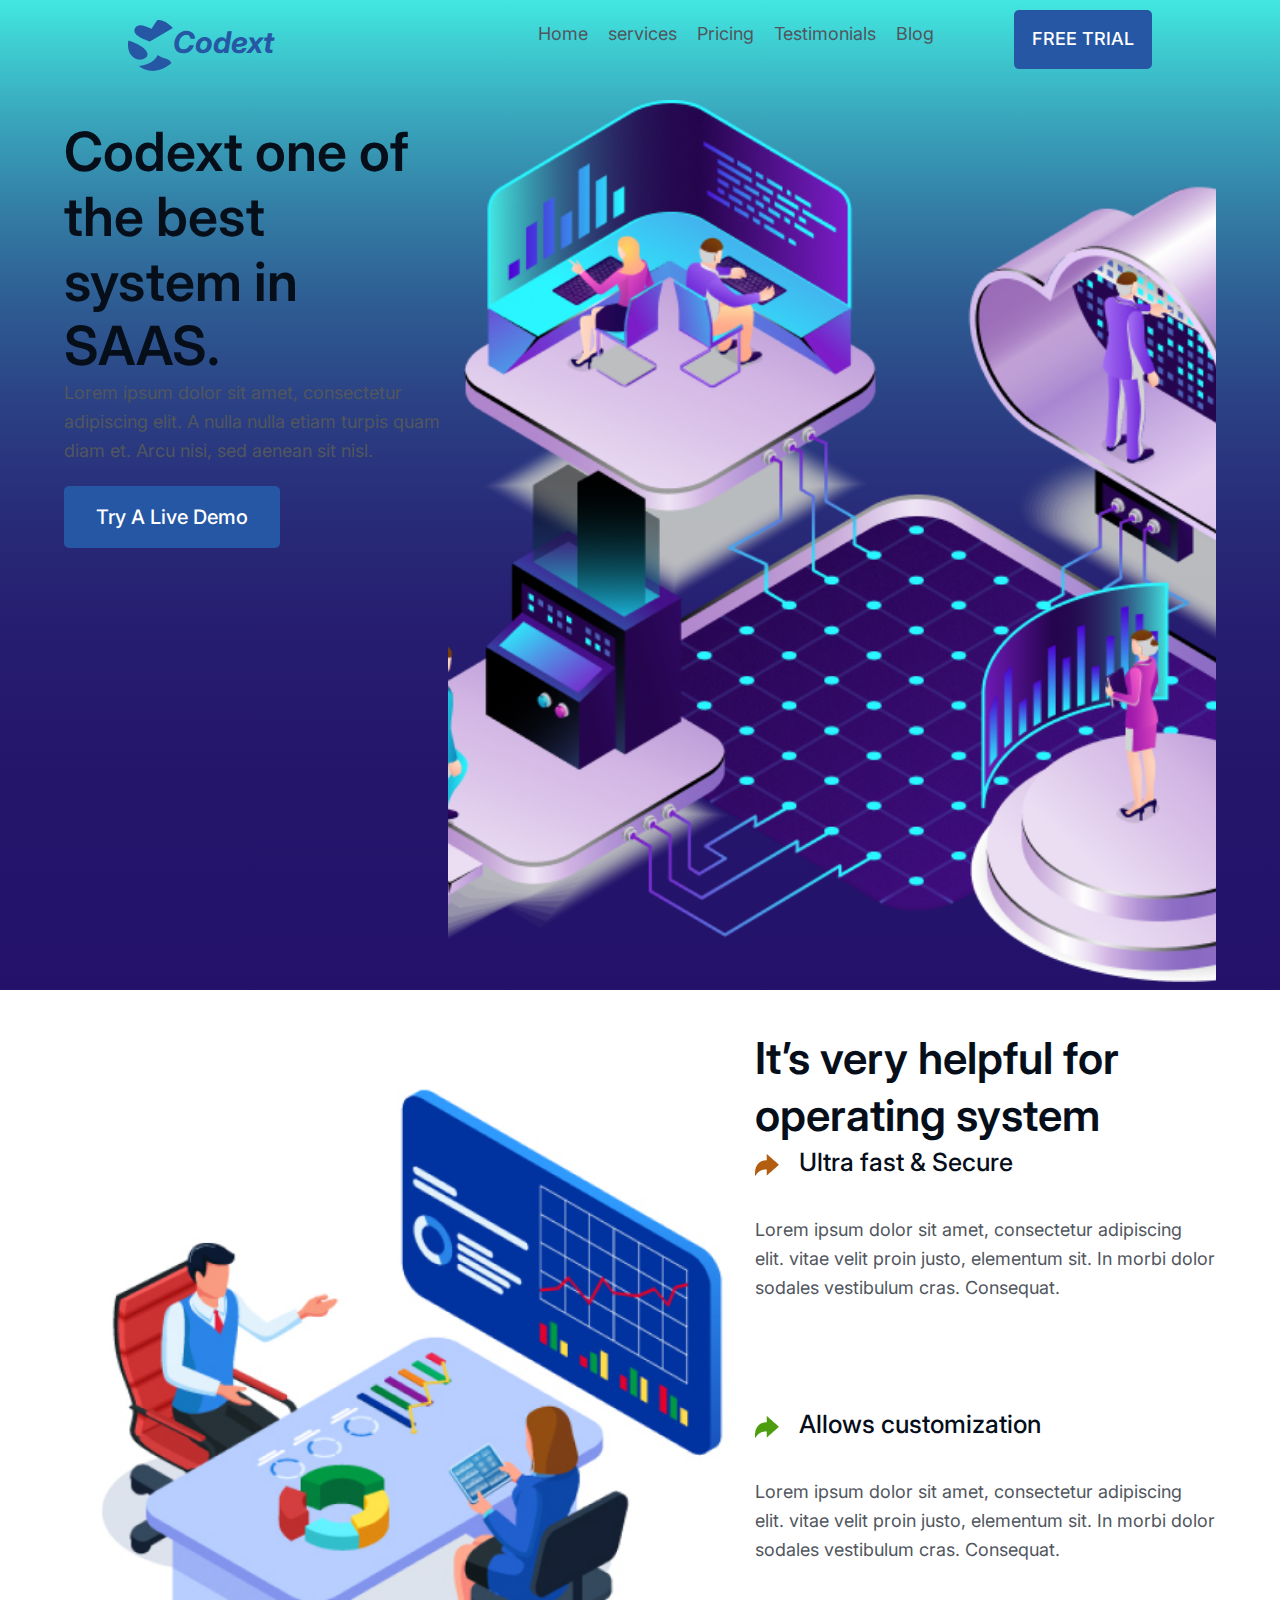
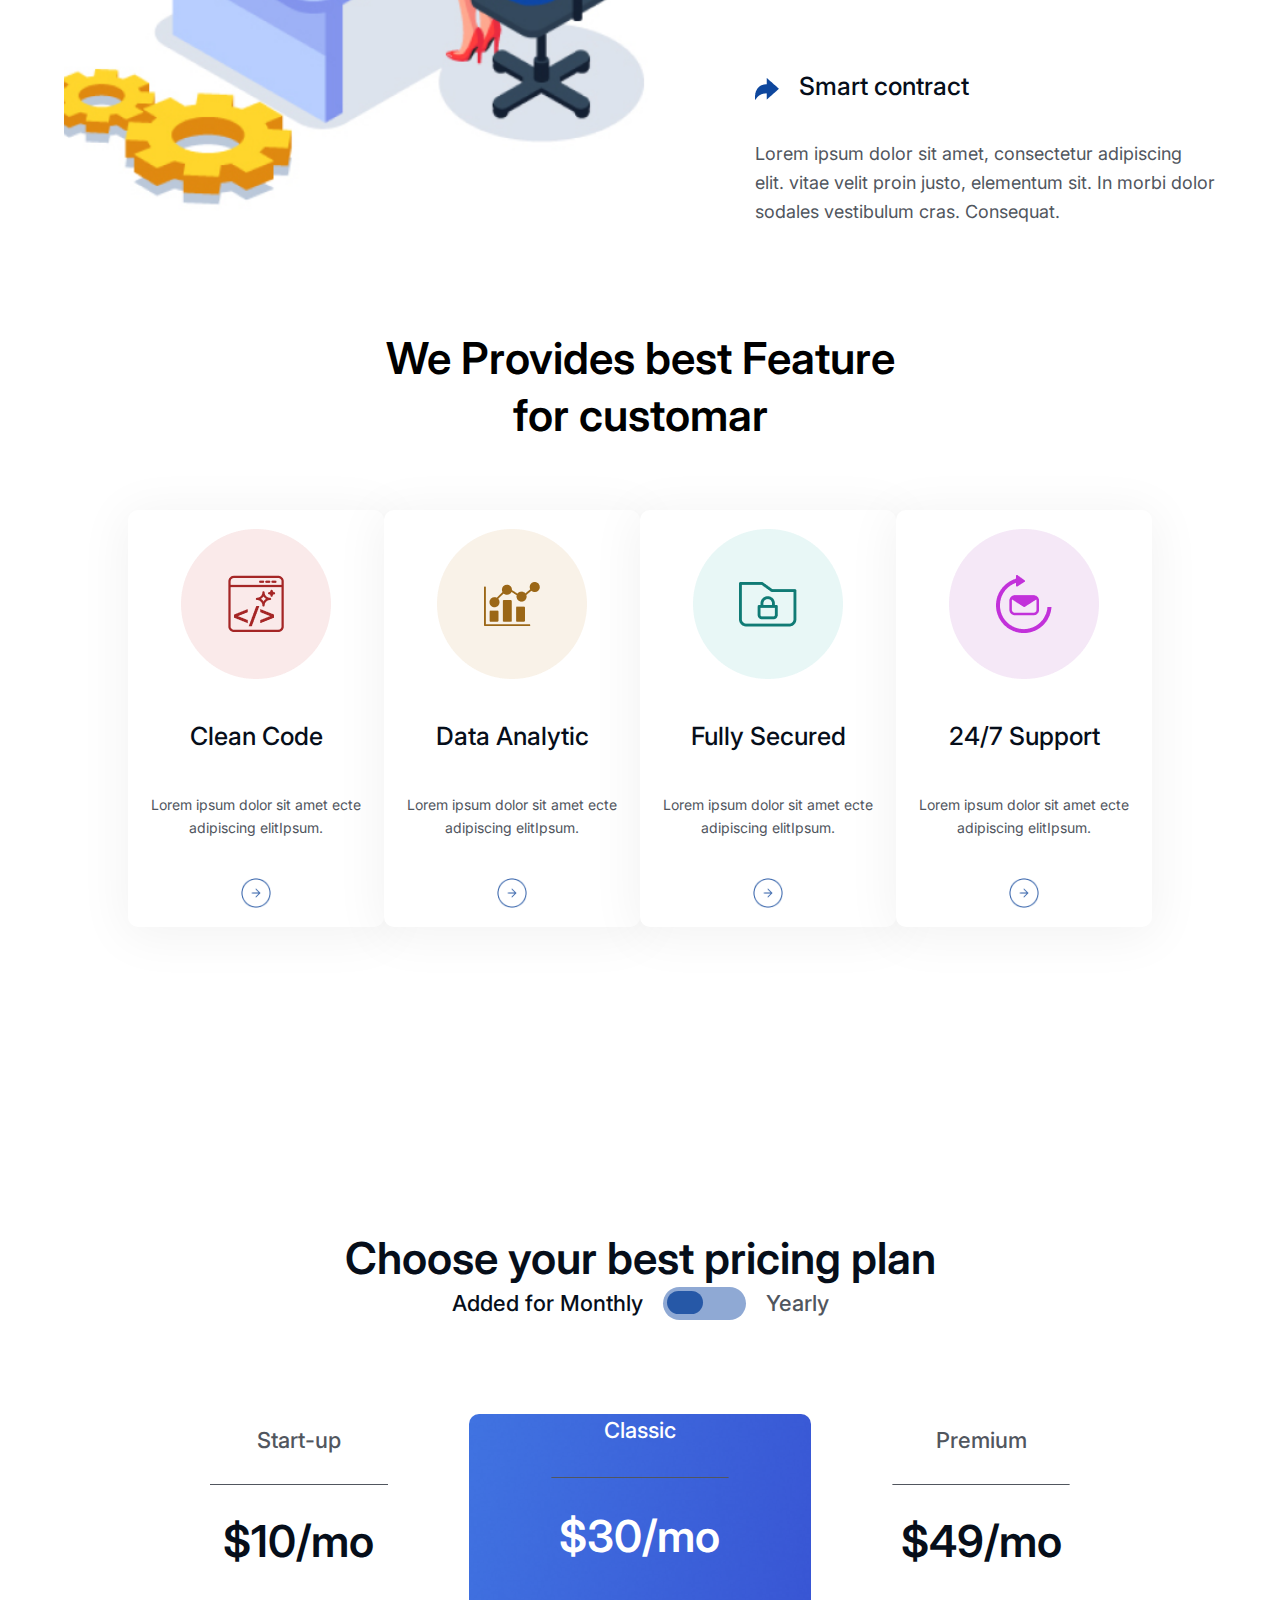
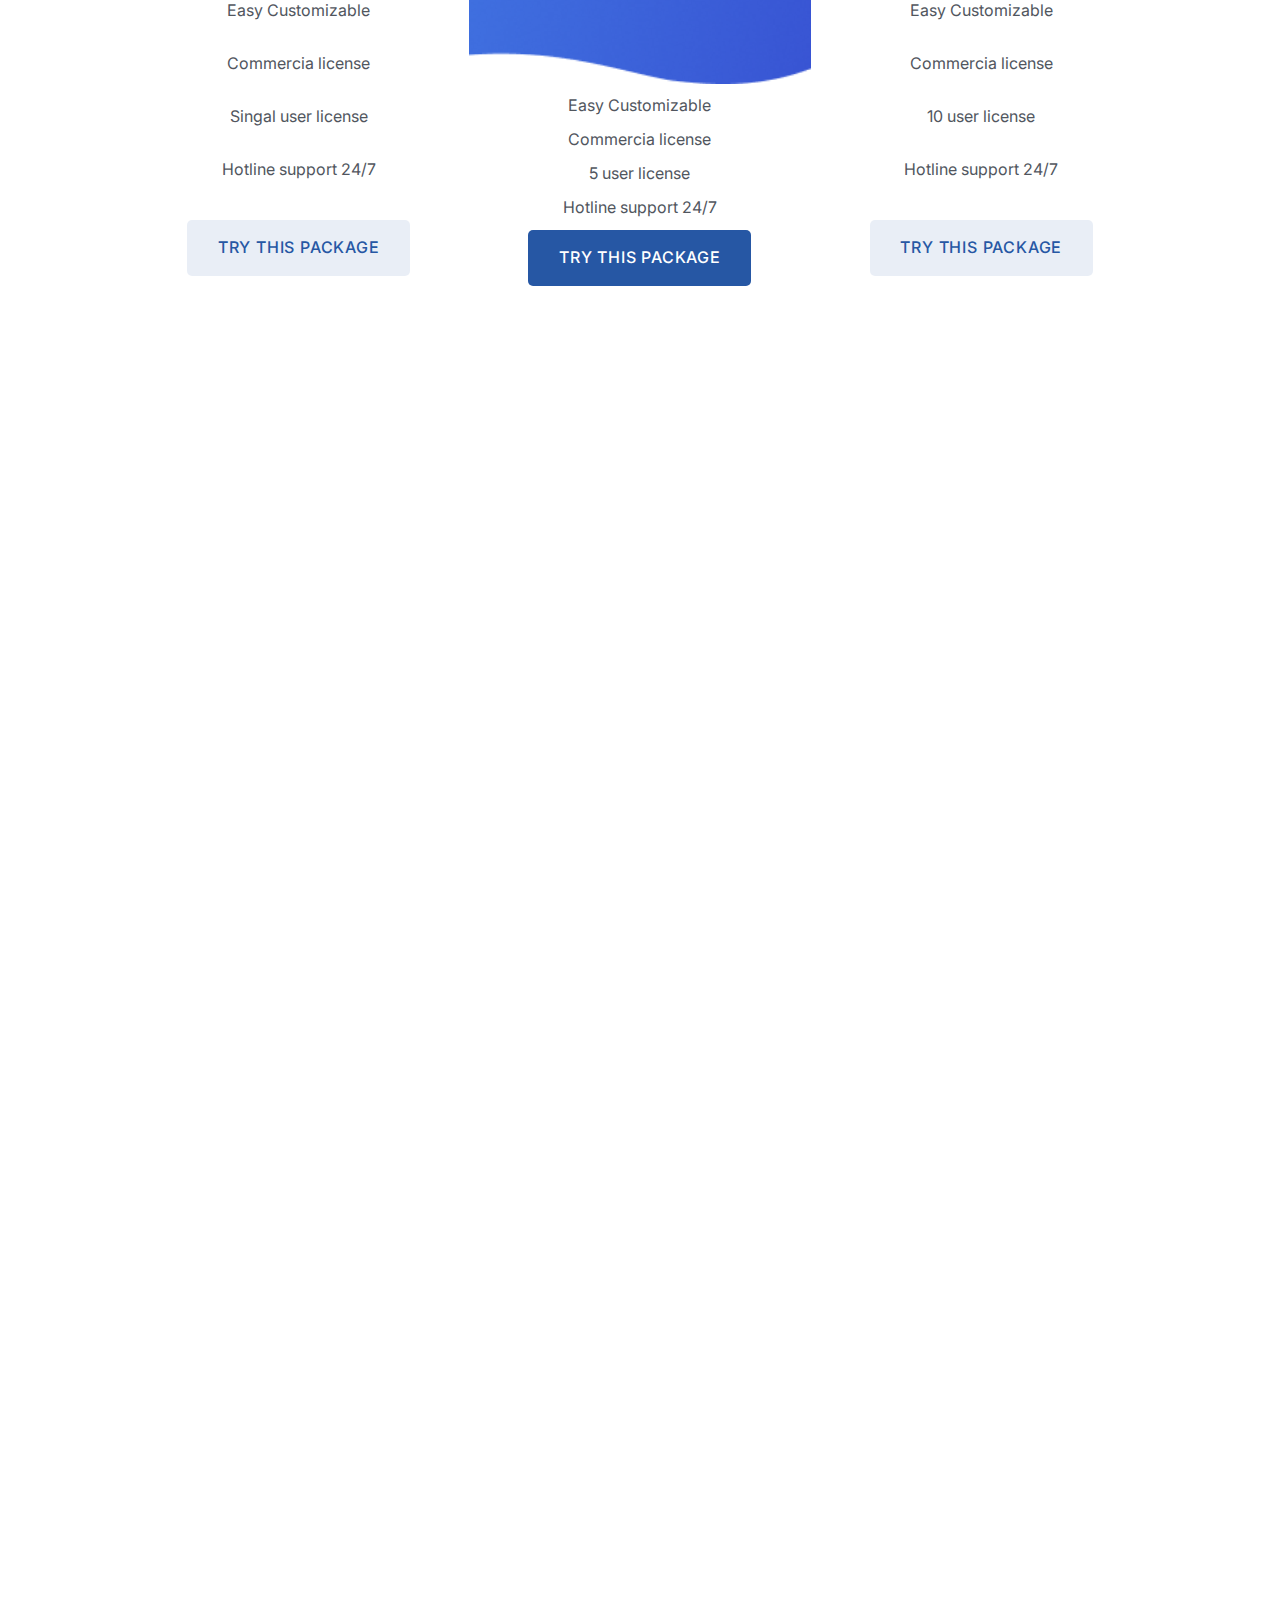
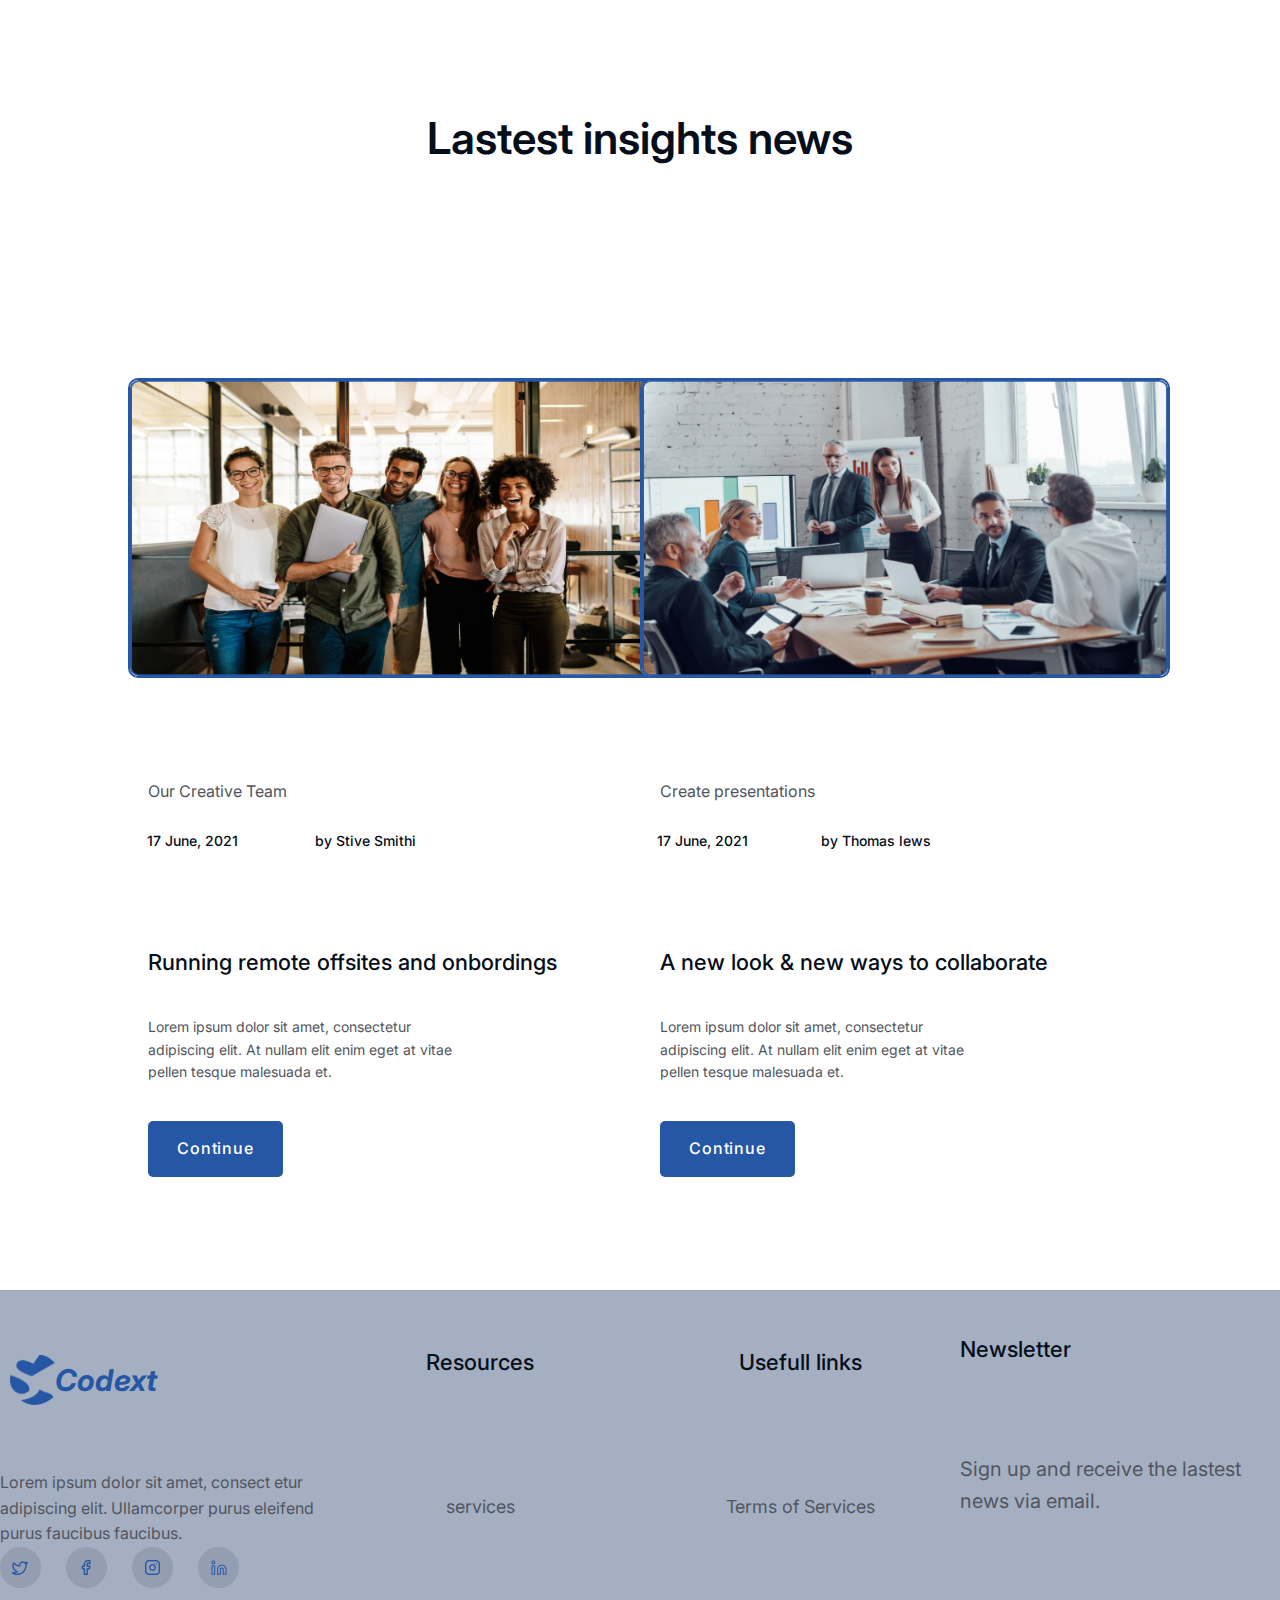
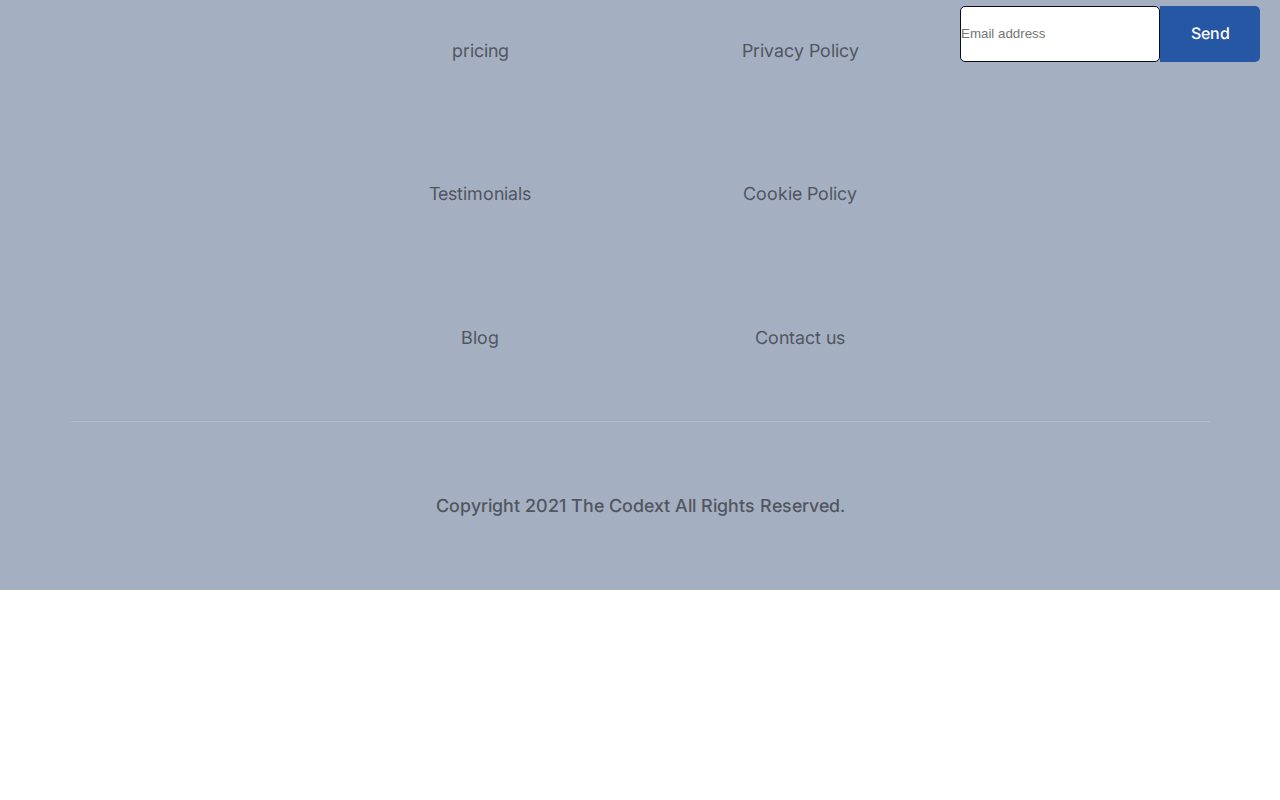
<file: codext/html/index.html>
<!DOCTYPE html>
<html lang="en">
  <head>
    <meta charset="UTF-8" />
    <meta name="descripton" content="Codext" />
    <meta name="keywords" content="SAAS,operating system" />
    <meta name="author" content="Hasanov Arif" />
    <meta name="viewport" content="width=device-width, initial-scale=1.0" />
    <link rel="stylesheet" href="../css/style.css" />
    <link rel="preconnect" href="https://fonts.googleapis.com" />
    <link rel="preconnect" href="https://fonts.gstatic.com" crossorigin />
    <link
      href="https://fonts.googleapis.com/css2?family=DM+Sans:opsz@9..40&family=Graduate&family=Inter&family=Montserrat&family=Plus+Jakarta+Sans:ital@0;1&family=Poppins&family=Roboto&family=Rufina&display=swap"
      rel="stylesheet"
    />
    <title>Codext</title>
  </head>
  <body>
    <section class="container">
      <header class="header">
        <nav class="navbar">
          <div class="left-nav">
            <img src="../Group 367.png" alt="" />
            <h2>Codext</h2>
          </div>
          <div class="right-nav">
            <ul class="list">
              <li><a href="Home">Home</a></li>
              <li><a href="services">services</a></li>
              <li><a href="Pricing">Pricing</a></li>
              <li><a href="Testimonials">Testimonials</a></li>
              <li><a href="Blog">Blog</a></li>
            </ul>
            <a class="free-trial" href="FREE TRIAL">FREE TRIAL</a>
          </div>
        </nav>
        <div class="bottom-header">
          <div class="left-header">
            <h1>Codext one of the best system in SAAS.</h1>
            <p>
              Lorem ipsum dolor sit amet, consectetur adipiscing elit. A nulla
              nulla etiam turpis quam diam et. Arcu nisi, sed aenean sit nisl.
            </p>
            <a href="Try A Live Demo">Try A Live Demo</a>
          </div>
          <div class="right-header"></div>
        </div>
      </header>
      <section class="operating-system">
        <div class="left-system"></div>
        <div class="right-system">
          <h2 class="helpful">It’s very helpful for operating system</h2>
          <div class="fast">
            <div class="top-fast">
              <img src="../Vector.png" alt="" />
              <h2>Ultra fast & Secure</h2>
            </div>
            <p>
              Lorem ipsum dolor sit amet, consectetur adipiscing elit. vitae
              velit proin justo, elementum sit. In morbi dolor sodales
              vestibulum cras. Consequat.
            </p>
          </div>
          <div class="allows">
            <div class="customization">
              <img src="../green vector.png" alt="" />
              <h2>Allows customization</h2>
            </div>
            <p>
              Lorem ipsum dolor sit amet, consectetur adipiscing elit. vitae
              velit proin justo, elementum sit. In morbi dolor sodales
              vestibulum cras. Consequat.
            </p>
          </div>
          <div class="smart">
            <div class="contract">
              <img src="../blue vector.png" alt="" />
              <h2>Smart contract</h2>
            </div>
            <p>
              Lorem ipsum dolor sit amet, consectetur adipiscing elit. vitae
              velit proin justo, elementum sit. In morbi dolor sodales
              vestibulum cras. Consequat.
            </p>
          </div>
        </div>
      </section>
      <section class="best-feature">
        <div class="top-feature">
          <h2>We Provides best Feature for customar</h2>
        </div>
        <div class="bottom-feature">
          <div>
            <img src="../Group 411.png" alt="" />
            <h2>Clean Code</h2>
            <p>Lorem ipsum dolor sit amet ecte adipiscing elitIpsum.</p>
            <img class="logo" src="../Group 9.png" alt="" />
          </div>
          <div>
            <img src="../Group 412.png" alt="" />
            <h2>Data Analytic</h2>
            <p>Lorem ipsum dolor sit amet ecte adipiscing elitIpsum.</p>
            <img class="logo" src="../Group 9.png" alt="" />
          </div>
          <div>
            <img src="../Group 413.png" alt="" />
            <h2>Fully Secured</h2>
            <p>Lorem ipsum dolor sit amet ecte adipiscing elitIpsum.</p>
            <img class="logo" src="../Group 9.png" alt="" />
          </div>
          <div>
            <img src="../Group 414.png" alt="" />
            <h2>24/7 Support</h2>
            <p>Lorem ipsum dolor sit amet ecte adipiscing elitIpsum.</p>
            <img class="logo" src="../Group 9.png" alt="" />
          </div>
        </div>
      </section>
      <section class="pricing-plan">
        <div class="top-plan">
          <h2>Choose your best pricing plan</h2>
          <div class="info">
            <p class="monthly">Added for Monthly</p>
            <div class="choose">
              <p class="whitch-one"></p>
            </div>
            <p class="yearly">Yearly</p>
          </div>
        </div>
        <div class="bottom-plan">
          <div class="start-up">
            <p class="start">Start-up</p>
            <img src="../Line 2.png" alt="" />
            <h2>$10/mo</h2>
            <p class="options">Easy Customizable</p>
            <p class="options">Commercia license</p>
            <p class="options">Singal user license</p>
            <p class="options">Hotline support 24/7</p>
            <a href="TRY THIS PACKAGE">TRY THIS PACKAGE</a>
          </div>
          <div class="classic">
            <div class="image">
              <p>Classic</p>
              <img src="../Line 2.png" alt="" />
              <h2>$30/mo</h2>
            </div>
            <p class="options">Easy Customizable</p>
            <p class="options">Commercia license</p>
            <p class="options">5 user license</p>
            <p class="options">Hotline support 24/7</p>
            <a href="TRY THIS PACKAGE">TRY THIS PACKAGE</a>
          </div>
          <div class="premium">
            <p>Premium</p>
            <img src="../Line 2.png" alt="" />
            <h2>$49/mo</h2>

            <p class="options">Easy Customizable</p>
            <p class="options">Commercia license</p>
            <p class="options">10 user license</p>
            <p class="options">Hotline support 24/7</p>
            <a href="TRY THIS PACKAGE">TRY THIS PACKAGE</a>
          </div>
        </div>
      </section>
      <section class="user-review"></section>
      <section class="news">
        <div class="top-news">
          <h2>Lastest insights news</h2>
        </div>
        <div class="bottom-news">
          <div class="creative-team">
            <div class="image"><img src="../Rectangle 33.png" alt="" /></div>
            <p class="team">Our Creative Team</p>
            <div class="information">
              <p>17 June, 2021</p>
              <p>by Stive Smithi</p>
            </div>
            <h2>Running remote offsites and onbordings</h2>
            <div class="explanation">
              <p>
                Lorem ipsum dolor sit amet, consectetur adipiscing elit. At
                nullam elit enim eget at vitae pellen tesque malesuada et.
              </p>
            </div>
            <a href="Continue">Continue</a>
          </div>
          <div class="new-look">
            <div class="image"><img src="../Rectangle 34.png" alt="" /></div>
            <p class="presentation">Create presentations</p>
            <div class="information">
              <p>17 June, 2021</p>
              <p>by Thomas lews</p>
            </div>
            <h2>A new look & new ways to collaborate</h2>
            <div class="explanation">
              <p>
                Lorem ipsum dolor sit amet, consectetur adipiscing elit. At
                nullam elit enim eget at vitae pellen tesque malesuada et.
              </p>
            </div>
            <a href="Continue">Continue</a>
          </div>
        </div>
      </section>
      <footer class="footer">
        <div class="top-footer">
          <div class="left-footer">
            <div class="image">
              <img src="../Group 367.png" alt="" />
              <h2>Codext</h2>
            </div>
            <p class="information">
              Lorem ipsum dolor sit amet, consect etur adipiscing elit.
              Ullamcorper purus eleifend purus faucibus faucibus.
            </p>
            <img src="../Group 361.png" alt="" />
          </div>
          <div class="resources">
            <h2>Resources</h2>
            <p class="options">services</p>
            <p class="options">pricing</p>
            <p class="options">Testimonials</p>
            <p class="options">Blog</p>
          </div>
          <div class="usefull-links">
            <h2>Usefull links</h2>
            <p class="options">Terms of Services</p>
            <p class="options">Privacy Policy</p>
            <p class="options">Cookie Policy</p>
            <p class="options">Contact us</p>
          </div>
          <div class="newsletters">
            <h2>Newsletter</h2>
            <p>Sign up and receive the lastest news via email.</p>
            <div class="email">
              <input placeholder="Email address" type="email" />
              <a href="Send">Send</a>
            </div>
          </div>
        </div>
        <hr />
        <div class="bottom-footer">
          <p>Copyright 2021 The Codext All Rights Reserved.</p>
        </div>
      </footer>
    </section>
  </body>
</html>
</file>
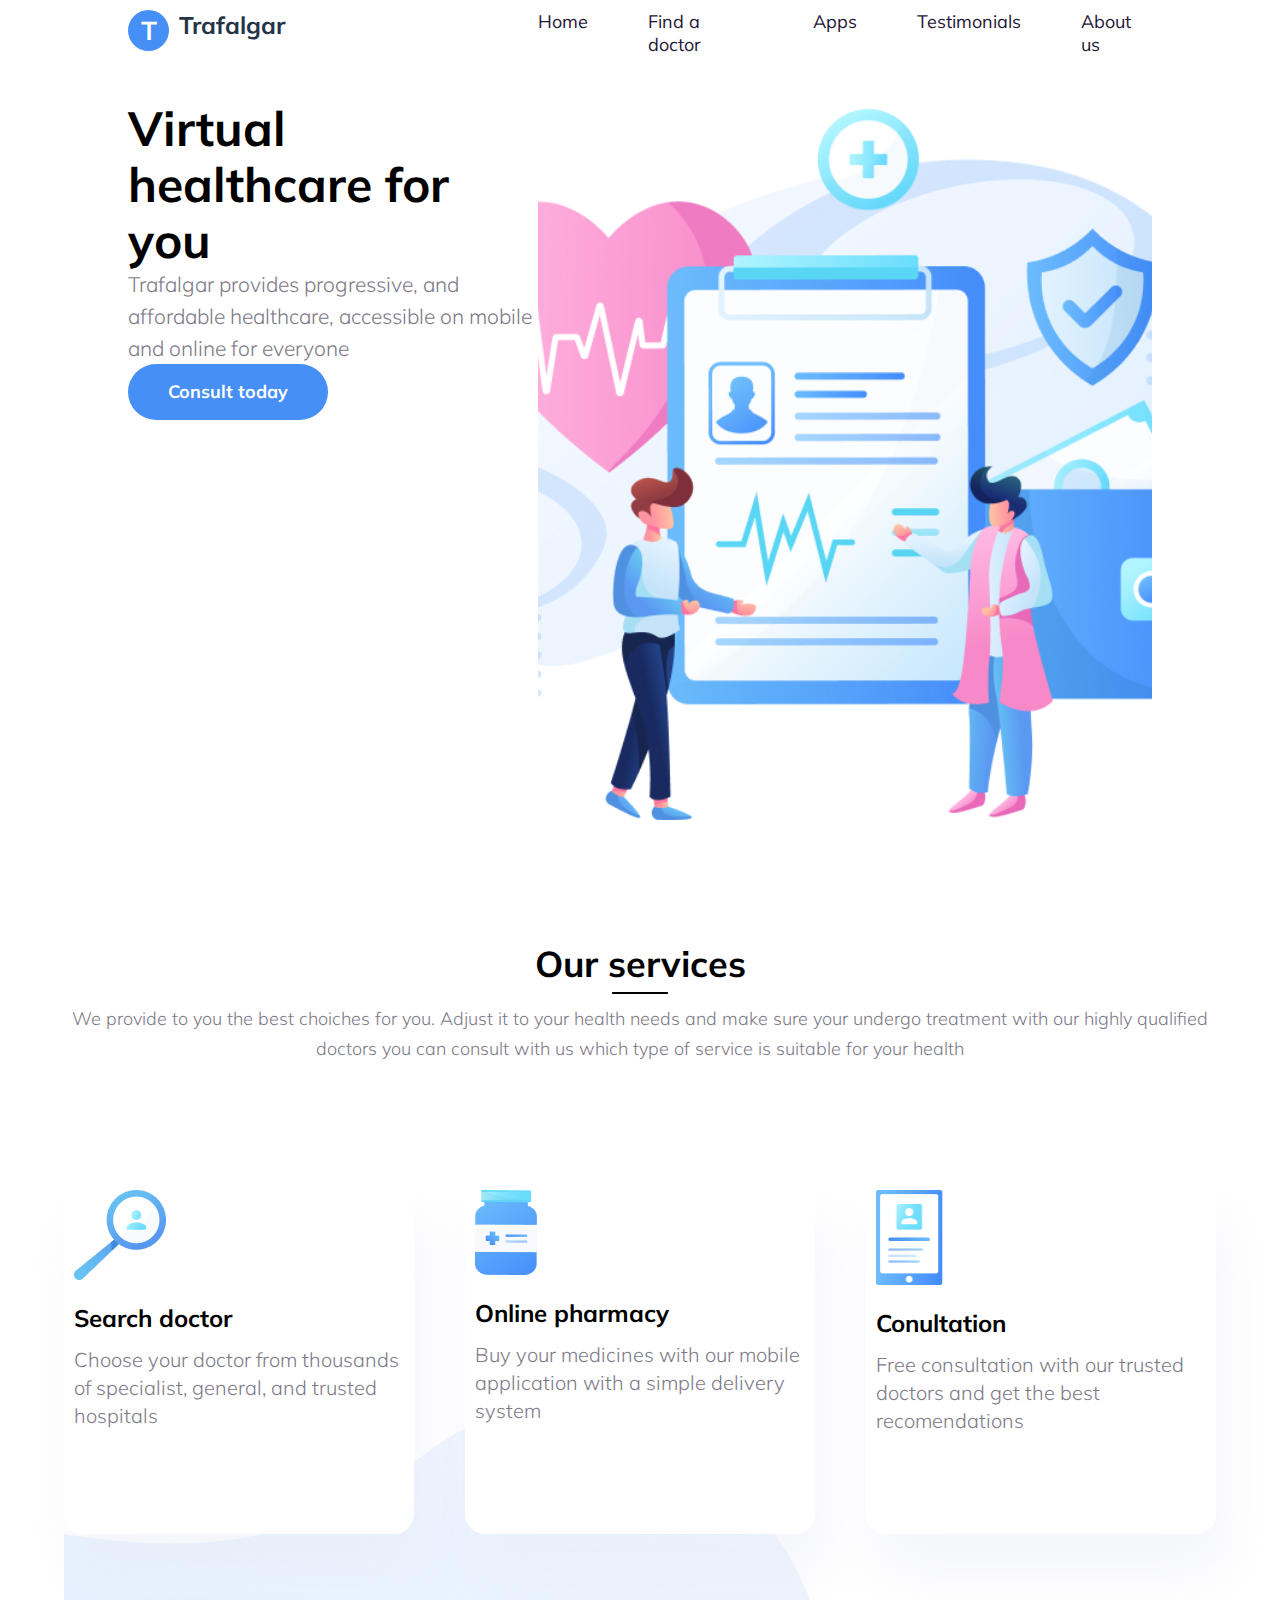
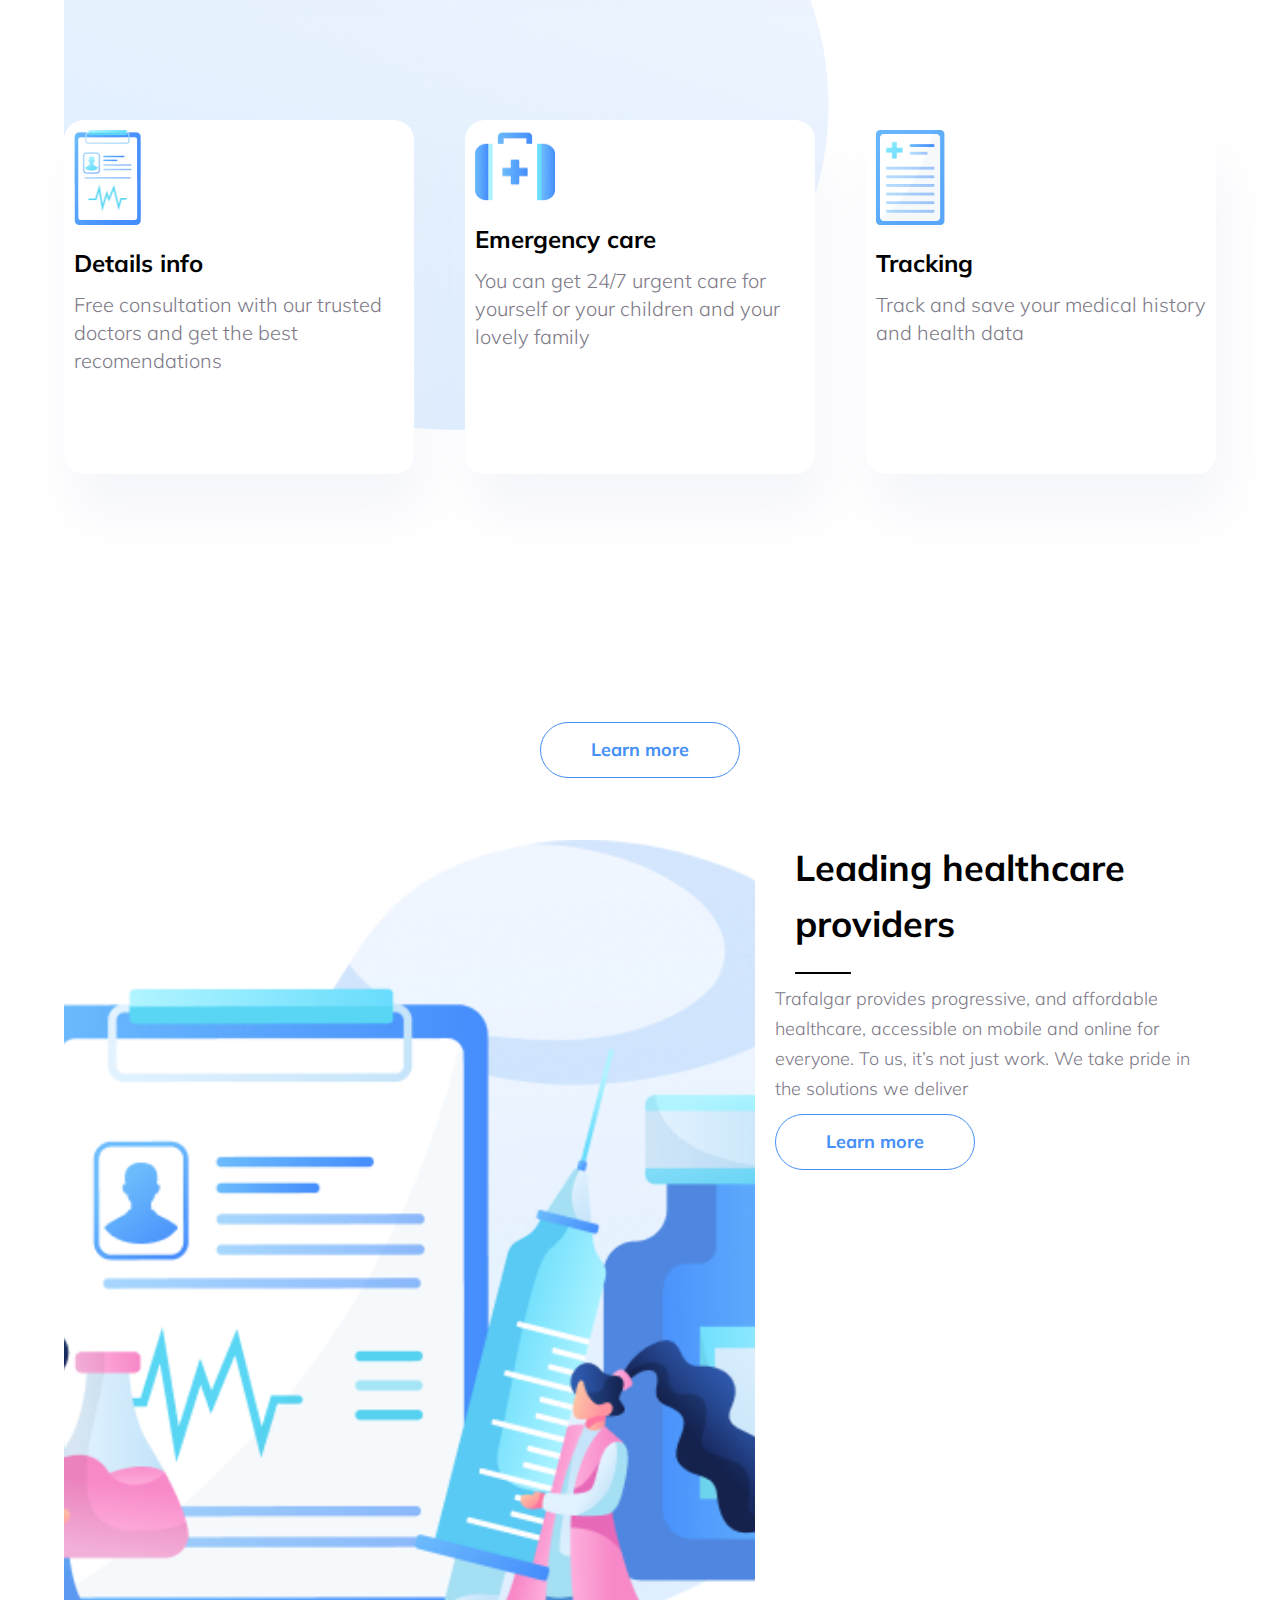
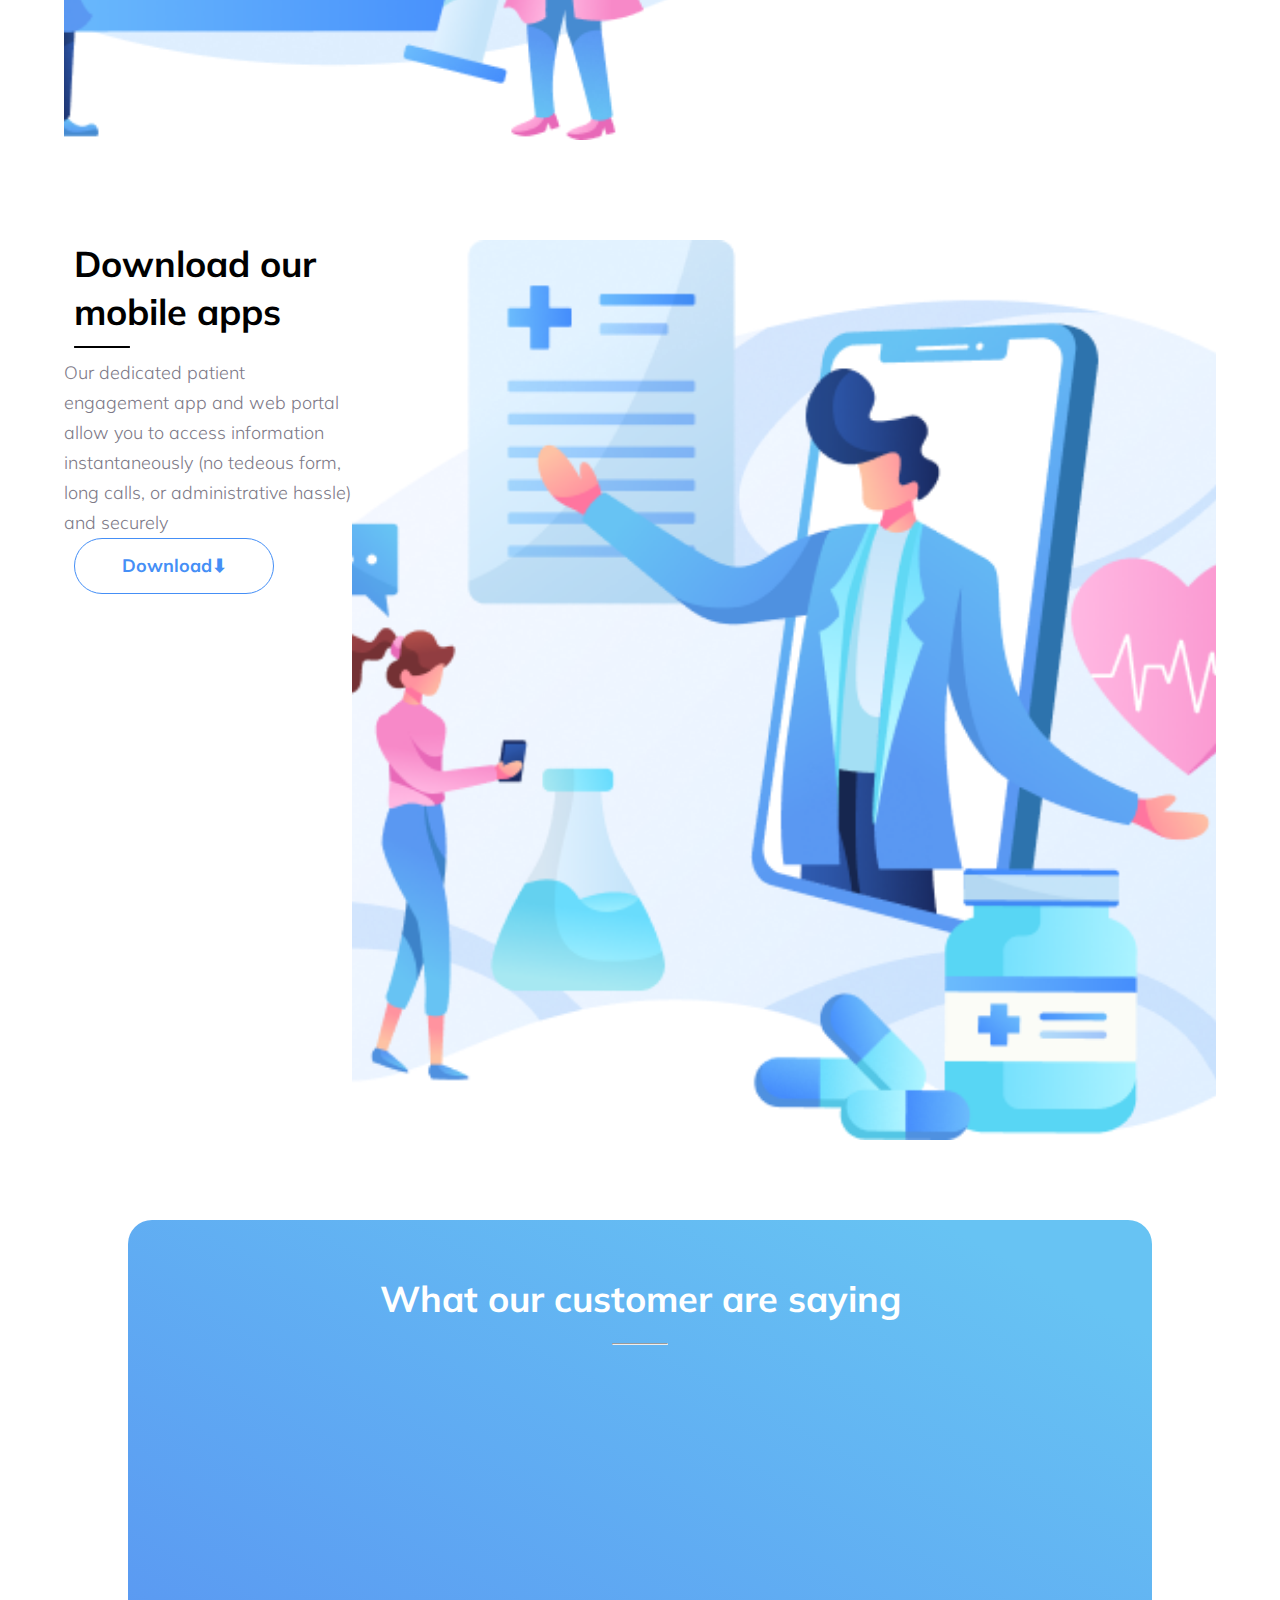
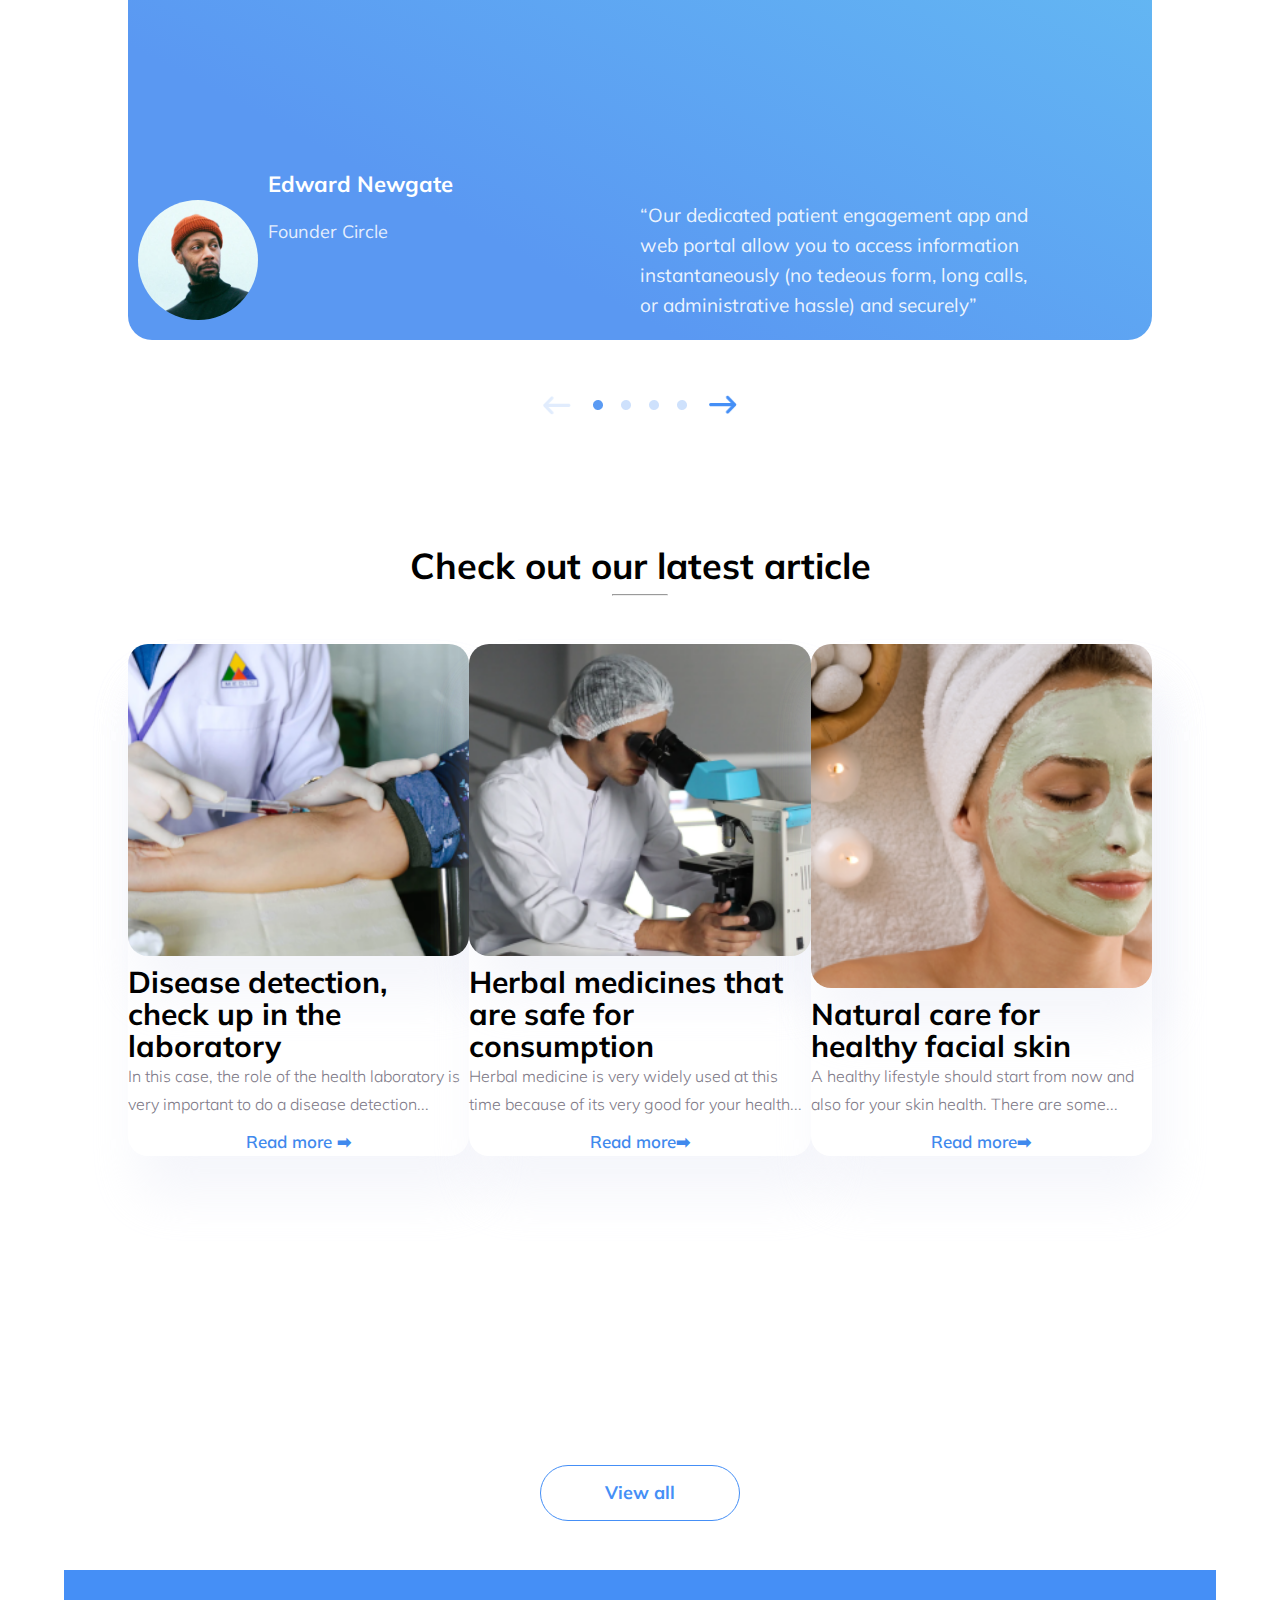
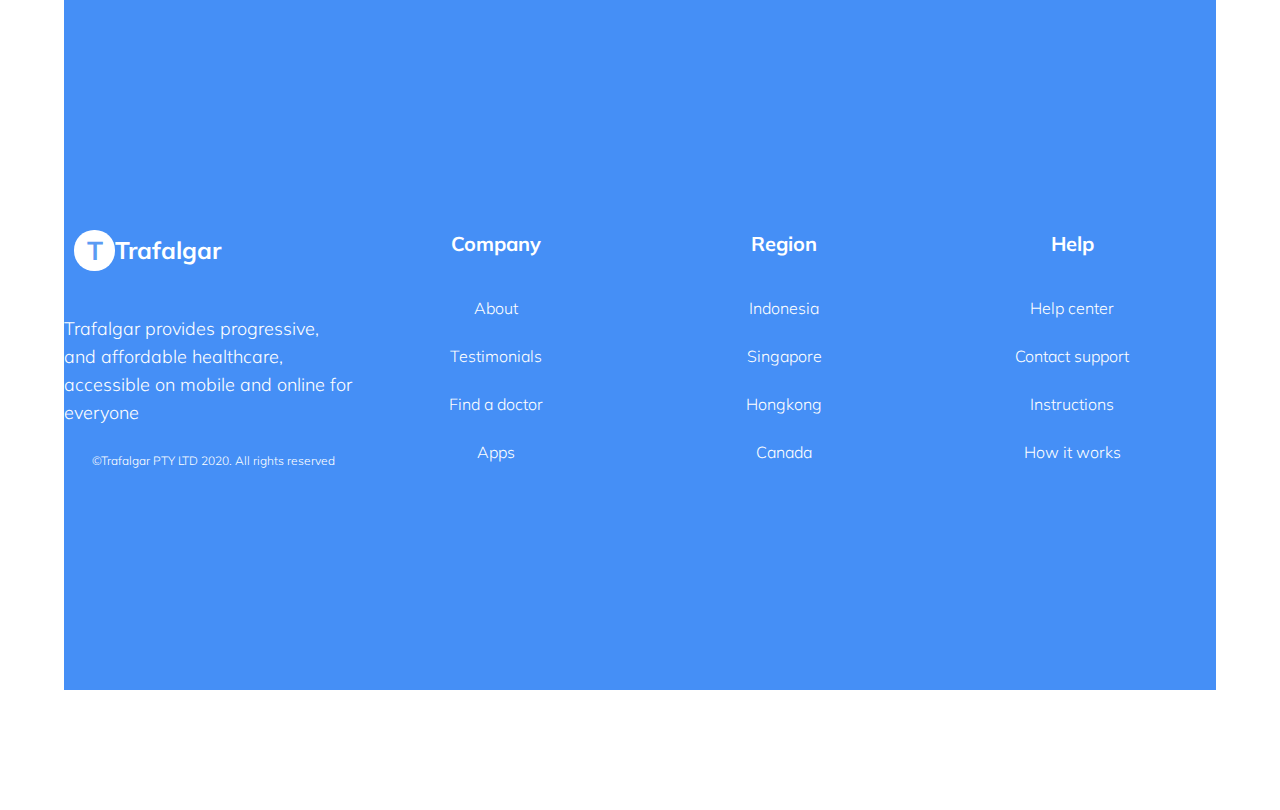
<file: healthcare/html/index.html>
<!DOCTYPE html>
<html lang="en">
  <head>
    <meta charset="UTF-8" />
    <meta name="description" content="Healthcare" />
    <meta name="keywords" content="virtual healthcare,online pharmacy" />
    <meta name="author" content="Hasanov Arif" />
    <meta name="viewport" content="width=device-width, initial-scale=1.0" />
    <title>Healthcare</title>
    <link rel="stylesheet" href="../css/style.css" />
    <link
      rel="stylesheet"
      href="https://fonts.googleapis.com/css?family=Muli"
    />
  </head>
  <body>
    <section class="container">
      <nav class="navbar">
        <div class="left-nav">
          <p class="logo">T</p>
          <p class="trafalgar">Trafalgar</p>
        </div>
        <div class="right-nav">
          <ul class="list">
            <li><a href="Home">Home</a></li>
            <li><a href="Find a doctor">Find a doctor</a></li>
            <li><a href="Apps">Apps</a></li>
            <li><a href="Testimonials">Testimonials</a></li>
            <li><a href="About us">About us</a></li>
          </ul>
        </div>
      </nav>
      <header class="header">
        <div class="left-header">
          <h1>Virtual healthcare for you</h1>
          <p>
            Trafalgar provides progressive, and affordable healthcare,
            accessible on mobile and online for everyone
          </p>
          <a href="Consult today">Consult today</a>
        </div>
        <div class="right-header"></div>
      </header>
      <main class="main">
        <div class="top-main">
          <h2>Our services</h2>
          <img src="../Rectangle 2.png" alt="" />
          <p>
            We provide to you the best choiches for you. Adjust it to your
            health needs and make sure your undergo treatment with our highly
            qualified doctors you can consult with us which type of service is
            suitable for your health
          </p>
        </div>
        <div class="center-main">
          <div class="search-doctor">
            <img src="../Frame (1).png" alt="" />
            <h2>Search doctor</h2>
            <p>
              Choose your doctor from thousands of specialist, general, and
              trusted hospitals
            </p>
          </div>
          <div class="online-pharmacy">
            <img src="../online pharmacy.png" alt="" />
            <h2>Online pharmacy</h2>
            <p>
              Buy your medicines with our mobile application with a simple
              delivery system
            </p>
          </div>
          <div class="consultation">
            <img src="../consultation.png" alt="" />
            <h2>Conultation</h2>
            <p>
              Free consultation with our trusted doctors and get the best
              recomendations
            </p>
          </div>
          <div class="details-info">
            <img src="../details.png" alt="" />
            <h2>Details info</h2>
            <p>
              Free consultation with our trusted doctors and get the best
              recomendations
            </p>
          </div>
          <div class="emergency-care">
            <img src="../emergency.png" alt="" />
            <h2>Emergency care</h2>
            <p>
              You can get 24/7 urgent care for yourself or your children and
              your lovely family
            </p>
          </div>
          <div class="tracking">
            <img src="../tracking.png" alt="" />
            <h2>Tracking</h2>
            <p>Track and save your medical history and health data</p>
          </div>
        </div>
      </main>
      <section class="learning"><a href="Learn more">Learn more</a></section>
      <section class="providers">
        <div class="left-providers"></div>
        <div class="right-providers">
          <h2>Leading healthcare providers</h2>
          <img src="../Rectangle 2.png" alt="" />
          <p>
            Trafalgar provides progressive, and affordable healthcare,
            accessible on mobile and online for everyone. To us, it’s not just
            work. We take pride in the solutions we deliver
          </p>
          <a href="Learn more">Learn more</a>
        </div>
      </section>
      <section class="mobile-app">
        <div class="left-mobile">
          <h2>Download our mobile apps</h2>
          <img src="../Rectangle 2.png" alt="" />
          <p>
            Our dedicated patient engagement app and web portal allow you to
            access information instantaneously (no tedeous form, long calls, or
            administrative hassle) and securely
          </p>
          <a href="Download⬇">Download⬇</a>
        </div>
        <div class="right-mobile"></div>
      </section>
      <section class="customer-opinion">
        <div class="top-customer">
          <h2>What our customer are saying</h2>
          <hr />
        </div>
        <div class="bottom-customer">
          <div class="left-side">
            <img src="../image 1.png" alt="" />
            <div class="customer-info">
              <h2>Edward Newgate</h2>
              <p>Founder Circle</p>
            </div>
          </div>
          <div class="right-side">
            <p>
              “Our dedicated patient engagement app and web portal allow you to
              access information instantaneously (no tedeous form, long calls,
              or administrative hassle) and securely”
            </p>
          </div>
        </div>
      </section>
      <section class="direction">
        <img class="left-direction" src="../left direction.png" alt="" />
        <img src="../slider.png" alt="" />
        <img src="../right-direction.png" alt="" />
      </section>
      <section class="latest-article">
        <div class="top-article">
          <h2>Check out our latest article</h2>
          <hr />
        </div>
        <div class="bottom-article">
          <div class="disease">
            <div class="image"></div>
            <h2>Disease detection, check up in the laboratory</h2>
            <p>
              In this case, the role of the health laboratory is very important
              to do a disease detection...
            </p>
            <a href="Read more ➡">Read more ➡</a>
          </div>
          <div class="herbal">
            <div class="image"></div>
            <h2>Herbal medicines that are safe for consumption</h2>
            <p>
              Herbal medicine is very widely used at this time because of its
              very good for your health...
            </p>
            <a href="Read more➡">Read more➡</a>
          </div>
          <div class="natural-care">
            <div class="image"></div>
            <h2>Natural care for healthy facial skin</h2>
            <p>
              A healthy lifestyle should start from now and also for your skin
              health. There are some...
            </p>
            <a href="Read more➡">Read more➡</a>
          </div>
        </div>
        <div class="last-article">
          <a href="View all">View all</a>
        </div>
      </section>
      <footer class="footer">
        <div class="left-footer">
          <div class="head">
            <p class="logo">T</p>
            <h2>Trafalgar</h2>
          </div>
          <p class="progressive">
            Trafalgar provides progressive, and affordable healthcare,
            accessible on mobile and online for everyone
          </p>
          <p class="finish">©Trafalgar PTY LTD 2020. All rights reserved</p>
        </div>
        <div class="company">
          <h2>Company</h2>
          <p>About</p>
          <p>Testimonials</p>
          <p>Find a doctor</p>
          <p>Apps</p>
        </div>
        <div class="region">
          <h2>Region</h2>
          <p>Indonesia</p>
          <p>Singapore</p>
          <p>Hongkong</p>
          <p>Canada</p>
        </div>
        <div class="help">
          <h2>Help</h2>
          <p>Help center</p>
          <p>Contact support</p>
          <p>Instructions</p>
          <p>How it works</p>
        </div>
      </footer>
    </section>
  </body>
</html>
</file>
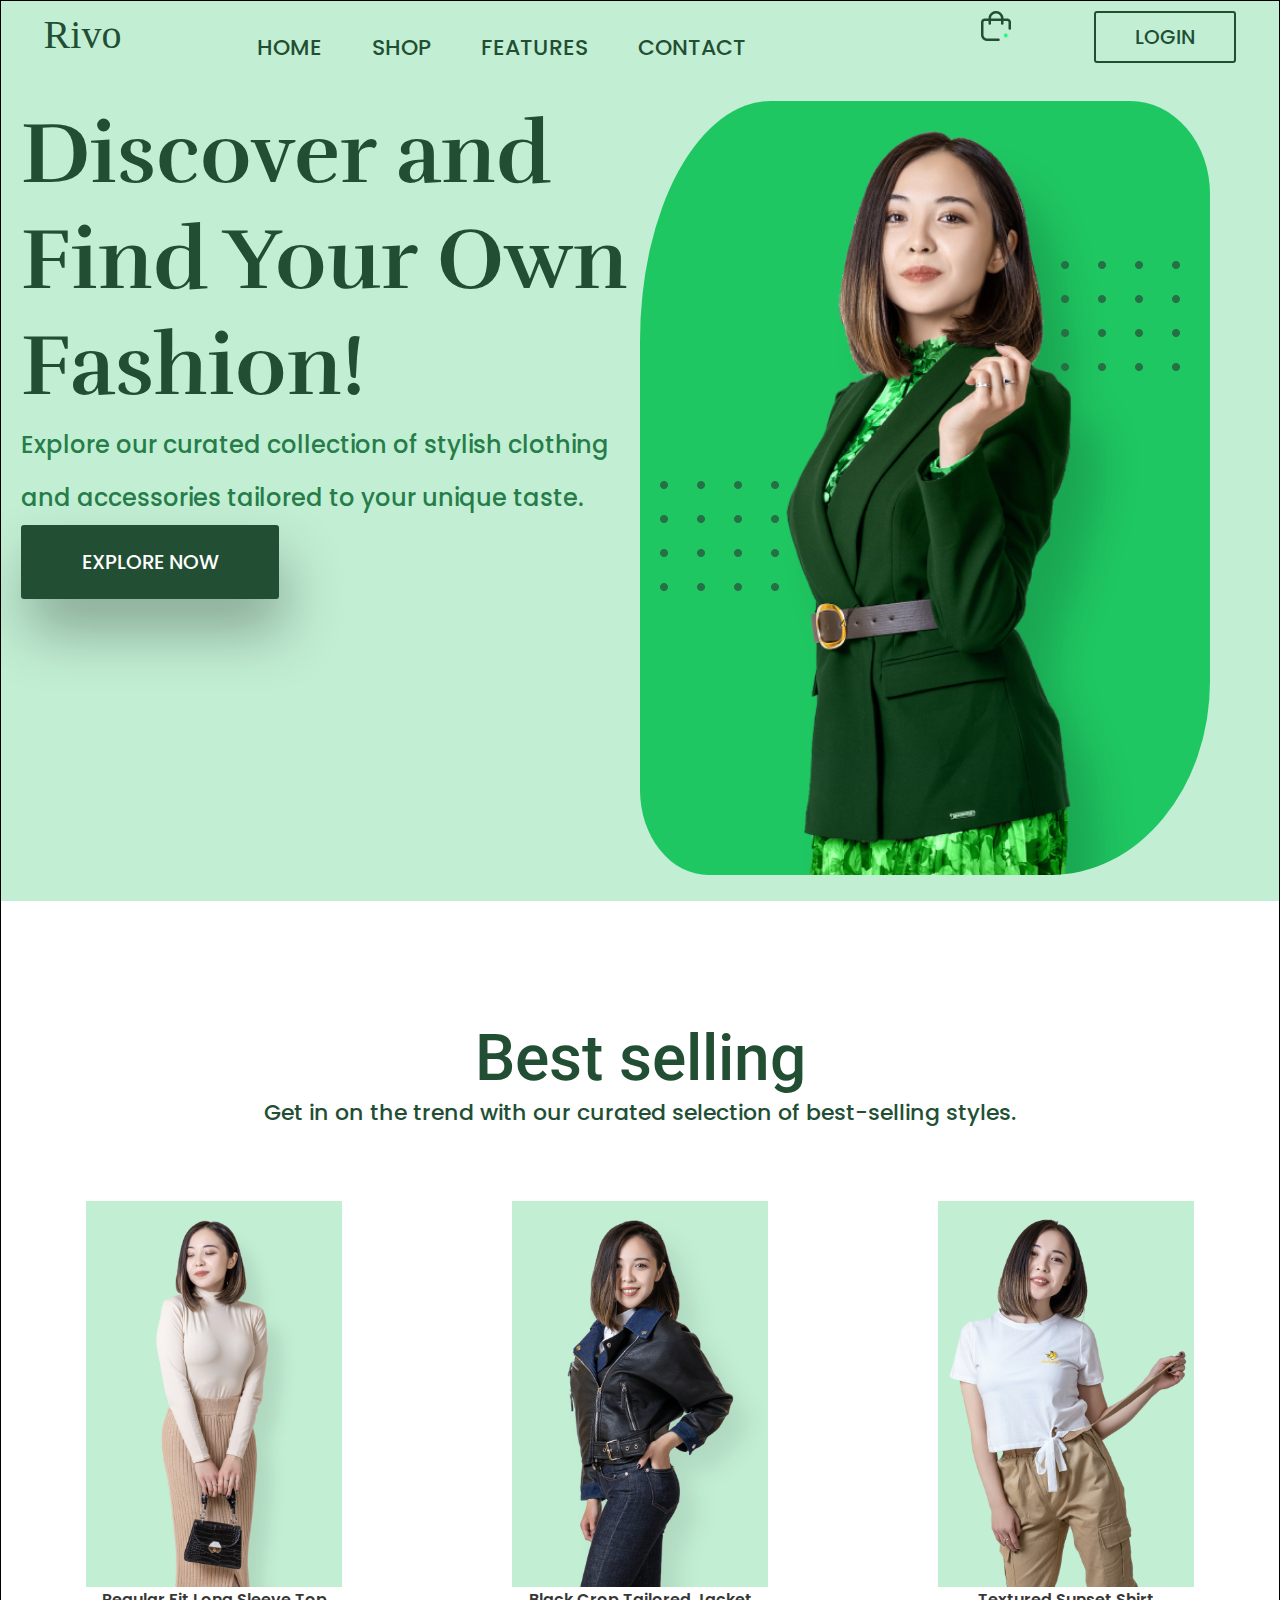
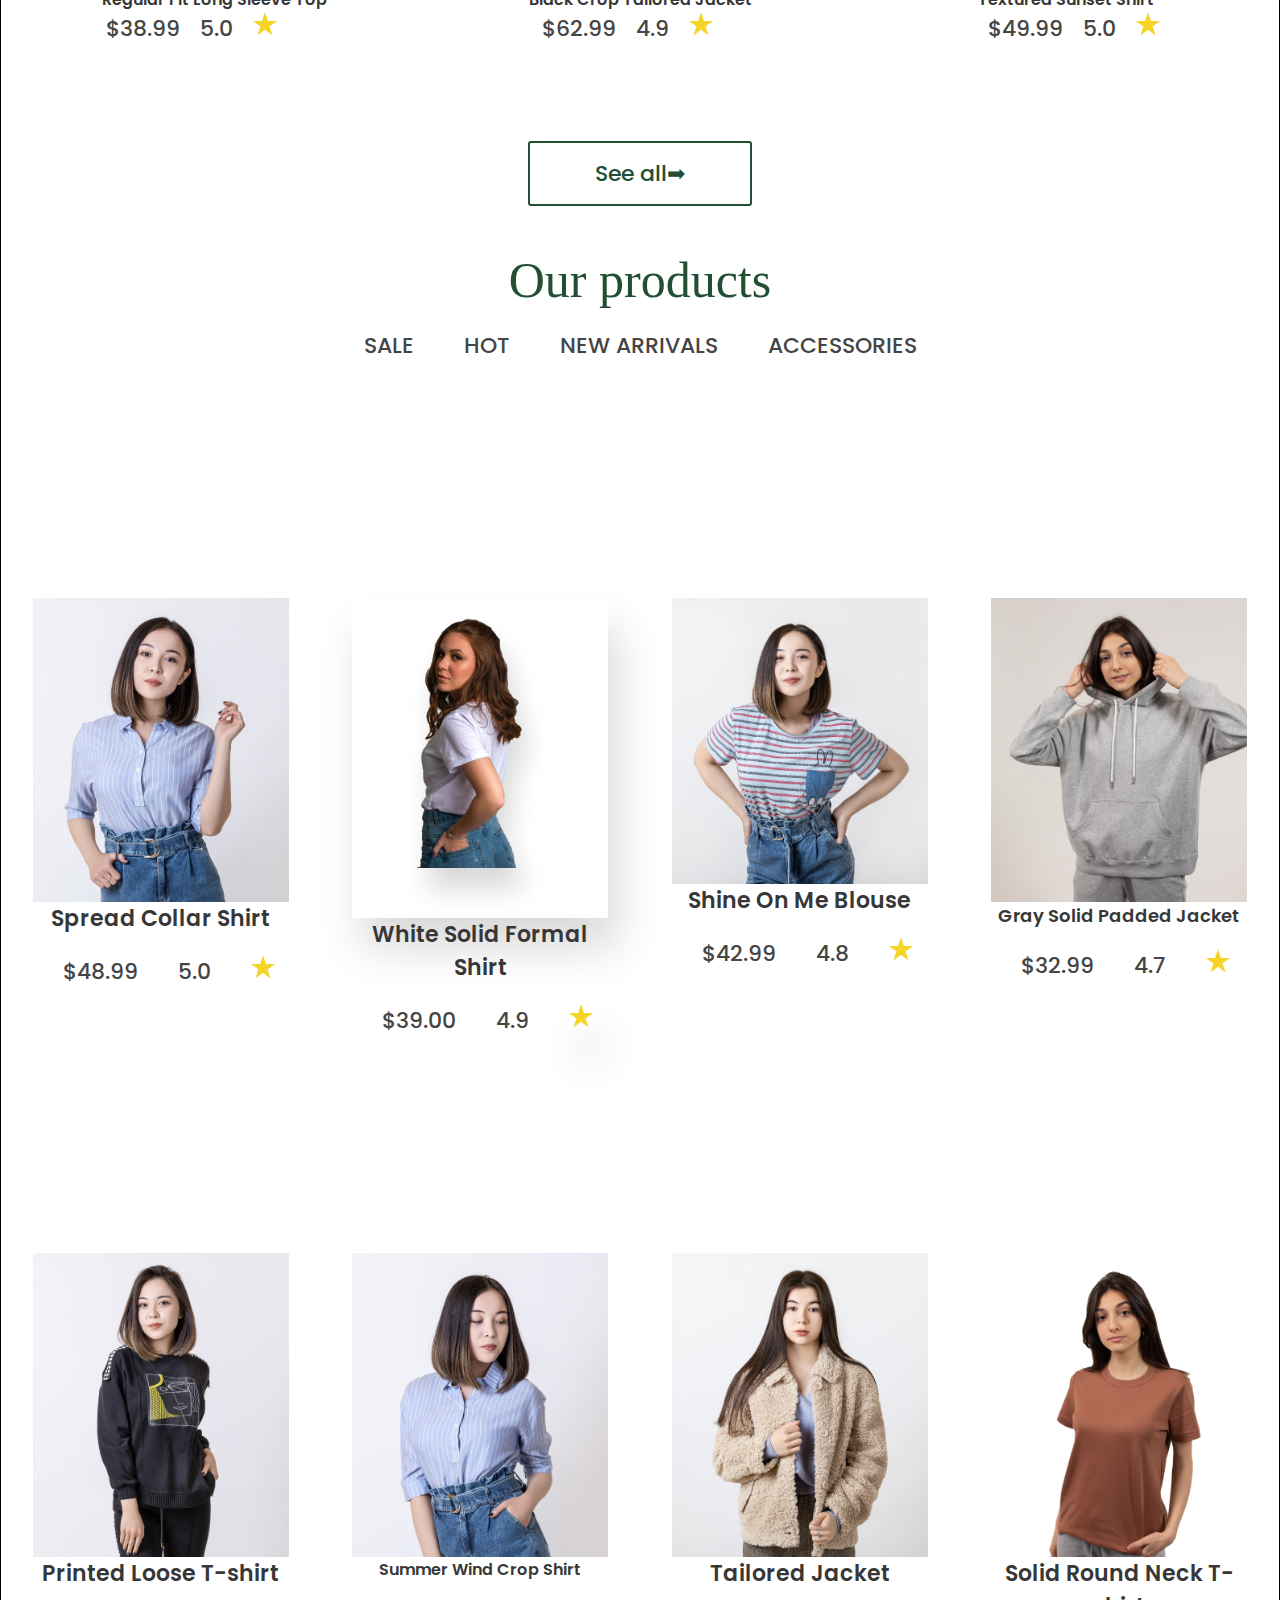
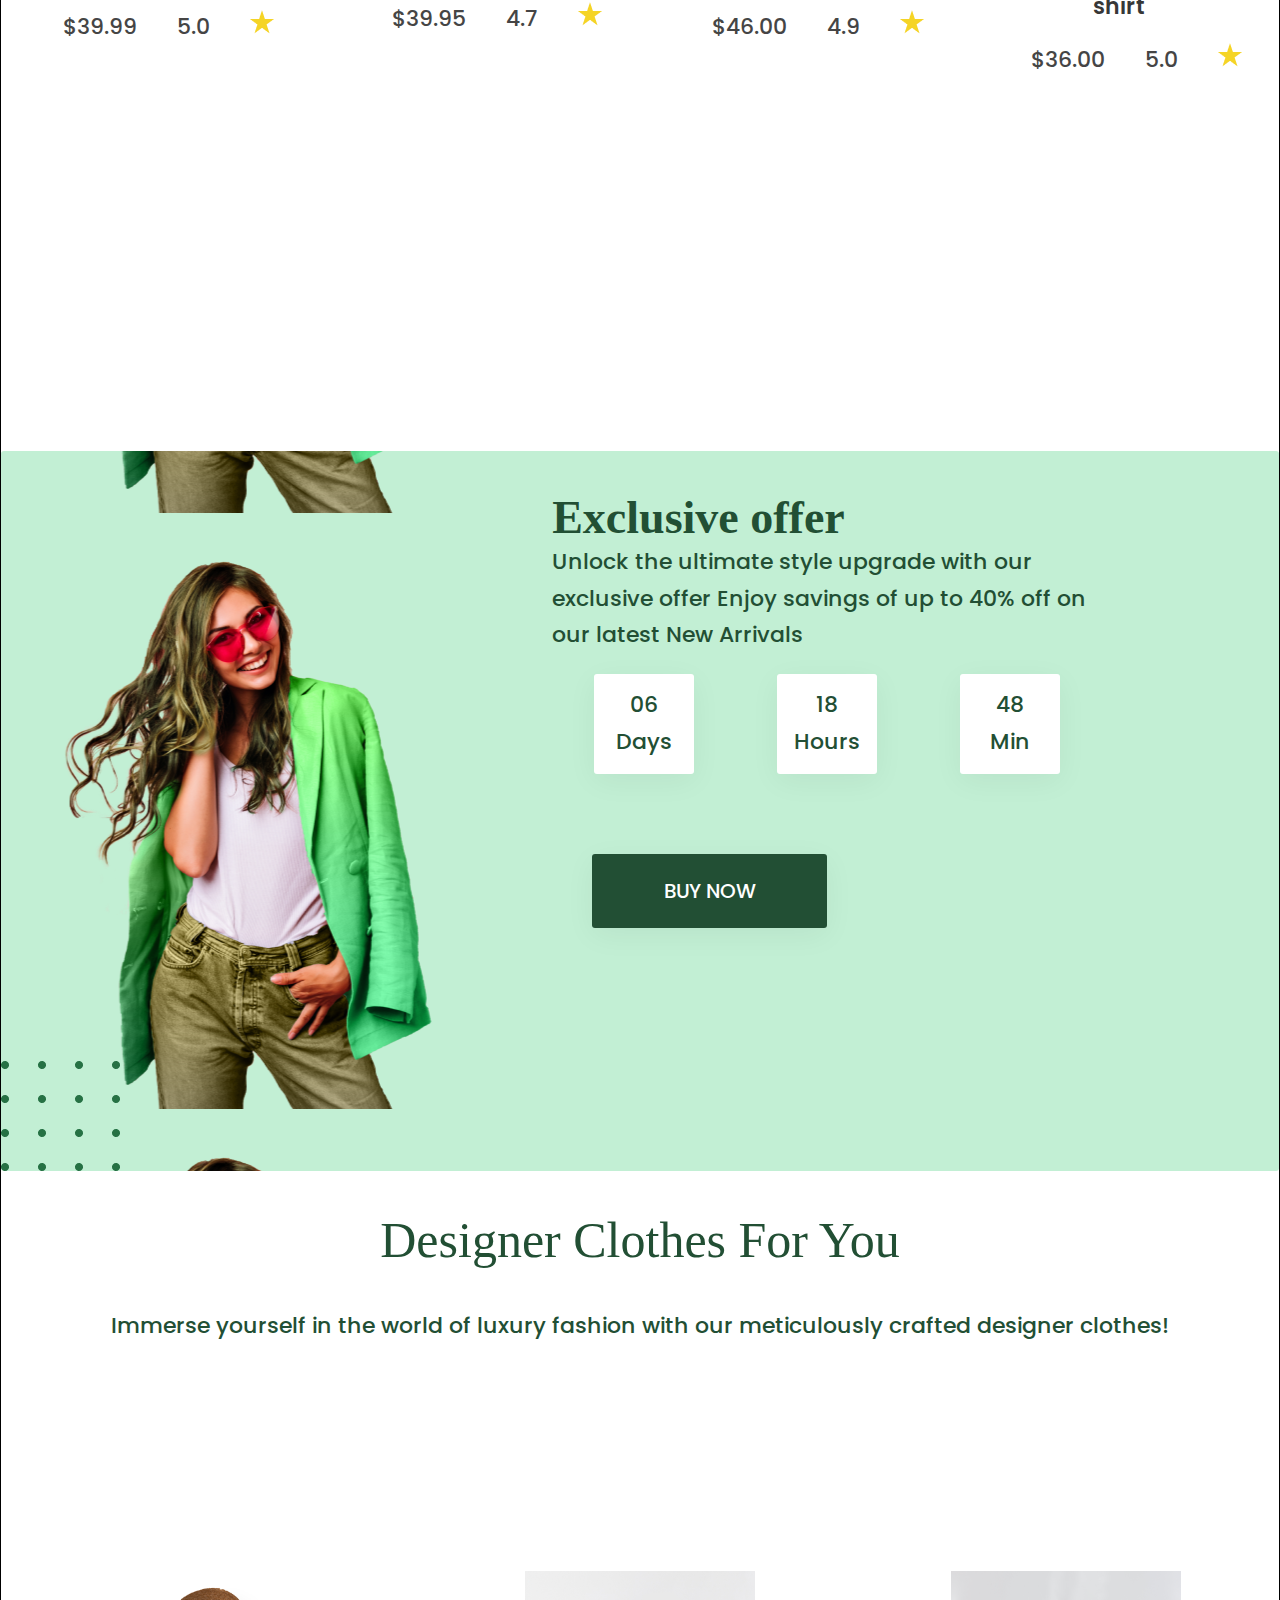
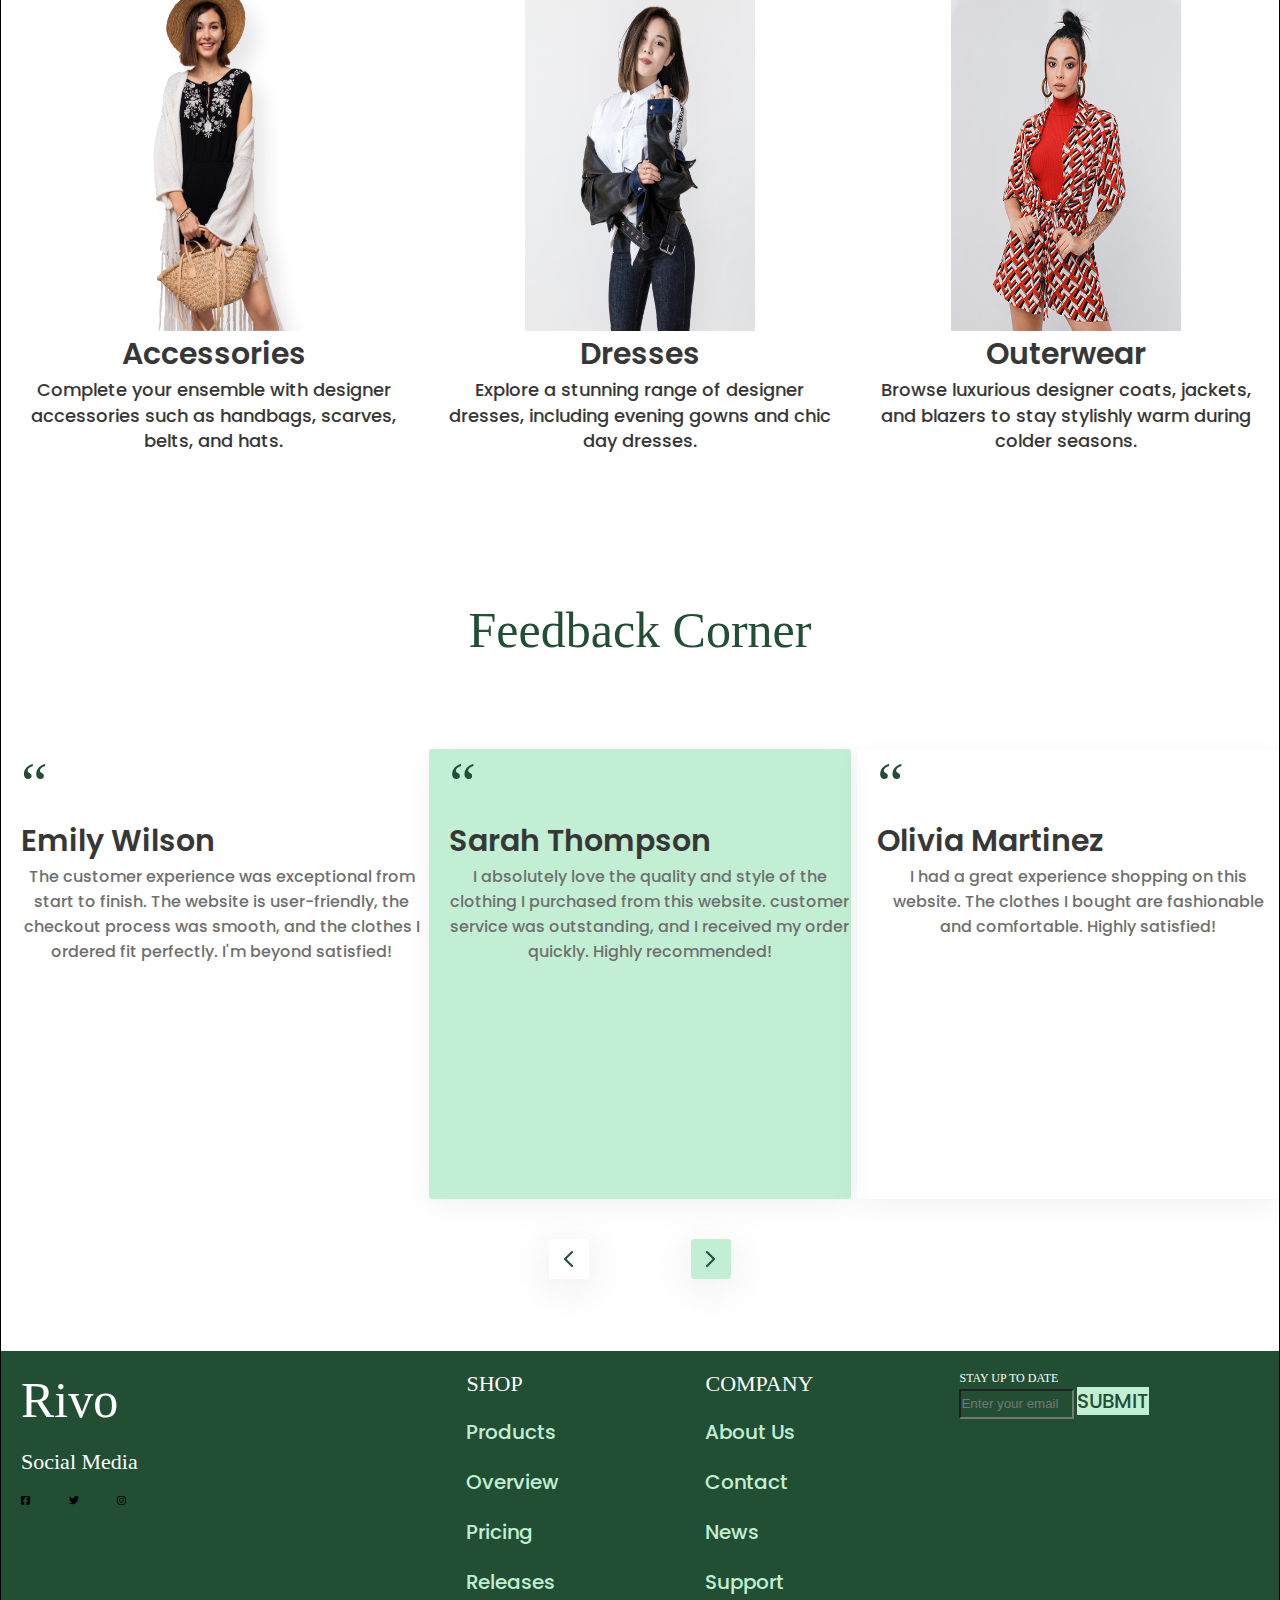
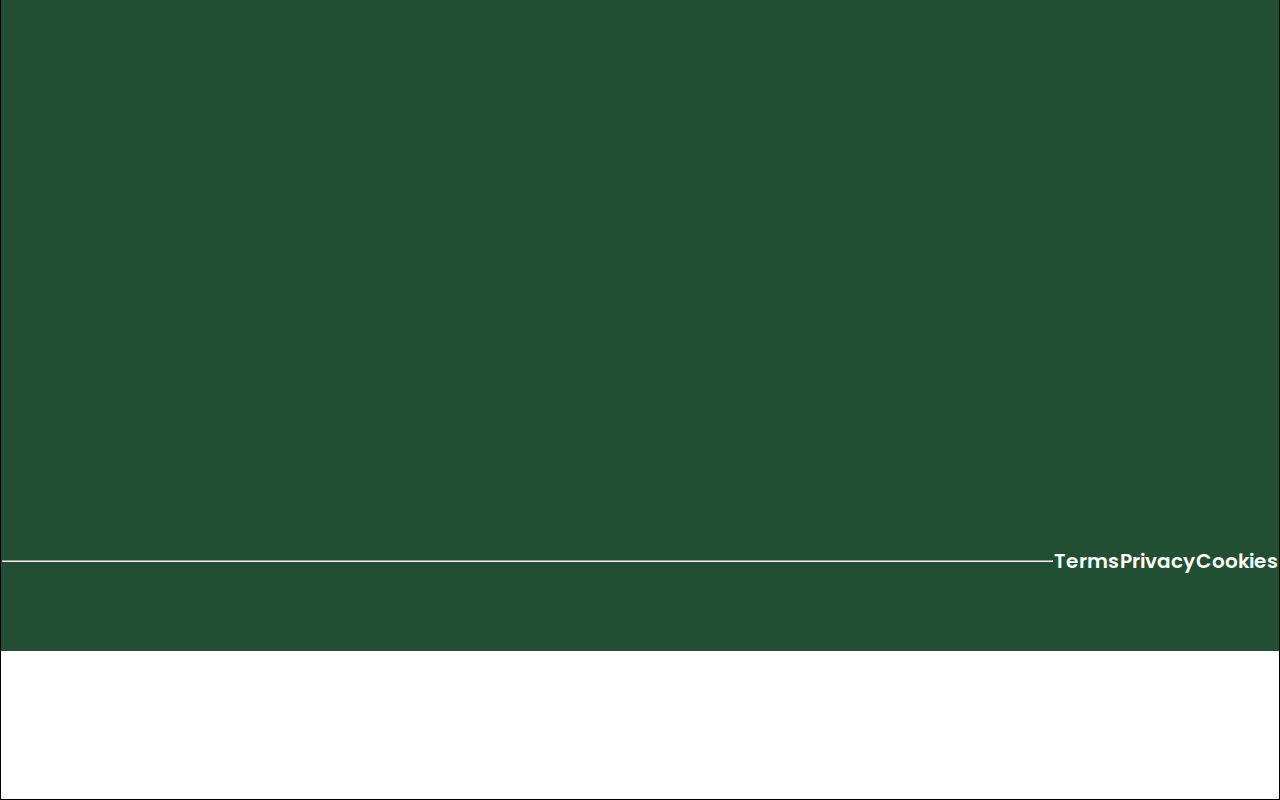
<file: shopping/html/index.html>
<!DOCTYPE html>
<html lang="en">
  <head>
    <meta charset="UTF-8" />
    <meta name="description" content="Fashion website" />
    <meta class="keywords" content="best selling,our products" />
    <meta name="author" content="Hasanov Arif" />
    <link rel="stylesheet" href="../css/style.css" />
    <meta name="viewport" content="width=device-width, initial-scale=1.0" />
    <link rel="preconnect" href="https://fonts.googleapis.com" />
    <link rel="preconnect" href="https://fonts.gstatic.com" crossorigin />
    <link
      href="https://fonts.googleapis.com/css2?family=Inter&family=Montserrat&family=Plus+Jakarta+Sans:ital@0;1&family=Poppins&family=Roboto&family=Rufina&display=swap"
      rel="stylesheet"
    />
    <link rel="stylesheet" href="https://cdnjs.cloudflare.com/ajax/libs/font-awesome/6.4.2/css/all.min.css">

    <title>Fashion website</title>
  </head>
  <body>
    <section class="container">
      <header class="header">
        <nav class="navbar">
          <div class="left-nav">
            <p>Rivo</p>
          </div>
          <div class="center-nav">
            <ul class="list">
              <li><a href="HOME">HOME</a></li>
              <li><a href="SHOP">SHOP</a></li>
              <li><a href="FEATURES">FEATURES</a></li>
              <li><a href="CONTACT">CONTACT</a></li>
            </ul>
          </div>
          <div class="right-nav">
            <img class="shoppack" src="../fi-rr-shopping-bag-add.png" alt="" />
            <img class="ellipse" src="../Ellipse 1.png" alt="" />
            <a href="LOGIN">LOGIN</a>
          </div>
        </nav>
        <div class="head">
          <div class="left-head">
            <h1>Discover and Find Your Own Fashion!</h1>
            <p>
              Explore our curated collection of stylish clothing and accessories
              tailored to your unique taste.
            </p>
            <a href="EXPLORE NOW">EXPLORE NOW</a>
          </div>
          <div class="right-head">
            <img src="../Group 37.png" alt="" />
            <img src="../Group 37.png" alt="" />
          </div>
        </div>
      </header>
      <main class="main">
        <div class="top-main">
          <h2>Best selling</h2>
          <p>
            Get in on the trend with our curated selection of best-selling
            styles.
          </p>
        </div>
        <div class="center-main">
          <div class="sleeve-top">
            <div class="image"></div>
            <h2>Regular Fit Long Sleeve Top</h2>

            <div>
              <p class="price">$38.99</p>

              <p class="value">5.0</p>
              <img class="star" src="../fi-ss-star.png" alt="" />
            </div>
          </div>
          <div class="tailored-jacket">
            <div class="image"></div>
            <h2>Black Crop Tailored Jacket</h2>
            <div>
              <p class="price">$62.99</p>
              <p class="value">4.9</p>
              <img class="star" src="../fi-ss-star.png" alt="" />
            </div>
          </div>
          <div class="sunset-shirt">
            <div class="image"></div>
            <h2>Textured Sunset Shirt</h2>
            <div>
              <p class="price">$49.99</p>
              <p class="value">5.0</p>
              <img class="star" src="../fi-ss-star.png" alt="" />
            </div>
          </div>
        </div>
        <div class="bottom-main">
          <a href="See all➡">See all➡</a>
        </div>
      </main>
      <section class="our-products">
        <div class="introduction">
          <h2>Our products</h2>
          <ul>
            <li><a href="SALE">SALE</a></li>
            <li><a href="HOT">HOT</a></li>
            <li><a href="NEW ARRIVALS">NEW ARRIVALS</a></li>
            <li><a href="Accessories">Accessories</a></li>
          </ul>
        </div>
        <div class="for-sale">
          <div class="collar-shirt">
            <img src="../pexels-dima-valkov-6402848 1.png" alt="" />
            <h2>Spread Collar Shirt</h2>
            <div>
              <p class="price">$48.99</p>
              <p class="value">5.0</p>
              <img class="star" src="../fi-ss-star.png" alt="" />
            </div>
          </div>
          <div class="formal-short">
            <img src="../pexels-heitor-verdi-7665789 2.png" alt="" />
            <h2>White Solid Formal Shirt</h2>
            <div>
              <p class="price">$39.00</p>
              <p class="value">4.9</p>
              <img class="star" src="../fi-ss-star.png" alt="" />
            </div>
          </div>

          <div class="blouse">
            <img src="../pexels-dima-valkov-6511777 1.png" alt="" />
            <h2>Shine On Me Blouse</h2>
            <div>
              <p class="price">$42.99</p>
              <p class="value">4.8</p>
              <img class="star" src="../fi-ss-star.png" alt="" />
            </div>
          </div>
          <div class="padded-jacket">
            <img src="../pexels-monstera-6311613 (1) 1.png" alt="" />
            <h2>Gray Solid Padded Jacket</h2>
            <div>
              <p class="price">$32.99</p>
              <p class="value">4.7</p>
              <img class="star" src="../fi-ss-star.png" alt="" />
            </div>
          </div>
        </div>
        <div class="clothes">
          <div class="t-shirt">
            <img src="../pexels-dima-valkov-6211614 1.png" alt="" />
            <h2>Printed Loose T-shirt</h2>
            <div>
              <p class="price">$39.99</p>
              <p class="value">5.0</p>
              <img class="star" src="../fi-ss-star.png" alt="" />
            </div>
          </div>
          <div class="crop-shirt">
            <img src="../pexels-dima-valkov-6402846 1.png" alt="" />
            <h2>Summer Wind Crop Shirt</h2>
            <div>
              <p class="price">$39.95</p>
              <p class="value">4.7</p>
              <img class="star" src="../fi-ss-star.png" alt="" />
            </div>
          </div>
          <div class="coat">
            <img src="../pexels-dima-valkov-6211601 1.png" alt="" />
            <h2>Tailored Jacket</h2>
            <div>
              <p class="price">$46.00</p>
              <p class="value">4.9</p>
              <img class="star" src="../fi-ss-star.png" alt="" />
            </div>
          </div>
          <div class="solid-round">
            <img src="../pexels-monstera-6311612 3.png" alt="" />
            <h2>Solid Round Neck T-shirt</h2>
            <div>
              <p class="price">$36.00</p>
              <p class="value">5.0</p>
              <img class="star" src="../fi-ss-star.png" alt="" />
            </div>
          </div>
        </div>
      </section>
      <section class="offer">
        <div class="picture">
          <img src="../Group 37.png" alt="" />
        </div>
        <div class="exclusive-offer">
          <h2>Exclusive offer</h2>
          <p>
            Unlock the ultimate style upgrade with our exclusive offer Enjoy
            savings of up to 40% off on our latest New Arrivals
          </p>
          <div class="date">
            <div>
              <p class="number">06</p>
              <p class="time">Days</p>
            </div>
            <div class="hours">
              <p class="number">18</p>
              <p class="time">Hours</p>
            </div>
            <div class="minutes">
              <p class="number">48</p>
              <p class="time">Min</p>
            </div>
          </div>
          <a href="BUY NOW">BUY NOW</a>
        </div>
      </section>
      <section class="designer">
        <div class="for-you">
          <h2>Designer Clothes For You</h2>
          <p>
            Immerse yourself in the world of luxury fashion with our
            meticulously crafted designer clothes!
          </p>
        </div>
        <div class="card">
          <div>
            <div class="image">
              <img src="../elegant-woman-straw-hat-isolated 2.png" alt="" />
            </div>
            <h2>Accessories</h2>
            <p>
              Complete your ensemble with designer accessories such as handbags,
              scarves, belts, and hats.
            </p>
          </div>
          <div>
            <div class="image">
              <img src="../pexels-dima-valkov-6211617 1.png" alt="" />
            </div>
            <h2>Dresses</h2>
            <p>
              Explore a stunning range of designer dresses, including evening
              gowns and chic day dresses.
            </p>
          </div>
          <div>
            <div class="image">
              <img src="../vknivfu sdkvbjieurg kjvn 1.png" alt="" />
            </div>
            <h2>Outerwear</h2>
            <p>
              Browse luxurious designer coats, jackets, and blazers to stay
              stylishly warm during colder seasons.
            </p>
          </div>
        </div>
      </section>
      <section class="feedback">
        <div class="head">
          <h2>Feedback Corner</h2>
        </div>
        <div class="card">
          <div class="emily-wilson">
            <p class="apastroph">“</p>
            <h2>Emily Wilson</h2>
            <p class="customer-experience">
              The customer experience was exceptional from start to finish. The
              website is user-friendly, the checkout process was smooth, and the
              clothes I ordered fit perfectly. I'm beyond satisfied!
            </p>
          </div>
          <div class="sarah-thompson">
            <p class="apastroph">“</p>
            <h2>Sarah Thompson</h2>
            <p class="customer-experience">
              I absolutely love the quality and style of the clothing I
              purchased from this website. customer service was outstanding, and
              I received my order quickly. Highly recommended!
            </p>
          </div>
          <div class="olivia-martinez">
            <p class="apastroph">“</p>
            <h2>Olivia Martinez</h2>
            <p class="customer-experience">
              I had a great experience shopping on this website. The clothes I
              bought are fashionable and comfortable. Highly satisfied!
            </p>
          </div>
        </div>
        <div class="arrow">
            <img src="../Group 8.png" alt="">
            <img src="../Group 9.png" alt="">
        </div>
      </section>
      <footer class="footer">
        <div class="info">
            <div class="rivo">
                <p class="head">Rivo</p>
                <p class="social-media">Social Media</p>
                <div class="icon">
                    <i class="fa-brands fa-square-facebook"></i>
                    <i class="fa-brands fa-twitter"></i>
                    <i class="fa-brands fa-instagram"></i>
                </div>
            </div>
            <div class="shop">
                <h2>SHOP</h2>
                <P>Products</P>
                <P>Overview</P>
                <P>Pricing</P>
                <P>Releases</P>
            </div>
            <div class="company">
                <h2>COMPANY</h2>
                <p>About Us</p>
                <p>Contact</p>
                <p>News</p>
                <p>Support</p>
            </div>
            <div class="stay-date">
                <h2>STAY UP TO DATE</h2>
                <div class="mail"><input placeholder="Enter your email" type="email">
                <a href="SUBMIT">SUBMIT</a></div>
            </div>
            
        </div>
        <div class="end">
            <hr>
            <a href="Terms">Terms</a>
            <a href="Privacy">Privacy</a>
            <a href="Cookies">Cookies</a>
        </div>
       
      </footer>
    </section>
  </body>
</html>
</file>
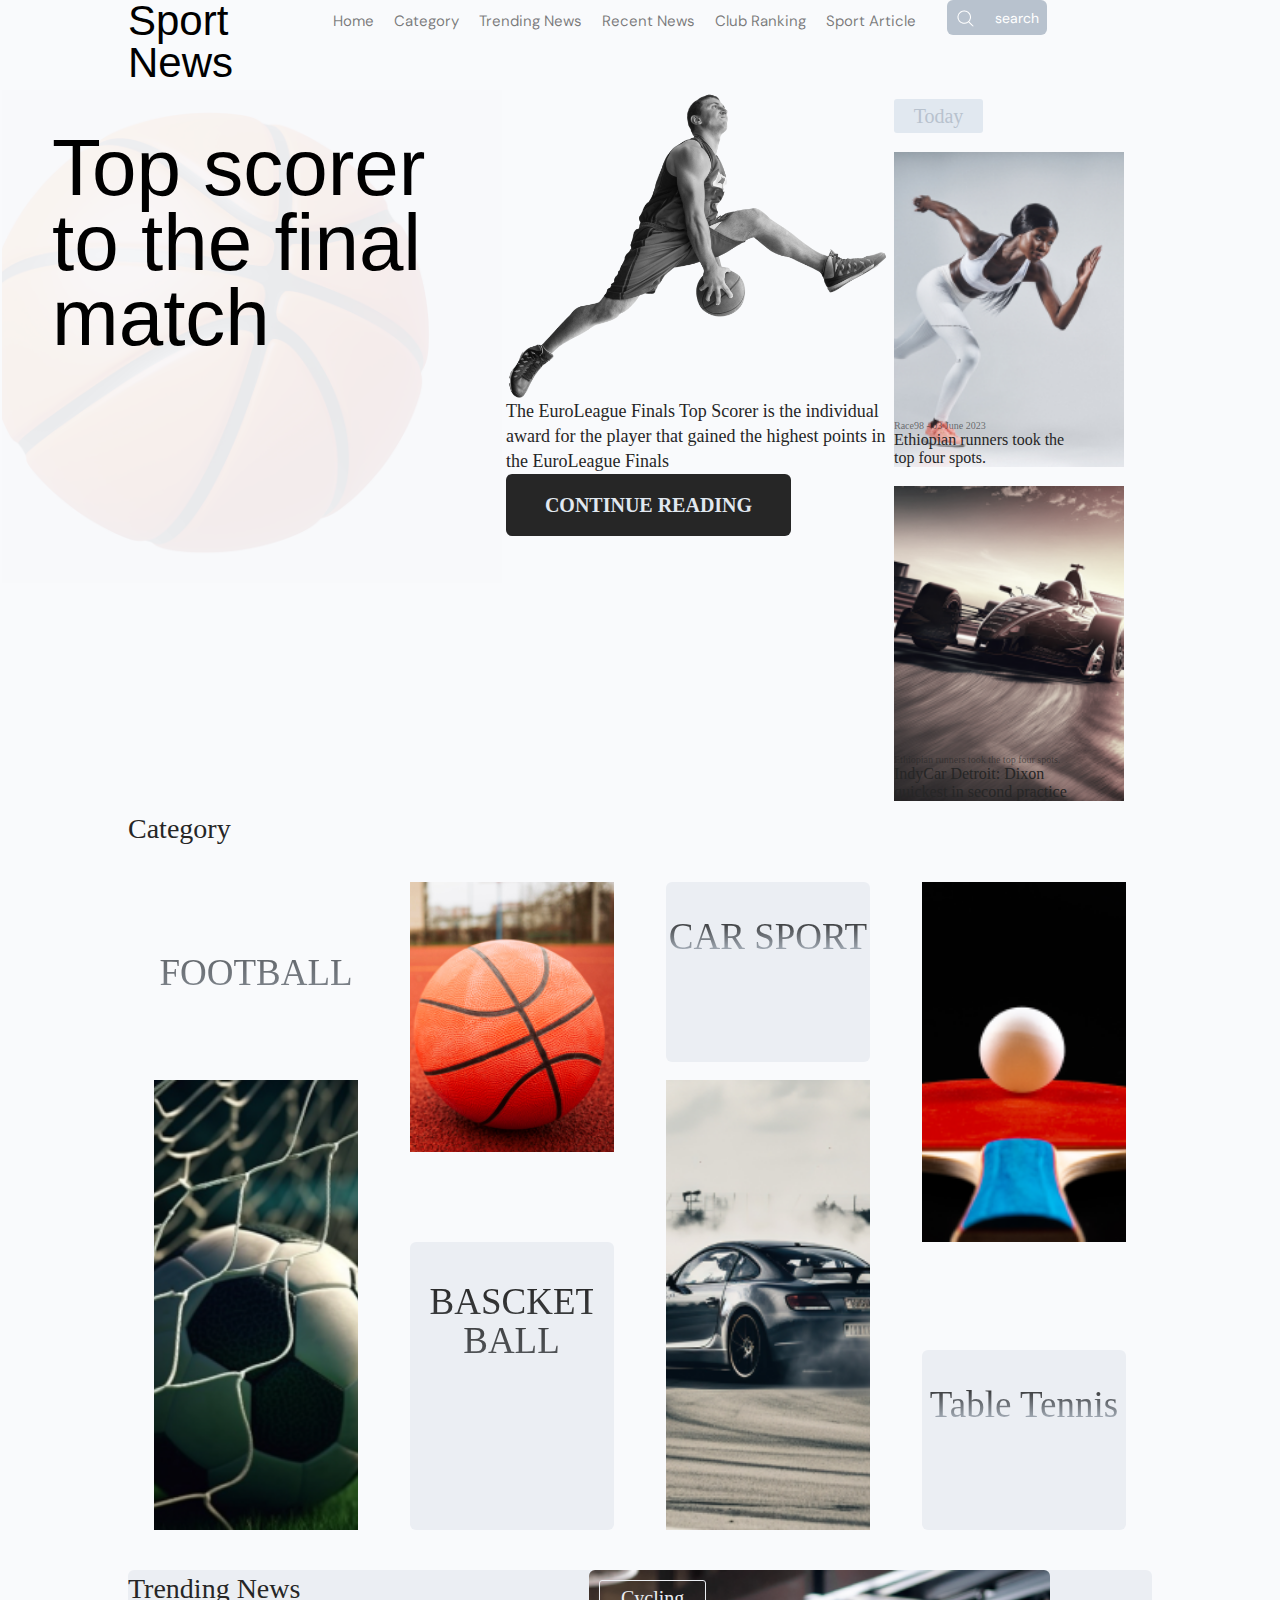
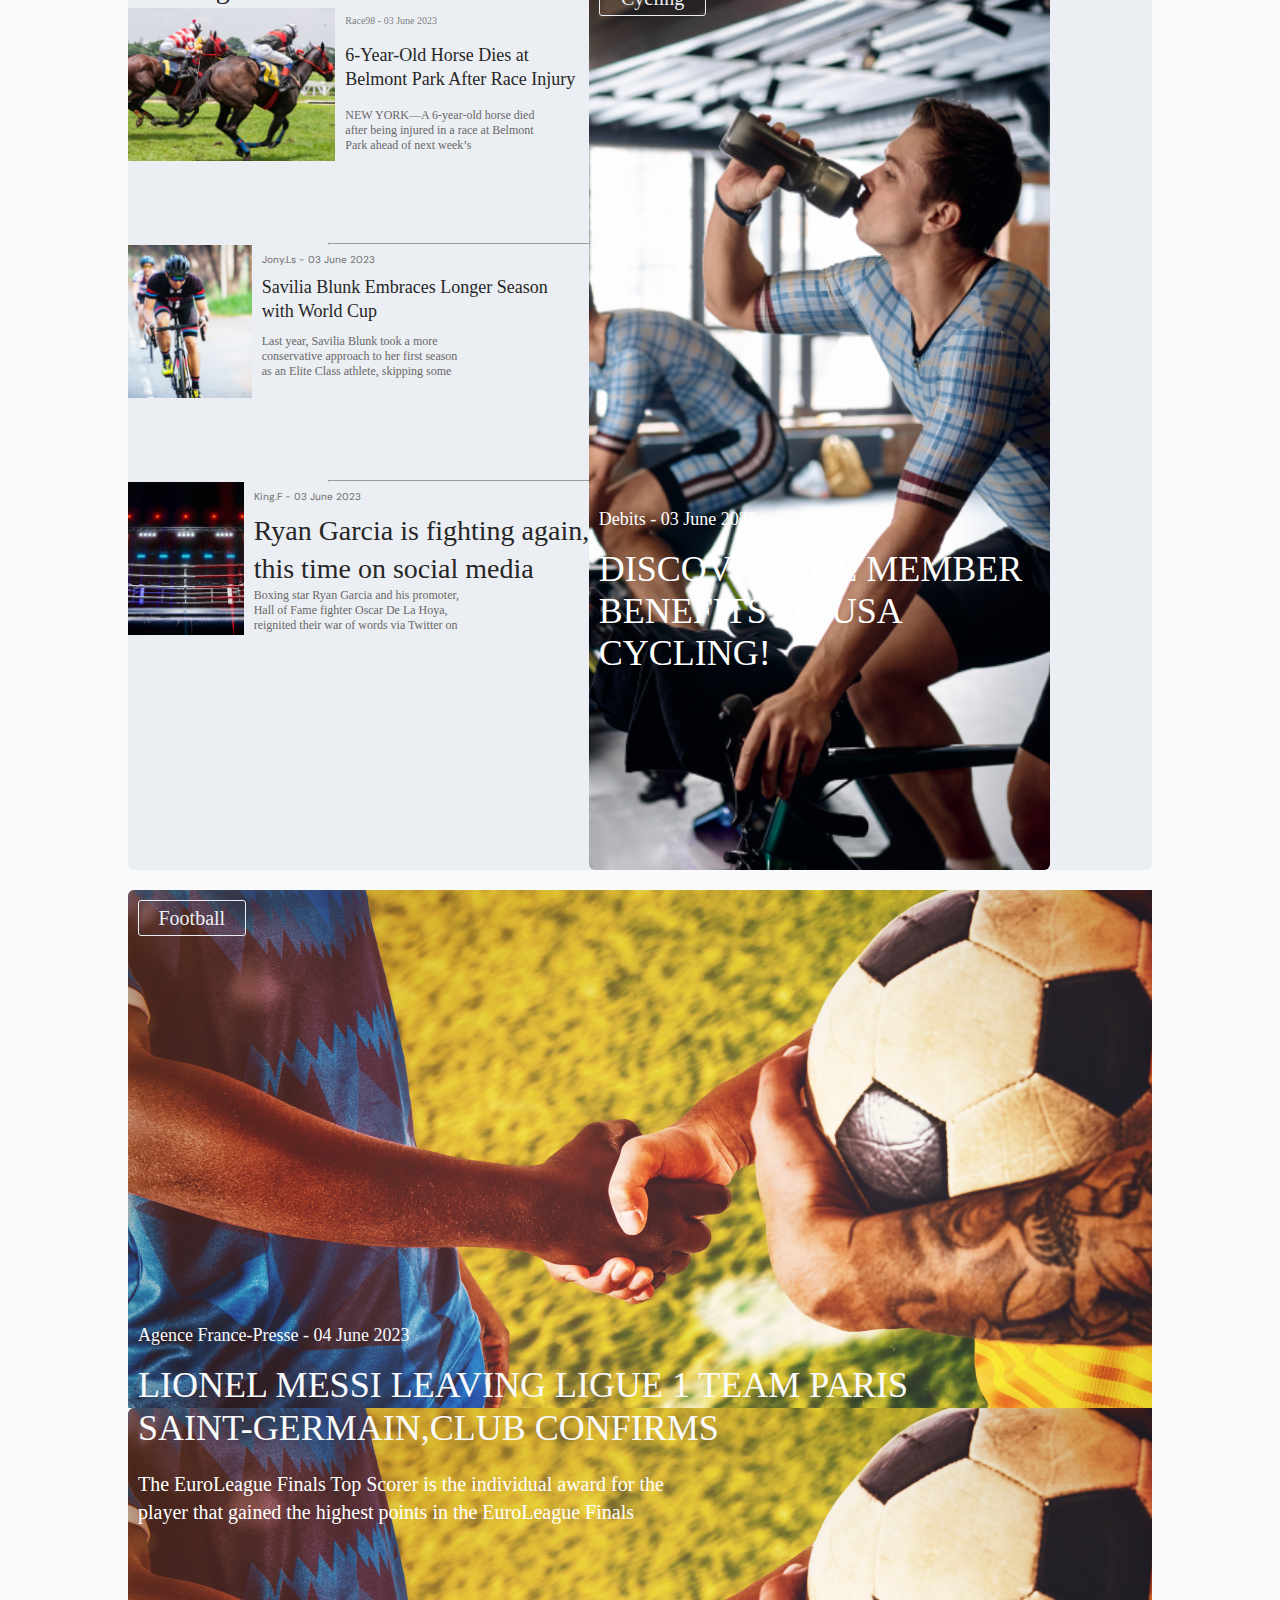
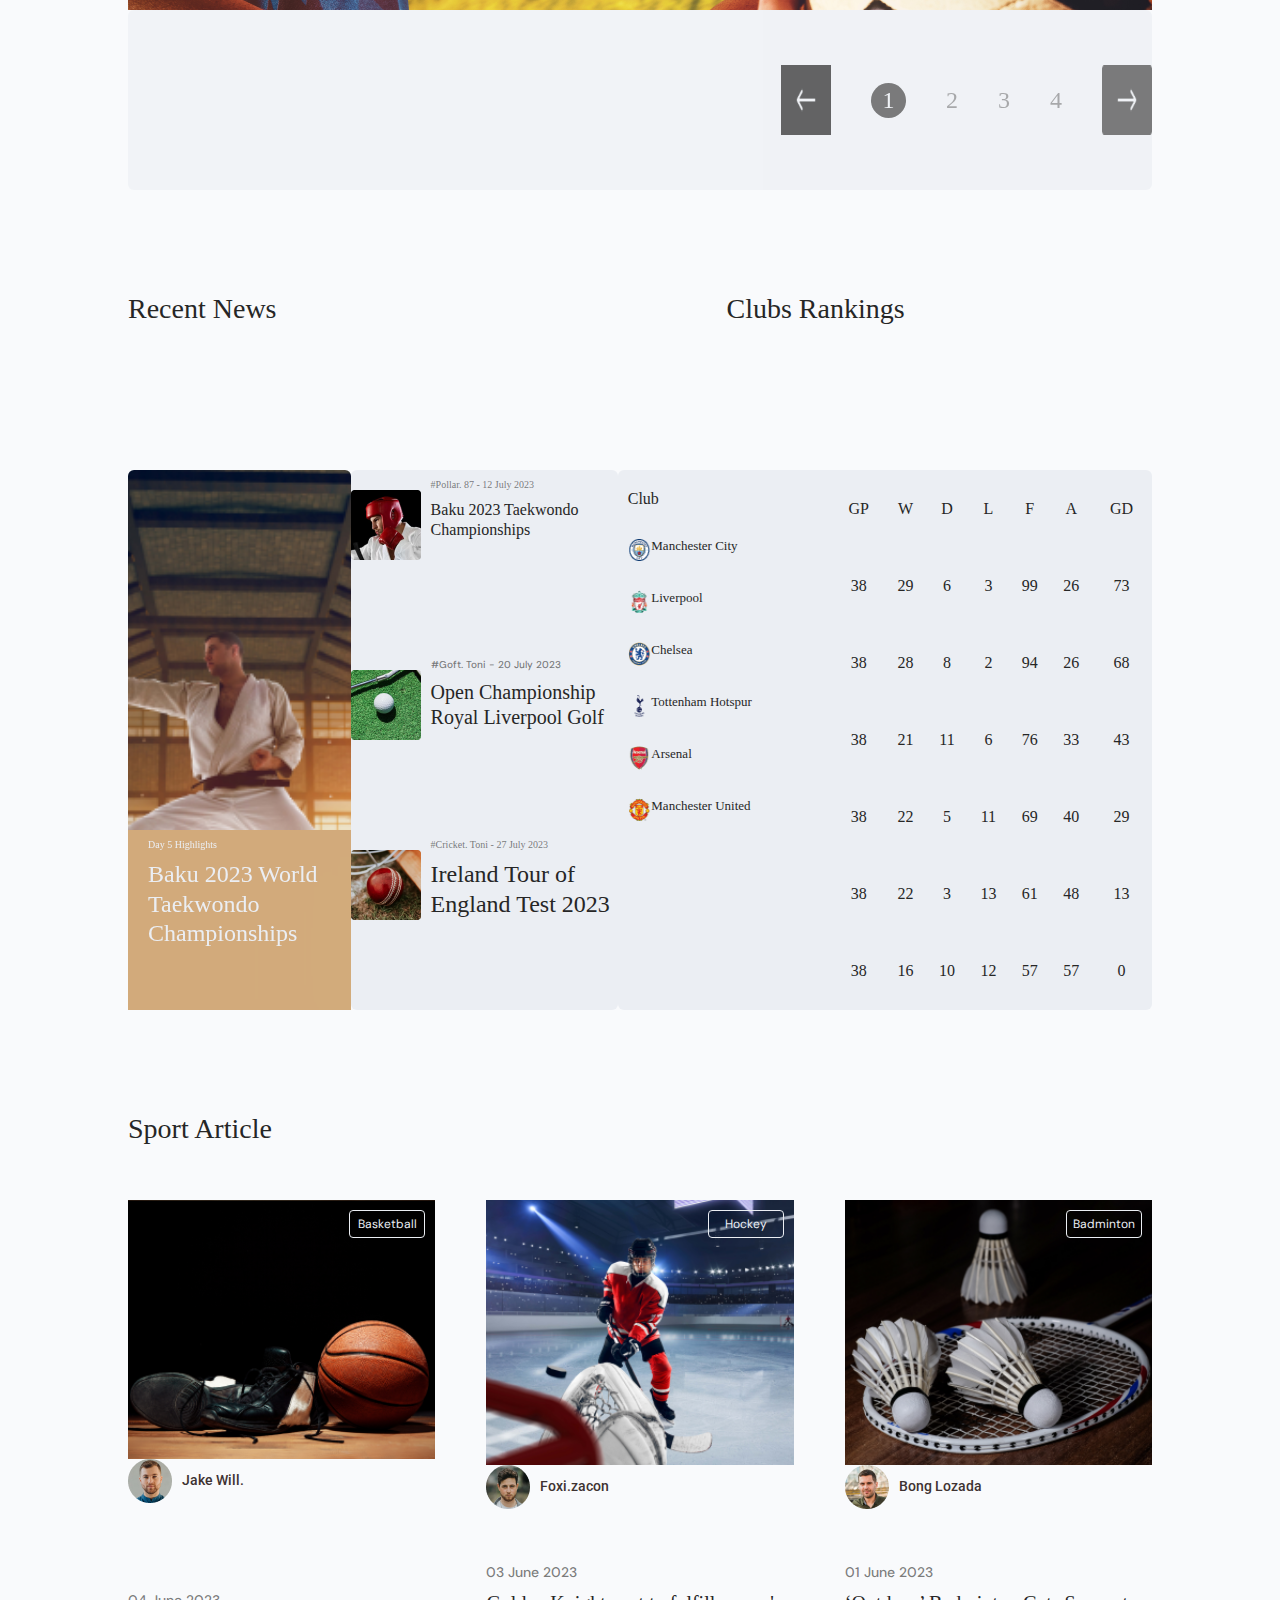
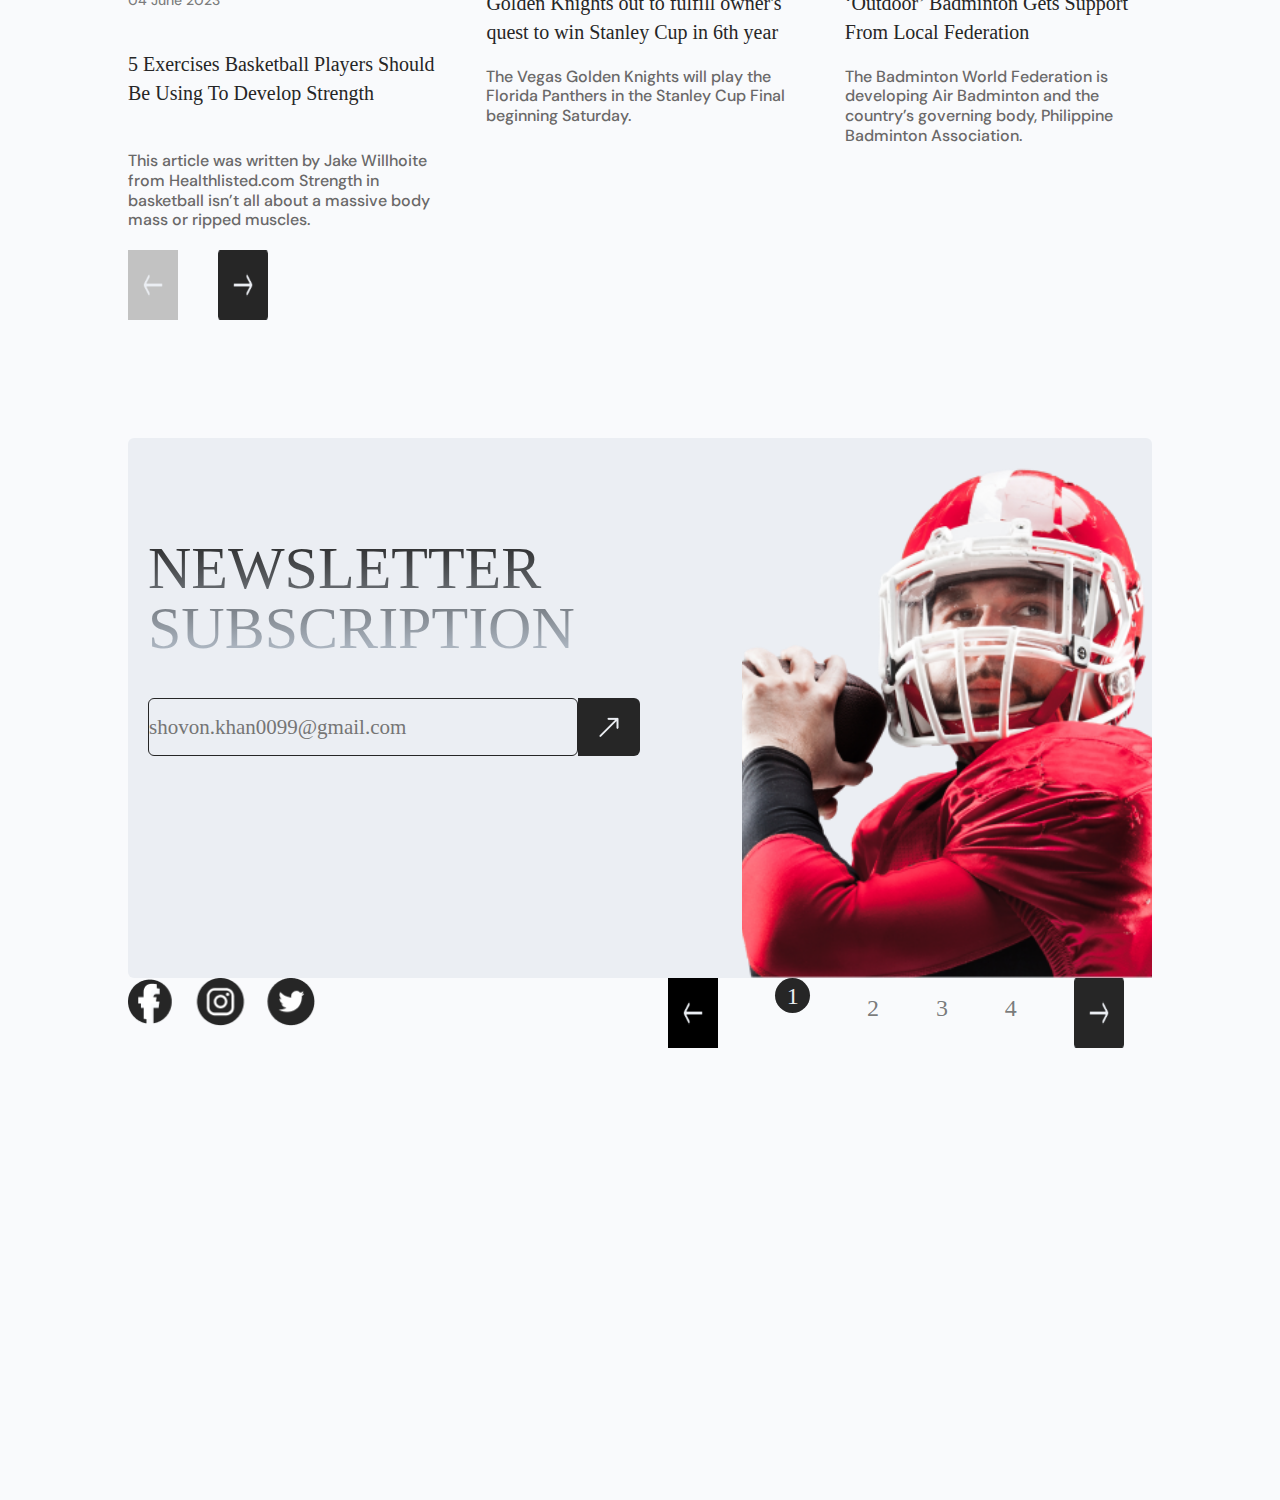
<file: sport news/html/index.html>
<!DOCTYPE html>
<html lang="en">
  <head>
    <meta charset="UTF-8" />
    <meta name="description" content="sport news" />
    <meta name="keywords" content="car sport,football" />
    <meta name="author" content="Hasanov Arif" />
    <meta name="viewport" content="width=device-width, initial-scale=1.0" />
    <link rel="stylesheet" href="../css/style.css" />
    <link href="https://fonts.cdnfonts.com/css/darkline" rel="stylesheet" />
    <link rel="preconnect" href="https://fonts.googleapis.com" />
    <link rel="preconnect" href="https://fonts.gstatic.com" crossorigin />
    <link
      href="https://fonts.googleapis.com/css2?family=DM+Sans:opsz@9..40&family=Graduate&family=Inter&family=Montserrat&family=Plus+Jakarta+Sans:ital@0;1&family=Poppins&family=Roboto&family=Rufina&display=swap"
      rel="stylesheet"
    />
    <link
      rel="stylesheet"
      href="https://cdnjs.cloudflare.com/ajax/libs/font-awesome/6.4.2/css/all.min.css"
    />
    <link href="https://fonts.cdnfonts.com/css/sequel" rel="stylesheet" />
    <link rel="preconnect" href="https://fonts.googleapis.com" />
    <link rel="preconnect" href="https://fonts.gstatic.com" crossorigin />
    <link
      href="https://fonts.googleapis.com/css2?family=DM+Sans:opsz@9..40&family=Graduate&family=Inter&family=Montserrat&family=Plus+Jakarta+Sans:ital@0;1&family=Poppins&family=Roboto&family=Rufina&display=swap"
      rel="stylesheet"
    />

    <title>Sport news</title>
  </head>
  <body>
    <section class="container">
      <nav class="navbar">
        <div class="left-nav">
          <h2>Sport News</h2>
        </div>
        <div class="center-nav">
          <ul class="list">
            <li><a href="Home">Home</a></li>
            <li><a href="Category">Category</a></li>
            <li><a href="Trending News">Trending News</a></li>
            <li><a href="Recent News">Recent News</a></li>
            <li><a href="Club Ranking">Club Ranking</a></li>
            <li><a href="Sport Article">Sport Article</a></li>
          </ul>
        </div>
        <div class="right-nav">
          <div class="search">
            <img src="../Frame.png" alt="" />
            <p>search</p>
          </div>
        </div>
      </nav>
      <header class="header">
        <div class="left-header">
          <div class="final-match">
            <h2>Top scorer to the final match</h2>
          </div>
        </div>
        <div class="center-header">
          <img src="../basketball-player-action-sunset 1.png" alt="" />
          <p>
            The EuroLeague Finals Top Scorer is the individual award for the
            player that gained the highest points in the EuroLeague Finals
          </p>
          <a href="CONTINUE READING">CONTINUE READING</a>
        </div>
        <div class="right-header">
          <p class="today">Today</p>
          <div class="runners">
            <p class="time">Race98 - 03 June 2023</p>
            <h2>Ethiopian runners took the top four spots.</h2>
          </div>
          <div class="racers">
            <p class="time">Ethiopian runners took the top four spots.</p>
            <h2>IndyCar Detroit: Dixon quickest in second practice</h2>
          </div>
        </div>
      </header>
      <section class="category">
        <div class="head"><h2>Category</h2></div>
        <div class="body">
          <div class="football">
            <div class="foot-sport"><p>FOOTBALL</p></div>
            <div class="ball"></div>
          </div>
          <div class="basketball">
            <div class="basket-ball"></div>
            <div class="bascket-ball"><h2>BASCKET BALL</h2></div>
          </div>
          <div class="raicing">
            <div class="car-sport"><h2>CAR SPORT</h2></div>
            <div class="car-raicing"></div>
          </div>
          <div class="tennis">
            <div class="tennis-table"></div>
            <div class="tennis-player"><h2>Table Tennis</h2></div>
          </div>
        </div>
      </section>
      <section class="trending-news">
        <div class="news">
          <h2>Trending News</h2>
          <div class="horse">
            <div class="horse-img"></div>
            <div class="horse-info">
              <p class="time">Race98 - 03 June 2023</p>
              <h2>6-Year-Old Horse Dies at Belmont Park After Race Injury</h2>
              <p class="history">
                NEW YORK—A 6-year-old horse died after being injured in a race
                at Belmont Park ahead of next week’s
              </p>
            </div>
          </div>
          <hr />
          <div class="world-cup">
            <div class="bycycle-img"></div>
            <div class="cycle-info">
              <p class="cycle-time">Jony.Ls - 03 June 2023</p>
              <h2>Savilia Blunk Embraces Longer Season with World Cup</h2>
              <p class="cycle-history">
                Last year, Savilia Blunk took a more conservative approach to
                her first season as an Elite Class athlete, skipping some
              </p>
            </div>
          </div>
          <hr />
          <div class="ryan-garcia">
            <div class="garcia-img"></div>
            <div class="garcia-info">
              <p class="garcia-time">King.F - 03 June 2023</p>
              <h2>Ryan Garcia is fighting again, this time on social media</h2>
              <p class="garcia-history">
                Boxing star Ryan Garcia and his promoter, Hall of Fame fighter
                Oscar De La Hoya, reignited their war of words via Twitter on
              </p>
            </div>
          </div>
        </div>
        <div class="discovering">
          <a href="Cycling">Cycling</a>
          <div class="information">
            <p>Debits - 03 June 2023</p>
            <h2>DISCOVER THE MEMBER BENEFITS OF USA CYCLING!</h2>
          </div>
        </div>
      </section>
      <section class="footblallers">
        <a href="Football">Football</a>
        <div class="information">
          <p class="time">Agence France-Presse - 04 June 2023</p>
          <h2 class="lionel-messi">
            LIONEL MESSI LEAVING LIGUE 1 TEAM PARIS SAINT-GERMAIN,CLUB CONFIRMS
          </h2>
          <p class="finals">
            The EuroLeague Finals Top Scorer is the individual award for the
            player that gained the highest points in the EuroLeague Finals
          </p>
        </div>
      </section>
      <div class="direction">
        <img src="../Frame (1).png" alt="" />
        <p class="first">1</p>
        <p class="second">2</p>
        <p class="third">3</p>
        <p class="fourth">4</p>
        <img src="../Frame (2).png" alt="" />
      </div>
      <div class="recent-news">
        <h2>Recent News</h2>
        <h2>Clubs Rankings</h2>
      </div>
      <section class="sports-news">
        <div class="top"></div>
        <div class="world-taekwondo">
          <div class="championships">
            <p>Day 5 Highlights</p>
            <h2>Baku 2023 World Taekwondo Championships</h2>
          </div>
        </div>
        <div class="olimpic-games">
          <div class="baku-olimpics">
            <img src="../Image.png" alt="" />
            <div class="information">
              <p>#Pollar. 87 - 12 July 2023</p>
              <h2>Baku 2023 Taekwondo Championships</h2>
            </div>
          </div>
          <div class="golf-championship">
            <img src="../golf.png" alt="" />
            <div class="information">
              <p>#Goft. Toni - 20 July 2023</p>
              <h2>Open Championship Royal Liverpool Golf</h2>
            </div>
          </div>
          <div class="england-test">
            <img src="../englandtour.png" alt="" />
            <div class="information">
              <p>#Cricket. Toni - 27 July 2023</p>
              <h2>Ireland Tour of England Test 2023</h2>
            </div>
          </div>
        </div>
        <div class="football-score">
          <div class="Club">
            <h2>Club</h2>
            <ol type="1" class="list">
              <li>
                <p><img src="../i.png" alt="" /></p>
                <p>Manchester City</p>
              </li>

              <li>
                <p><img src="../i3.png" alt="" /></p>
                <p>Liverpool</p>
              </li>

              <li>
                <p><img src="../i4.png" alt="" /></p>
                <p>Chelsea</p>
              </li>

              <li>
                <p><img src="../i5.png" alt="" /></p>
                <p>Tottenham Hotspur</p>
              </li>

              <li>
                <p><img src="../i6.png" alt="" /></p>
                <p>Arsenal</p>
              </li>

              <li>
                <p><img src="../i2.png" alt="" /></p>
                <p>Manchester United</p>
              </li>
            </ol>
          </div>
          <div class="pounds">
            <table>
              <tbody>
                <tr>
                  <th>GP</th>
                  <th>W</th>
                  <th>D</th>
                  <th>L</th>
                  <th>F</th>
                  <th>A</th>
                  <th>GD</th>
                </tr>
                <tr>
                  <td>38</td>
                  <td>29</td>
                  <td>6</td>
                  <td>3</td>
                  <td>99</td>
                  <td>26</td>
                  <td>73</td>
                </tr>
                <tr>
                  <td>38</td>
                  <td>28</td>
                  <td>8</td>
                  <td>2</td>
                  <td>94</td>
                  <td>26</td>
                  <td>68</td>
                </tr>
                <tr>
                  <td>38</td>
                  <td>21</td>
                  <td>11</td>
                  <td>6</td>
                  <td>76</td>
                  <td>33</td>
                  <td>43</td>
                </tr>
                <tr>
                  <td>38</td>
                  <td>22</td>
                  <td>5</td>
                  <td>11</td>
                  <td>69</td>
                  <td>40</td>
                  <td>29</td>
                </tr>
                <tr>
                  <td>38</td>
                  <td>22</td>
                  <td>3</td>
                  <td>13</td>
                  <td>61</td>
                  <td>48</td>
                  <td>13</td>
                </tr>
                <tr>
                  <td>38</td>
                  <td>16</td>
                  <td>10</td>
                  <td>12</td>
                  <td>57</td>
                  <td>57</td>
                  <td>0</td>
                </tr>
              </tbody>
            </table>
          </div>
        </div>
      </section>
      <section class="sport-article">
        <div class="top-article"><h2>Sport Article</h2></div>
        <div class="body-article">
          <div class="jake-will">
            <div class="basketball-img">
              <a href="Basketball">Basketball</a>
            </div>
            <div class="basket-info">
              <div class="jake-pic">
                <img src="../unsplash_B5PLtlpR7YA.png" alt="" />
                <h2>Jake Will.</h2>
              </div>
              <p class="time">04 June 2023</p>
              <h2 class="introducing">
                5 Exercises Basketball Players Should Be Using To Develop
                Strength
              </h2>
              <p class="strength">
                This article was written by Jake Willhoite from Healthlisted.com
                Strength in basketball isn’t all about a massive body mass or
                ripped muscles.
              </p>
            </div>
          </div>
          <div class="hockey">
            <div class="foxi-img">
              <a href="Hockey">Hockey</a>
            </div>
            <div class="foxi-pic">
              <img src="../foxi_B5PLtlpR7YA.png" alt="" />
              <h2>Foxi.zacon</h2>
            </div>
            <p class="time">03 June 2023</p>
            <h2 class="introducing">
              Golden Knights out to fulfill owner's quest to win Stanley Cup in
              6th year
            </h2>
            <p class="strength">
              The Vegas Golden Knights will play the Florida Panthers in the
              Stanley Cup Final beginning Saturday.
            </p>
          </div>
          <div class="badminton">
            <div class="badminton-img">
              <a href="Badminton">Badminton</a>
            </div>
            <div class="bong-img">
              <img src="../bong.png" alt="" />
              <h2>Bong Lozada</h2>
            </div>
            <p class="time">01 June 2023</p>
            <h2 class="introducing">
              ‘Outdoor’ Badminton Gets Support From Local Federation
            </h2>
            <p class="strength">
              The Badminton World Federation is developing Air Badminton and the
              country’s governing body, Philippine Badminton Association.
            </p>
          </div>
        </div>
      </section>
      <div class="left-right">
        <img src="../Frame (1).png" alt="" />
        <img src="../Frame (2).png" alt="" />
      </div>
      <footer class="footer">
        <div class="top-footer">
          <div class="left-footer">
            <h2>NEWSLETTER SUBSCRIPTION</h2>
            <div class="email"><input placeholder="shovon.khan0099@gmail.com" type="email">
              <p><img src="../Arrow 4.png" alt=""></p>
            </div>
            

          </div>
          <div class="right-footer"></div>
         
        </div>
        <div class="bottom-footer">
          <div class="left-side">
            <img src="../Group 143725887.png" alt="">
          </div>
          <div class="right-side">
            
              <img src="../Frame (1).png" alt="" />
              <p class="first">1</p>
              <p class="second">2</p>
              <p class="third">3</p>
              <p class="fourth">4</p>
              <img src="../Frame (2).png" alt="" />
            
          </div>
        </div>
      </footer>
    </section>
  </body>
</html>
</file>
<file: codext/css/style.css>
* {
  margin: 0;
  padding: 0;
  box-sizing: border-box;
  text-decoration: none;
  list-style: none;
}
html {
  font-size: 10px;
}
body {
  font-size: 10px;
}
:root {
  --primary: #060e1a;
  --light-primary: #51565e;
  --light: #2657a4;
}
/* =========================container================================== */
.container {
  width: 100%;
  height: 800vh;
}
/* ===============================header==================================== */
.header {
  width: 100%;
  height: 110vh;
  display: flex;
  flex-direction: column;
  background: linear-gradient(
    #42e8e0 0%,
    #3fd3d5 3.46%,
    #39a6bc 11.92%,
    #337ea6 20.97%,
    #2e5d93 30.48%,
    #2b4184 40.6%,
    #282c79 51.53%,
    #261d70 63.68%,
    #24156b 78.01%,
    #24126a 100%
  );
}
.navbar {
  width: 80%;
  height: 10vh;
  display: flex;
  flex-direction: row;
  justify-content: space-between;
  margin-inline: auto;
  margin-top: 10px;
}
.left-nav {
  width: 30%;
  height: 10vh;
  display: flex;
  flex-direction: row;
}
.left-nav img {
  width: 44.828px;
  height: 50.825px;
  margin-top: 10px;
}
.left-nav h2 {
  color: #2657a4;
  font-family: "Inter", sans-serif;
  font-size: 30px;
  font-style: italic;
  font-weight: 700;
  line-height: 150%;
  margin-top: 10px;
}
.right-nav {
  width: 60%;
  height: 10vh;
  display: flex;
  flex-direction: row;
  gap: 80px;
}
.right-nav .list {
  display: flex;
  flex-direction: row;
  gap: 20px;
  margin-top: 10px;
}
.right-nav .list li a {
  color: #51565e;
  font-family: "Inter", sans-serif;
  font-size: 1.8em;
  font-style: normal;
  font-weight: 400;
  line-height: 160%;
}
.right-nav .list li a:hover {
  color: #fff;
  transition-duration: 0.3s;
}
.free-trial {
  width: 160px;
  height: 59px;
  display: flex;
  flex-direction: row;
  justify-content: center;
  align-items: center;
  border-radius: 5px;
  background: #2657a4;
  color: #fff;
  font-family: "Inter", sans-serif;
  font-size: 1.8em;
  font-style: normal;
  font-weight: 500;
  line-height: 160%;
}
.free-trial:hover {
  background-color: #fff;
  color: #000;
  transition-duration: 0.3s;
}
.bottom-header {
  width: 90%;
  height: 100vh;
  margin-inline: auto;
  display: flex;
  flex-direction: row;
}
.left-header {
  width: 40%;
  height: 90vh;
  display: flex;
  flex-direction: column;
}
.left-header h1 {
  color: #060e1a;
  font-family: "Inter", sans-serif;
  font-size: 5.4em;
  font-style: normal;
  font-weight: 600;
  line-height: 120%;
  margin-top: 20px;
}
.left-header p {
  color: var(--light-primary);
  font-family: "Inter", sans-serif;
  font-size: 1.8em;
  font-style: normal;
  font-weight: 400;
  line-height: 160%;
}
.left-header a {
  width: 216px;
  height: 62px;
  border-radius: 5px;
  background: #2657a4;
  display: flex;
  flex-direction: row;
  justify-content: center;
  align-items: center;
  color: #fff;
  font-family: "Inter", sans-serif;
  font-size: 2em;
  font-style: normal;
  font-weight: 500;
  line-height: 160%;
  margin-top: 20px;
}
.left-header a:hover {
  background-color: #fff;
  color: #000;
  transition-duration: 0.3s;
}
.right-header {
  width: 80%;
  height: 98vh;
  background-image: url("../Group\ 396.png");
  background-position: center;
  background-size: cover;
}
/* =============================operating system========================================== */
.operating-system {
  width: 90%;
  height: 100vh;
  margin-inline: auto;
  margin-top: 40px;
  display: flex;
  flex-direction: row;
}
.left-system {
  width: 60%;
  height: 100vh;
  background-image: url("../preview\ 1.png");
  background-position: center;
  background-size: cover;
}
.right-system {
  width: 40%;
  height: 100vh;
  display: flex;
  flex-direction: column;
}
.right-system .helpful {
  color: #060e1a;

  font-family: "Inter", sans-serif;
  font-size: 44px;
  font-style: normal;
  font-weight: 600;
  line-height: 130%;
}
.right-system div {
  width: 100%;
  height: 40vh;
  display: flex;
  flex-direction: column;
}
.right-system .top-fast {
  width: 100%;
  height: 8vh;
  display: flex;
  flex-direction: row;
  gap: 20px;
}
.right-system .top-fast img {
  width: 24px;
  height: 22px;
  margin-top: 10px;
}
.right-system .top-fast h2 {
  color: #060e1a;
  font-family: "Inter", sans-serif;
  font-size: 2.5em;
  font-style: normal;
  font-weight: 500;
  line-height: 150%;
}
.right-system p {
  color: var(--light-primary);
  font-family: "Inter", sans-serif;
  font-size: 1.8em;
  font-style: normal;
  font-weight: 400;
  line-height: 160%;
}
.allows .customization {
  width: 100%;
  height: 8vh;
  display: flex;
  flex-direction: row;
  gap: 20px;
}
.allows .customization img {
  width: 24px;
  height: 22px;
  margin-top: 10px;
}
.allows .customization h2 {
  color: #060e1a;
  font-family: "Inter", sans-serif;
  font-size: 2.5em;
  font-style: normal;
  font-weight: 500;
  line-height: 150%;
}
.allows p {
  color: var(--light-primary);
  font-family: "Inter", sans-serif;
  font-size: 1.8em;
  font-style: normal;
  font-weight: 400;
  line-height: 160%;
}
.smart .contract {
  width: 100%;
  height: 8vh;
  display: flex;
  flex-direction: row;
  gap: 20px;
}
.smart .contract img {
  width: 24px;
  height: 22px;
  margin-top: 10px;
}
.smart .contract h2 {
  color: #060e1a;
  font-family: "Inter", sans-serif;
  font-size: 2.5em;
  font-style: normal;
  font-weight: 500;
  line-height: 150%;
}
.smart p {
  color: var(--light-primary);
  font-family: "Inter", sans-serif;
  font-size: 1.8em;
  font-style: normal;
  font-weight: 400;
  line-height: 160%;
}
/* ==========================best feature=============================== */
.best-feature {
  width: 80%;
  height: 100vh;
  margin-inline: auto;
  display: flex;
  flex-direction: column;
}
.top-feature {
  width: 50%;
  height: 20vh;
  margin-inline: auto;
}
.top-feature h2 {
  color: #000;
  text-align: center;
  font-family: "Inter", sans-serif;
  font-size: 4.4em;
  font-style: normal;
  font-weight: 600;
  line-height: 130%;
}
.bottom-feature {
  width: 100%;
  height: 80vh;
  display: flex;
  flex-direction: row;
  justify-content: space-between;
}
.bottom-feature div {
  width: 262px;
  height: 417px;
  border-radius: 10px;
  background: #fff;
  box-shadow: 0px 6px 50px 5px rgba(6, 14, 26, 0.05);
  display: flex;
  flex-direction: column;
  justify-content: space-around;
}
.bottom-feature div :nth-child(1) {
  width: 150px;
  height: 150px;
  margin-inline: auto;
}
.bottom-feature div h2 {
  color: #060e1a;
  text-align: center;
  font-family: "Inter", sans-serif;
  font-size: 2.5em;
  font-style: normal;
  font-weight: 500;
  line-height: 150%;
  margin-inline: auto;
}
.bottom-feature div p {
  color: #51565e;
  text-align: center;
  font-family: "Inter", sans-serif;
  font-size: 1.4em;
  font-style: normal;
  font-weight: 400;
  line-height: 160%;
  margin-inline: auto;
}
.bottom-feature div .logo {
  width: 30px;
  height: 30px;
  margin-inline: auto;
}
.bottom-feature div .logo:hover {
  background-color: #fff;
  border-radius: 30px;
  transition-duration: 0.3s;
}
.bottom-feature div:hover {
  background: linear-gradient(
    #42e8e0 0%,
    #3fd3d5 3.46%,
    #39a6bc 11.92%,
    #337ea6 20.97%,
    #2e5d93 30.48%,
    #2b4184 40.6%,
    #282c79 51.53%,
    #261d70 63.68%,
    #24156b 78.01%,
    #24126a 100%
  );
  color: #fff;
}
.pricing-plan {
  width: 80%;
  height: 120vh;
  margin-inline: auto;
}
.pricing-plan .top-plan {
  width: 100%;
  height: 20vh;
  display: flex;
  flex-direction: column;
}
.pricing-plan .top-plan h2 {
  color: #060e1a;
  text-align: center;
  font-family: "Inter", sans-serif;
  font-size: 4.4em;
  font-style: normal;
  font-weight: 600;
  line-height: 130%;
}
.pricing-plan .top-plan .info {
  width: 100%;
  height: 12vh;
  display: flex;
  flex-direction: row;
  justify-content: center;
  gap: 20px;
}
.pricing-plan .top-plan .choose {
  width: 83px;
  height: 33px;
  border-radius: 20px;
  opacity: 1;
  background: #8fa9d4;
}
.pricing-plan .top-plan .choose .whitch-one {
  width: 36px;
  height: 23px;
  border-radius: 20px;
  background: #2658a7;
  margin-top: 4px;
  margin-left: 4px;
}
.pricing-plan .top-plan .monthly {
  color: #060e1a;
  text-align: center;
  font-family: "Inter", sans-serif;
  font-size: 2.2em;
  font-style: normal;
  font-weight: 500;
  line-height: 150%;
}
.pricing-plan .top-plan .yearly {
  color: #51565e;
  text-align: center;

  font-family: "Inter", sans-serif;
  font-size: 2.2em;
  font-style: normal;
  font-weight: 500;
  line-height: 150%;
}
.pricing-plan .bottom-plan {
  width: 100%;
  height: 100vh;
  display: flex;
  flex-direction: row;
}
.pricing-plan .bottom-plan div {
  border-radius: 10px;
  background: #fff;
  width: 360px;
  height: 480px;
  display: flex;
  flex-direction: column;
}
.bottom-plan .start-up {
  display: flex;
  flex-direction: column;
  justify-content: space-around;
}
.bottom-plan .start-up:hover {
  background-image: url("../Vector\ 5.png");
  background-position: top;
  background-size: 100%;
  background-repeat: no-repeat;
  transition-duration: 0.3s;
}
.pricing-plan .bottom-plan .options {
  color: #51565e;
  text-align: center;
  font-family: "Inter", sans-serif;
  font-size: 1.6em;
  font-style: normal;
  font-weight: 400;
  line-height: 160%;
}
.pricing-plan .bottom-plan .start-up .start {
  color: #51565e;
  text-align: center;
  font-family: "Inter", sans-serif;
  font-size: 2.2em;
  font-style: normal;
  font-weight: 500;
  line-height: 150%;
}
.pricing-plan .bottom-plan .start-up img {
  width: 178px;
  height: 1px;
  background: #51565e;
  margin-inline: auto;
}
.start-up h2 {
  color: #060e1a;
  text-align: center;
  font-family: "Inter", sans-serif;
  font-size: 4.4em;
  font-style: normal;
  font-weight: 600;
  line-height: 130%;
}
.start-up .options {
  color: #51565e;
  text-align: center;
  font-family: "Inter", sans-serif;
  font-size: 1.6em;
  font-style: normal;
  font-weight: 400;
  line-height: 160%;
}
.start-up a {
  width: 223px;
  height: 56px;
  display: flex;
  flex-direction: row;
  justify-content: center;
  align-items: center;
  border-radius: 5px;
  background: rgba(38, 87, 164, 0.1);
  margin-inline: auto;
  margin-top: 10px;
  color: #2657a4;
  text-align: center;
  font-family: "Inter", sans-serif;
  font-size: 1.6em;
  font-style: normal;
  font-weight: 500;
  line-height: 160%;
  letter-spacing: 0.8px;
}
.start-up a:hover {
  background-color: var(--light);
  color: #fff;
  transition-duration: 0.3s;
}
.bottom-plan .classic {
  display: flex;
  flex-direction: column;
  justify-content: space-around;
}
.bottom-plan .classic .image {
  width: 100%;
  height: 30vh;
  background-image: url("../Vector\ 5.png");
  background-position: center;
  background-size: cover;
  gap: 30px;
}
.bottom-plan .classic .image p {
  color: #fff;
  text-align: center;
  font-family: "Inter", sans-serif;
  font-size: 2.2em;
  font-style: normal;
  font-weight: 500;
  line-height: 150%;
}
.bottom-plan .classic .image img {
  width: 178px;
  height: 1px;
  margin-inline: auto;
}
.bottom-plan .classic .image h2 {
  color: #fff;
  text-align: center;
  font-family: "Inter", sans-serif;
  font-size: 4.4em;
  font-style: normal;
  font-weight: 600;
  line-height: 130%;
}
.bottom-plan .classic a {
  width: 223px;
  height: 56px;
  display: flex;
  flex-direction: row;
  justify-content: center;
  align-items: center;
  border-radius: 5px;
  background: #2657a4;
  color: var(--white, #fff);
  text-align: center;
  font-family: "Inter", sans-serif;
  font-size: 1.6em;
  font-style: normal;
  font-weight: 500;
  line-height: 160%;
  letter-spacing: 0.8px;
  margin-inline: auto;
}
.bottom-plan .classic a:hover {
  background-color: #fff;
  color: var(--light);
  transition-duration: 0.3s;
}
.bottom-plan .premium {
  display: flex;
  flex-direction: column;
  justify-content: space-around;
}
.bottom-plan .premium:hover {
  background-image: url("../Vector\ 5.png");
  background-position: top;
  background-size: 100%;
  background-repeat: no-repeat;
  transition-duration: 0.3s;
}
.bottom-plan .premium p {
  color: #51565e;
  text-align: center;
  font-family: "Inter", sans-serif;
  font-size: 2.2em;
  font-style: normal;
  font-weight: 500;
  line-height: 150%;
}
.bottom-plan .premium img {
  width: 178px;
  height: 1px;
  margin-inline: auto;
}
.bottom-plan .premium h2 {
  color: #060e1a;
  text-align: center;
  font-family: "Inter", sans-serif;
  font-size: 4.4em;
  font-style: normal;
  font-weight: 600;
  line-height: 130%;
}
.bottom-plan .premium a {
  width: 223px;
  height: 56px;
  display: flex;
  flex-direction: row;
  justify-content: center;
  align-items: center;
  border-radius: 5px;
  background: rgba(38, 87, 164, 0.1);
  margin-inline: auto;
  margin-top: 10px;
  color: #2657a4;
  text-align: center;
  font-family: "Inter", sans-serif;
  font-size: 1.6em;
  font-style: normal;
  font-weight: 500;
  line-height: 160%;
  letter-spacing: 0.8px;
}
.bottom-plan .premium a:hover {
  background-color: var(--light);
  color: #fff;
  transition-duration: 0.3s;
}
/* =====================================user`s review==================================== */
.user-review {
  width: 80%;
  height: 100vh;
  background-image: url("../world\ pic.png");
  background-position: center;
  background-size: cover;
  background-attachment: fixed;
  margin-inline: auto;
}
/* ==========================================news============================================== */
.news {
  width: 80%;
  height: 120vh;
  margin-inline: auto;
  display: flex;
  flex-direction: column;
  margin-top: 100px;
}
.news .top-news {
  width: 100%;
  height: 20vh;
}
.news .top-news h2 {
  color: #060e1a;
  text-align: center;
  font-family: "Inter", sans-serif;
  font-size: 4.4em;
  font-style: normal;
  font-weight: 600;
  line-height: 130%;
}
.news .bottom-news {
  width: 100%;
  height: 100vh;
  display: flex;
  flex-direction: row;
}
.news .bottom-news div {
  width: 50%;
  height: 100vh;
  display: flex;
  flex-direction: column;
  justify-content: space-around;
}
.news .bottom-news div a {
  width: 135px;
  height: 56px;
  display: flex;
  flex-direction: row;
  justify-content: center;
  align-items: center;
  border-radius: 5px;
  background: #2657a4;
  color: #fff;
  font-family: "Inter", sans-serif;
  font-size: 1.6rem;
  font-style: normal;
  font-weight: 500;
  line-height: 160%;
  letter-spacing: 0.8px;
  margin-left: 20px;
}
.news .bottom-news div a:hover {
  background-color: #fff;
  color: var(--light);
  transition-duration: 0.3s;
}
.bottom-news .creative-team .image {
  width: 100%;
  height: 50vh;
}
.bottom-news .creative-team .image img {
  width: 530px;
  height: 300px;
  border-radius: 10px;
  border: 2px solid #2657a4;
}
.bottom-news .creative-team .team {
  color: #51565e;
  font-family: "Inter", sans-serif;
  font-size: 1.6em;
  font-style: normal;
  font-weight: 400;
  line-height: 160%;
  margin-left: 20px;
}
.bottom-news .creative-team .information {
  width: 60%;
  height: 10vh;
  display: flex;
  flex-direction: row;
  justify-content: space-around;
  gap: 40px;
}
.bottom-news .creative-team .information p {
  color: #060e1a;
  font-family: "Inter", sans-serif;
  font-size: 1.4em;
  font-style: normal;
  font-weight: 500;
  line-height: 160%;
}
.bottom-news .creative-team h2 {
  color: #060e1a;
  font-family: "Inter", sans-serif;
  font-size: 2.2em;
  font-style: normal;
  font-weight: 500;
  line-height: 150%;
  margin-left: 20px;
}
.bottom-news .creative-team .explanation {
  width: 62%;
  height: 10vh;
  margin-left: 20px;
}
.bottom-news .creative-team .explanation p {
  color: #51565e;
  font-family: "Inter", sans-serif;
  font-size: 1.4em;
  font-style: normal;
  font-weight: 400;
  line-height: 160%;
}
.bottom-news .new-look .image {
  width: 100%;
  height: 50vh;
}
.bottom-news .new-look .image img {
  width: 530px;
  height: 300px;
  border-radius: 10px;
  border: 2px solid #2657a4;
}
.bottom-news .new-look .presentation {
  color: #51565e;
  font-family: "Inter", sans-serif;
  font-size: 1.6em;
  font-style: normal;
  font-weight: 400;
  line-height: 160%;
  margin-left: 20px;
}
.bottom-news .new-look .information {
  width: 60%;
  height: 10vh;
  display: flex;
  flex-direction: row;
  justify-content: space-around;
  gap: 40px;
}
.bottom-news .new-look .information p {
  color: #060e1a;
  font-family: "Inter", sans-serif;
  font-size: 1.4em;
  font-style: normal;
  font-weight: 500;
  line-height: 160%;
}
.bottom-news .new-look h2 {
  color: #060e1a;
  font-family: "Inter", sans-serif;
  font-size: 2.2em;
  font-style: normal;
  font-weight: 500;
  line-height: 150%;
  margin-left: 20px;
}
.bottom-news .new-look .explanation {
  width: 62%;
  height: 10vh;
  margin-left: 20px;
}
.bottom-news .new-look .explanation p {
  color: #51565e;
  font-family: "Inter", sans-serif;
  font-size: 1.4em;
  font-style: normal;
  font-weight: 400;
  line-height: 160%;
}
/* =======================================footer========================================== */
.footer {
  width: 100%;
  height: 100vh;
  margin-top: 100px;
  background-color: #a4afc2;
  display: flex;
  flex-direction: column;
}
.footer .top-footer {
  width: 100%;
  height: 80vh;
  display: flex;
  flex-direction: row;
}
.footer .top-footer div {
  width: 25%;
  height: 80vh;
  display: flex;
  flex-direction: column;
}
.footer .top-footer .left-footer .image {
  width: 100%;
  height: 20vh;
  display: flex;
  flex-direction: row;
  align-items: center;
}
.footer .top-footer .left-footer .image img {
  width: 44.828px;
  height: 50.825px;
  margin-left: 10px;
}
.footer .top-footer .left-footer .image h2 {
  color: #2657a4;
  font-family: "Inter", sans-serif;
  font-size: 3em;
  font-style: italic;
  font-weight: 700;
  line-height: 150%;
  letter-spacing: 0.3px;
}
.footer .top-footer .left-footer .information {
  color: #51565e;
  font-family: "Inter", sans-serif;
  font-size: 1.6em;
  font-style: normal;
  font-weight: 400;
  line-height: 160%;
}
.footer .top-footer .left-footer img {
  width: 239px;
  height: 41px;
}
.footer .top-footer .resources {
  display: flex;
  flex-direction: column;
  justify-content: space-around;
}
.footer .top-footer .resources h2 {
  color: #060e1a;
  font-family: "Inter", sans-serif;
  font-size: 2.2em;
  font-style: normal;
  font-weight: 500;
  line-height: 140%;
  margin-inline: auto;
}
.footer .top-footer .resources .options {
  color: #51565e;
  font-family: "Inter", sans-serif;
  font-size: 1.8em;
  font-style: normal;
  font-weight: 400;
  line-height: 160%;
  margin-inline: auto;
  display: flex;
  flex-direction: column;
}
.footer .top-footer .resources .options:hover{
  color: #fff;
  transition-duration: .3s;
}
.footer .top-footer .usefull-links {
  display: flex;
  flex-direction: column;
  justify-content: space-around;
}
.footer .top-footer .usefull-links h2 {
  color: #060e1a;
  font-family: "Inter", sans-serif;
  font-size: 2.2em;
  font-style: normal;
  font-weight: 500;
  line-height: 140%;
  margin-inline: auto;
}
.footer .top-footer .usefull-links .options {
  color: #51565e;
  font-family: "Inter", sans-serif;
  font-size: 1.8em;
  font-style: normal;
  font-weight: 400;
  line-height: 160%;
  margin-inline: auto;
  display: flex;
  flex-direction: column;
  margin-inline: auto;
}
.footer .top-footer .usefull-links .options:hover{
  color: #fff;
  transition-duration: .3s;
}
.newsletters {
  display: flex;
  flex-direction: column;
  justify-content: space-around;
}
.newsletters h2 {
  color: #060e1a;
  font-family: "Inter", sans-serif;
  font-size: 2.2em;
  font-style: normal;
  font-weight: 500;
  line-height: 140%;
}
.newsletters p {
  color: #51565e;
  font-family: "Inter", sans-serif;
  font-size: 2em;
  font-style: normal;
  font-weight: 400;
  line-height: 160%;
}
.footer .newsletters .email {
  width: 100%;
  height: 40vh;
  display: flex;
  flex-direction: row;
}
.footer .newsletters .email input {
  border-radius: 5px;
  border: 1px solid #060e1a;
  width: 200px;
  height: 56px;
}
.footer .newsletters .email a {
  width: 100px;
  height: 56px;
  display: flex;
  flex-direction: row;
  justify-content: center;
  align-items: center;
  border-radius: 0px 5px 5px 0px;
  background: #2657a4;
  color: #fff;
  text-align: center;
  font-family: "Inter", sans-serif;
  font-size: 1.6em;
  font-style: normal;
  font-weight: 500;
  line-height: 160%;
}
.footer .newsletters .email a:hover {
  background-color: var(--light);
  color: black;
  transition-duration: 0.3s;
}
.footer hr {
  width: 1140px;
  height: 1px;
  opacity: 0.2;
  background: var(--White, #2657a4);
  margin-inline: auto;
  margin-top: 10px;
}
.footer .bottom-footer {
  width: 100%;
  height: 20vh;
  display: flex;
  flex-direction: row;
  justify-content: center;
  align-items: center;
}
.footer .bottom-footer p {
  color: #51565e;
  text-align: center;
  font-family: "Inter", sans-serif;
  font-size: 1.8em;
  font-style: normal;
  font-weight: 500;
  line-height: 160%;
}
</file>
<file: healthcare/css/style.css>
* {
  margin: 0;
  padding: 0;
  box-sizing: border-box;
  text-decoration: none;
  list-style: none;
}
:root {
  --primary: #fff;
  --light-primary: #458ff6;
}
html {
  font-size: 10px;
}
body {
  font-size: 10px;
}
/* =======================contaier============================ */
.container {
  width: 100%;
  height: 800vh;
}
.navbar {
  width: 80%;
  height: 10vh;
  margin-inline: auto;
  display: flex;
  flex-direction: row;
  justify-content: space-between;
  margin-top: 10px;
}
.left-nav {
  width: 20%;
  height: 10vh;
  display: flex;
  flex-direction: row;
}
.left-nav .logo {
  width: 41px;
  height: 41px;
  background-color: var(--light-primary);
  display: flex;
  flex-direction: row;
  justify-content: center;
  align-items: center;
  color: #fff;
  font-family: "Muli", sans-serif;
  font-size: 2.6em;
  font-style: normal;
  font-weight: 700;
  line-height: normal;
  border-radius: 40px;
}
.left-nav .trafalgar {
  color: #233348;
  font-family: "Muli", sans-serif;
  font-size: 2.4em;
  font-style: normal;
  font-weight: 700;
  line-height: normal;
  margin-left: 10px;
}
.right-nav {
  width: 60%;
  height: 10vh;
  display: flex;
  flex-direction: row;
}
.right-nav .list {
  font-family: "Muli", sans-serif;
  font-size: 1.8em;
  font-style: normal;
  font-weight: 400;
  line-height: normal;
  display: flex;
  flex-direction: row;
  gap: 60px;
}
.right-nav .list a {
  color: #1f1534;
}
.right-nav .list a:hover {
  color: var(--light-primary);
  transition-duration: 0.3s;
}
.header {
  width: 80%;
  height: 80vh;
  margin-inline: auto;
  display: flex;
  flex-direction: row;
}
.header .left-header {
  width: 40%;
  height: 80vh;
  display: flex;
  flex-direction: column;
}
.left-header h1 {
  color: #000;
  font-family: "Muli", sans-serif;
  font-size: 48px;
  font-style: normal;
  font-weight: 700;
  line-height: 56px;
}
.left-header p {
  color: #7d7987;
  font-family: "Muli", sans-serif;
  font-size: 2.1em;
  font-style: normal;
  font-weight: 300;
  line-height: 32px;
}
.left-header a {
  width: 200px;
  height: 56px;
  border-radius: 55px;
  background: #458ff6;
  display: flex;
  flex-direction: row;
  justify-content: center;
  align-items: center;
  color: #fff;
  font-family: "Muli", sans-serif;
  font-size: 1.8em;
  font-style: normal;
  font-weight: 700;
  line-height: 60px;
}
.left-header a:hover {
  background-color: var(--primary);
  color: #000;
  transition-duration: 0.3s;
}
.right-header {
  width: 60%;
  height: 80vh;
  background-image: url("../trafalgar-header\ illustration\ 1.png");
  background-position: center;
  background-size: cover;
}
/* ======================main====================================== */
.main {
  width: 90%;
  height: 160vh;
  margin-inline: auto;
  display: flex;
  flex-direction: column;
}
.main .top-main {
  width: 100%;
  height: 40vh;
  display: flex;
  flex-direction: column;
  align-items: center;
  justify-content: center;
}
.top-main h2 {
  color: #000;
  font-family: "Muli", sans-serif;
  font-size: 3.6em;
  font-style: normal;
  font-weight: 700;
  line-height: 56px;
}
.top-main img {
  width: 56px;
  height: 2px;
  border-radius: 5px;
  background: #000;
}
.top-main p {
  color: #7d7987;
  text-align: center;
  font-family: "Muli", sans-serif;
  font-size: 1.8em;
  font-style: normal;
  font-weight: 300;
  line-height: 30px;
  margin-top: 10px;
}
.center-main {
  width: 100%;
  height: 120vh;
  background-image: url("../Vector.png");
  background-repeat: no-repeat;
  background-position: left;
  display: flex;
  flex-direction: row;
  justify-content: space-between;
  flex-wrap: wrap;
}
.center-main div {
  width: 350px;
  height: 354px;
  border-radius: 20px;
  background: #fff;
  box-shadow: 10px 40px 50px 0px rgba(229, 233, 246, 0.4);
  display: flex;
  flex-direction: column;
}
.center-main div:hover {
  transform: scale(1.1);
  transition-duration: 0.3s;
  background-color: var(--light-primary);
}
.center-main div h2 {
  color: #000;
  font-family: "Muli", sans-serif;
  font-size: 2.4em;
  font-style: normal;
  font-weight: 700;
  line-height: 56px;
  margin-left: 10px;
  margin-top: 10px;
}
.center-main div p {
  color: #7d7987;
  font-family: "Muli", sans-serif;
  font-size: 2em;
  font-style: normal;
  font-weight: 300;
  line-height: 28px;
  margin-left: 10px;
}
.center-main div p:hover {
  color: var(--primary);
}
.center-main .search-doctor img {
  width: 91.978px;
  height: 90px;
  margin-left: 10px;
  margin-top: 10px;
}
.center-main .online-pharmacy img {
  width: 61.857px;
  height: 85px;
  margin-top: 10px;
  margin-left: 10px;
}
.center-main .consultation img {
  width: 67.292px;
  height: 95px;
  margin-left: 10px;
  margin-top: 10px;
}
.center-main .details-info img {
  width: 67.075px;
  height: 95px;
  margin-left: 10px;
  margin-top: 10px;
}
.center-main .emergency-care img {
  width: 80px;
  height: 71.155px;
  margin-left: 10px;
  margin-top: 10px;
}
.center-main .tracking img {
  width: 69.422px;
  height: 95px;
  margin-top: 10px;
  margin-left: 10px;
}
.learning {
  width: 80%;
  height: 20vh;
  margin-inline: auto;
  display: flex;
  flex-direction: row;
  justify-content: center;
  align-items: center;
}
.learning a {
  width: 200px;
  height: 56px;
  border-radius: 55px;
  border: 1.4px solid #458ff6;
  display: flex;
  flex-direction: row;
  justify-content: center;
  align-items: center;
  color: #458ff6;
  font-family: "Muli", sans-serif;
  font-size: 1.8em;
  font-style: normal;
  font-weight: 700;
  line-height: 60px;
}
.learning a:hover {
  background-color: var(--light-primary);
  transition-duration: 0.3s;
  color: var(--primary);
}
/* =========================section=============================== */
.providers {
  width: 90%;
  height: 100vh;
  margin-inline: auto;
  display: flex;
  flex-direction: row;
}
.left-providers {
  width: 60%;
  height: 100vh;
  background-image: url("../trafalgar-illustration\ sec02\ 1.png");
  background-position: center;
  background-size: cover;
}
.right-providers {
  width: 40%;
  height: 100vh;
  display: flex;
  flex-direction: column;
}
.right-providers h2 {
  color: #000;
  font-family: "Muli", sans-serif;
  font-size: 3.6em;
  font-style: normal;
  font-weight: 700;
  line-height: 56px;
  margin-left: 40px;
}
.right-providers img {
  width: 56px;
  height: 2px;
  border-radius: 10px;
  background: #000;
  margin-left: 40px;
  margin-top: 20px;
}
.right-providers p {
  color: #7d7987;
  font-family: "Muli", sans-serif;
  font-size: 1.8em;
  font-style: normal;
  font-weight: 300;
  line-height: 30px;
  margin-left: 20px;
  margin-top: 10px;
}
.right-providers a {
  width: 200px;
  height: 56px;
  border-radius: 55px;
  border: 1.4px solid #458ff6;
  display: flex;
  flex-direction: row;
  justify-content: center;
  align-items: center;
  color: #458ff6;
  font-family: "Muli", sans-serif;
  font-size: 1.8em;
  font-style: normal;
  font-weight: 700;
  line-height: 60px;
  margin-top: 10px;
  margin-left: 20px;
}
.right-providers a:hover {
  background-color: var(--light-primary);
  transition-duration: 0.3s;
  color: var(--primary);
}
/* =======================mobile app============================= */
.mobile-app {
  width: 90%;
  height: 100vh;
  margin-inline: auto;
  display: flex;
  flex-direction: row;
  margin-top: 100px;
}
.left-mobile {
  width: 25%;
  height: 100vh;
  display: flex;
  flex-direction: column;
}
.left-mobile h2 {
  color: #000;
  font-family: "Muli", sans-serif;
  font-size: 3.6em;
  font-style: normal;
  font-weight: 700;
  line-height: 48px;
  margin-left: 10px;
}
.left-mobile img {
  width: 56px;
  height: 2px;
  border-radius: 6px;
  background: #000;
  margin-left: 10px;
  margin-top: 10px;
}
.left-mobile p {
  color: #7d7987;
  font-family: "Muli", sans-serif;
  font-size: 1.8em;
  font-style: normal;
  font-weight: 300;
  line-height: 30px;
  margin-top: 10px;
}
.left-mobile a {
  width: 200px;
  height: 56px;
  border-radius: 55px;
  border: 1.4px solid #458ff6;
  display: flex;
  flex-direction: row;
  justify-content: center;
  align-items: center;
  margin-left: 10px;
  color: #458ff6;
  font-family: "Muli", sans-serif;
  font-size: 18px;
  font-style: normal;
  font-weight: 700;
  line-height: 60px;
}
.left-mobile a:hover {
  background-color: var(--light-primary);
  transition-duration: 0.3s;
  color: var(--primary);
}
.right-mobile {
  width: 75%;
  height: 100vh;
  background-image: url("../trafalgar-illustration\ sec03\ 1.png");
  background-position: center;
  background-size: cover;
}
/* ======================customer opininon====================================== */
.customer-opinion {
  width: 80%;
  height: 80vh;
  margin-inline: auto;
  margin-top: 80px;
  display: flex;
  flex-direction: column;
  border-radius: 24px;
  background: linear-gradient(208deg, #67c3f3 9.05%, #5a98f2 76.74%);
}
.top-customer {
  width: 100%;
  height: 20vh;
  display: flex;
  flex-direction: column;
  align-items: center;
  justify-content: center;
}
.top-customer h2 {
  color: #fff;
  font-family: "Muli", sans-serif;
  font-size: 3.6em;
  font-style: normal;
  font-weight: 700;
  line-height: 48px;
}
.top-customer hr {
  width: 56px;
  height: 2px;
  border-radius: 6px;
  background: #fff;
  margin-top: 20px;
}
.bottom-customer {
  width: 100%;
  height: 60vh;
  display: flex;
  flex-direction: row;
}
.bottom-customer .left-side {
  width: 50%;
  height: 60vh;
  display: flex;
  flex-direction: row;
  align-items: flex-end;
}
.left-side img {
  width: 120px;
  height: 120px;
  border-radius: 60px;
  margin-bottom: 20px;
  margin-left: 10px;
}
.left-side img:hover {
  transform: scale(1.1);
  transition-duration: 0.3s;
}
.customer-info {
  width: 100%;
  height: 20vh;
}
.customer-info h2 {
  color: #fff;
  font-family: "Muli", sans-serif;
  font-size: 2.2em;
  font-style: normal;
  font-weight: 700;
  line-height: 48px;
  margin-left: 10px;
}
.customer-info p {
  color: rgba(255, 255, 255, 0.85);
  font-family: "Muli", sans-serif;
  font-size: 1.8em;
  font-style: normal;
  font-weight: 400;
  line-height: 48px;
  margin-left: 10px;
}
.right-side {
  width: 40%;
  height: 60vh;
  display: flex;
  flex-direction: row;
  align-items: flex-end;
}
.right-side p {
  color: rgba(255, 255, 255, 0.9);
  font-family: "Muli", sans-serif;
  font-size: 1.9em;
  font-style: normal;
  font-weight: 400;
  line-height: 30px;
  margin-bottom: 20px;
}
.direction {
  width: 80%;
  height: 10vh;
  margin-inline: auto;
  margin-top: 20px;
  display: flex;
  flex-direction: row;
  justify-content: center;
  align-items: center;
  gap: 20px;
}
.direction :nth-child(1) {
  width: 31.429px;
  height: 20px;
  opacity: 0.4;
}
.direction :nth-child(1):hover {
  opacity: 1;
  color: var(--light-primary);
  transition-duration: 0.3s;
}
.direction :nth-child(2) {
  width: 94px;
  height: 10px;
  color: #5b9bf3;
}
.direction :nth-child(2):hover {
  opacity: 1;
  transition-duration: 0.3s;
}
.direction :nth-child(3) {
  width: 31.429px;
  height: 20px;
}
.direction :nth-child(3):hover {
  opacity: 1;
  color: var(--light-primary);
  transition-duration: 0.3s;
}
/* ======================latest article========================= */
.latest-article {
  width: 80%;
  height: 120vh;
  margin-inline: auto;
  margin-top: 40px;
  display: flex;
  flex-direction: column;
}
.top-article {
  width: 100%;
  height: 20vh;
  display: flex;
  flex-direction: column;
  align-items: center;
  justify-content: center;
}
.top-article h2 {
  color: #000;
  font-family: "Muli", sans-serif;
  font-size: 3.6em;
  font-style: normal;
  font-weight: 700;
  line-height: 56px;
}
.top-article hr {
  width: 56px;
  height: 2px;
  border-radius: 5px;
  background: #000;
}
.bottom-article {
  width: 100%;
  height: 100vh;
  display: flex;
  flex-direction: row;
  justify-content: space-between;
}
.bottom-article div {
  width: 350px;
  height: 512px;
  border-radius: 20px;
  background: #fff;
  box-shadow: 10px 40px 50px 0px rgba(229, 233, 246, 0.4);
  display: flex;
  flex-direction: column;
}
.bottom-article div:hover {
  transform: scale(1.1);
  background-color: var(--light-primary);
  transition-duration: 0.3s;
}
.bottom-article div h2 {
  color: #000;
  font-family: "Muli", sans-serif;
  font-size: 3em;
  font-style: normal;
  font-weight: 700;
  line-height: 32px;
  margin-top: 10px;
}
.bottom-article div h2:hover {
  color: var(--primary);
  transition-duration: 0.3s;
}
.bottom-article div p {
  color: #7d7987;
  font-family: "Muli", sans-serif;
  font-size: 1.6em;
  font-style: normal;
  font-weight: 300;
  line-height: 28px;
}
.bottom-article div p:hover {
  color: var(--primary);
  transition-duration: 0.3s;
}
.bottom-article div a {
  color: #4089ed;
  font-family: "Muli", sans-serif;
  font-size: 1.7em;
  font-style: normal;
  font-weight: 600;
  line-height: 28px;
  margin-inline: auto;
  margin-top: 10px;
}
.bottom-article div a:hover {
  color: var(--primary);
  transition-duration: 0.3s;
}
.disease .image {
  width: 100%;
  height: 40vh;
  background-image: url("../image\ 2.png");
  background-position: center;
  background-size: cover;
}
.disease h2 {
  color: #000;
  font-family: "Muli", sans-serif;
  font-size: 3em;
  font-style: normal;
  font-weight: 700;
  line-height: 32px;
  margin-top: 10px;
}
.disease p {
  color: #7d7987;
  font-family: "Muli", sans-serif;
  font-size: 1.6em;
  font-style: normal;
  font-weight: 300;
  line-height: 28px;
}
.disease a {
  color: #4089ed;
  font-family: "Muli", sans-serif;
  font-size: 1.7em;
  font-style: normal;
  font-weight: 600;
  line-height: 28px;
  margin-inline: auto;
  margin-top: 10px;
}
.herbal .image {
  width: 100%;
  height: 40vh;
  background-image: url("../image\ 3.png");
  background-position: center;
  background-size: cover;
}
.natural-care .image {
  width: 100%;
  height: 40vh;
  background-image: url("../image\ 4.png");
  background-position: center;
  background-size: cover;
}
.last-article {
  width: 100%;
  height: 20vh;
  display: flex;
  flex-direction: row;
  justify-content: center;
  align-items: center;
}
.last-article a {
  width: 200px;
  height: 56px;
  border-radius: 55px;
  border: 1.4px solid #458ff6;
  display: flex;
  flex-direction: row;
  justify-content: center;
  align-items: center;
  color: #458ff6;
  font-family: "Muli", sans-serif;
  font-size: 1.8em;
  font-style: normal;
  font-weight: 700;
  line-height: 60px;
}
.last-article a:hover {
  background-color: var(--light-primary);
  transition-duration: 0.3s;
  color: var(--primary);
}
/* ======================footer================================ */
.footer {
  width: 90%;
  height: 80vh;
  margin-inline: auto;
  display: flex;
  flex-direction: row;
  background-color: var(--light-primary);
}
.footer div {

  width: 25%;
  height: 80vh;
  display: flex;
  flex-direction: column;
  justify-content: center;
  align-items: center;
}
.left-footer .head {
  display: flex;
  flex-direction: row;
  justify-content: flex-start;
  width: 100%;
  height: 10vh;
  margin-top: 20px;
}
.left-footer .logo {
  width: 41px;
  height: 41px;
  border-radius: 20px;
  background-color: var(--primary);
  display: flex;
  flex-direction: row;
  justify-content: center;
  align-items: center;
  color: #5b9bf3;
  font-family: "Muli", sans-serif;
  font-size: 2.6em;
  font-style: normal;
  font-weight: 700;
  line-height: normal;
  margin-left: 10px;
}
.left-footer h2 {
  color: #fff;
  font-family: "Muli", sans-serif;
  font-size: 2.4em;
  font-style: normal;
  font-weight: 700;
  line-height: normal;
}
.left-footer .progressive {
  color: #fff;
  font-family: "Muli", sans-serif;
  font-size: 1.8em;
  font-style: normal;
  font-weight: 300;
  line-height: 28px;
  margin-top: 20px;
}
.left-footer .finish {
  color: var(--primary);
  font-family: "Muli", sans-serif;
  font-size: 1.2em;
  font-style: normal;
  font-weight: 300;
  line-height: 28px;
  margin-top: 20px;
  margin-left: 10px;
}
.company {
  gap: 20px;
}
.company h2 {
  color: #fff;
  font-family: "Muli", sans-serif;
  font-size: 2em;
  font-style: normal;
  font-weight: 700;
  line-height: 60px;
  margin-top: 20px;
}
.company h2:hover {
  color: #000;
  transition-duration: 0.3s;
}
.company p {
  color: #fff;
  font-family: "Muli", sans-serif;
  font-size: 1.6em;
  font-style: normal;
  font-weight: 300;
  line-height: 28px;
}
.company p:hover {
  color: #000;
  transition-duration: 0.3s;
}
.region {
  gap: 20px;
}
.region h2 {
  color: #fff;
  font-family: "Muli", sans-serif;
  font-size: 2em;
  font-style: normal;
  font-weight: 700;
  line-height: 60px;
  margin-top: 20px;
}
.region h2:hover {
  color: #000;
  transition-duration: 0.3s;
}
.region p {
  color: #fff;
  font-family: "Muli", sans-serif;
  font-size: 1.6em;
  font-style: normal;
  font-weight: 300;
  line-height: 28px;
}
.region p:hover {
  color: #000;
  transition-duration: 0.3s;
}
.help {
  gap: 20px;
}
.help h2 {
  color: #fff;
  font-family: "Muli", sans-serif;
  font-size: 2em;
  font-style: normal;
  font-weight: 700;
  line-height: 60px;
  margin-top: 20px;
}
.help h2:hover{
    color: #000;
    transition-duration: 0.3s;
}

.help p {
  color: #fff;
  font-family: "Muli", sans-serif;
  font-size: 1.6em;
  font-style: normal;
  font-weight: 300;
  line-height: 28px;
}
.help p:hover{
    color: #000;
    transition-duration: 0.3s;
}
</file>
<file: shopping/css/style.css>
* {
  margin: 0;
  padding: 0;
  box-sizing: border-box;
  text-decoration: none;
  list-style: none;
}
html {
  font-size: 10px;
}
body {
  font-size: 10px;
}
:root {
  --primary: #fff;
  --light-primary: #c2efd4;
  --light: #224f34;
}
/* ===================container======================= */
.container {
  border: 1px solid;
  width: 100%;
  height: 800vh;
}
.header {
 
  width: 100%;
  height: 100vh;
  margin-inline: auto;
  display: flex;
  flex-direction: column;

  background-color: var(--light-primary);
}
.navbar {
  
  width: 100%;
  height: 10vh;
  display: flex;
  flex-direction: row;
  justify-content: space-around;
  margin-top: 10px;
}
.left-nav {
 
  width: 10%;
  height: 10vh;
}
.left-nav p {
  color: var(--light);
  font-family: Elephant;
  font-size: 40px;
  font-style: normal;
  font-weight: 400;
  line-height: normal;
}
.center-nav {

  width: 50%;
  height: 10vh;
  display: flex;
  flex-direction: row;
}
.list {
  display: flex;
  flex-direction: row;
  gap: 50px;
  margin-top: 20px;
}
.list li a {
  color: var(--light);
  font-size: 22px;
  font-style: normal;
  font-weight: 500;
  line-height: normal;
  font-family: "Poppins", sans-serif;
}
.right-nav {

  width: 20%;
  height: 10vh;
  display: flex;
  flex-direction: row;
  justify-content: space-between;
  position: relative;
}
.right-nav .shoppack {
  width: 30px;
  height: 30px;
}
.right-nav .ellipse {
  width: 10px;
  height: 10px;
  position: absolute;
  top: 20px;
  left: 20px;
}
.right-nav a {
  border-radius: 3px;
  border: 2px solid var(--light);
  width: 142px;
  height: 52px;
  display: flex;
  flex-direction: row;
  justify-content: center;
  align-items: center;
  color: var(--light);
  font-family: Poppins;
  font-size: 20px;
  font-style: normal;
  font-weight: 500;
  line-height: normal;
}
.right-nav a:hover{
    background-color: var(--light);
    color: var(--primary);
}
.header .head {
  
  width: 100%;
  height: 90vh;
  display: flex;
  flex-direction: row;
}
.left-head {
 
  width: 50%;
  height: 90vh;
  display: flex;
  flex-direction: column;
}
.left-head h1 {
  font-family: "Rufina", serif;
  font-size: 86px;
  font-style: normal;
  font-weight: 700;
  line-height: normal;
  color: var(--light);
  margin-left: 20px;
}
.left-head p {
  color: #267d49;
  font-family: Poppins;
  font-size: 2.4em;
  font-style: normal;
  font-weight: 500;
  line-height: 220%;
  margin-left: 20px;
}
.left-head a{
    width: 258px;
height: 74px;
border-radius: 3px;
background: var(--light);
box-shadow: 6px 33px 59px 0px rgba(0, 0, 0, 0.30);
display: flex;
flex-direction: row;
justify-content: center;
align-items: center;
color: var(--primary);
font-family: Poppins;
font-size: 20px;
font-style: normal;
font-weight: 500;
line-height: normal;
margin-left: 20px;
}
.left-head a:hover{
    color: var(--light-primary);
}
.right-head{
 
    width: 570px;
   height: 86vh;
    background-image: url(../pexels-dima-valkov-6402847\ 2.png) ;
    background-position: top;
    background-size: cover;
    border-radius: 23% 14% 28% 12% / 31% 12% 25% 11% ;
    background-color: #1fc762;
    position: relative;
}
.right-head img{
    width: 119px;
height: 110px;
}
.right-head :nth-child(1){
    position: absolute;
    top: 380px; left: 20px;
}
.right-head :nth-child(2){
    position: absolute;
    top: 160px;
    right: 30px;
}
.main{

    width: 100%;
    height: 90vh;
    display: flex;
    flex-direction: column;
    margin-top: 120px;
}
.top-main{

    width: 100%;
    height: 20vh;
    display: flex;
    flex-direction: column;
}
.top-main h2{
    color: #224F34;
    font-family: 'Roboto', sans-serif;
font-size: 64px;
font-style: normal;
font-weight: 500;
line-height: normal;
margin-inline: auto;
}
.top-main p{
    color: var(--light);
font-family: Poppins;
font-size: 22px;
font-style: normal;
font-weight: 500;
line-height: normal;
margin-inline: auto;
}
.center-main{

    width: 100%;
    height: 60vh;
    display: flex;
    flex-direction: row;
    justify-content: space-around;
}
.center-main div{

    width: 20%;
    height: 60vh;
    display: flex;
    flex-direction: column;
}
.sleeve-top:hover{
    transform: scale(1.1);
}
.sleeve-top .image{

    width: 100%;
    height: 45vh;
    background-image: url(../pexels-dima-valkov-6211621\ 1.png);
    background-size: cover;
    background-position: top;
    background-color: var(--light-primary);
}
.sleeve-top h2{
    color: #373737;
text-align: center;
font-family: Poppins;
font-size: 1.6em;
font-style: normal;
font-weight: 600;
line-height: normal;
}
.sleeve-top :nth-child(3){
 
    width: 100%;
height: 15vh;
display: flex;
flex-direction: row;
gap: 20px;

}

.sleeve-top .price{
    color: #454545;
    font-family: Poppins;
    font-size: 2.2em;
    font-style: normal;
    font-weight: 500;
    line-height: normal;
    margin-left: 20px;
}
.sleeve-top .value{
    color: #454545;
font-family: Poppins;
font-size: 2.2em;
font-style: normal;
font-weight: 500;
line-height: normal;
}
.sleeve-top .star{
    width: 24px;
height: 24px;
}
.tailored-jacket:hover{
    transform: scale(1.1);
}
.tailored-jacket .image{

    width: 100%;
    height: 45vh;
    background-image: url(../pexels-dima-valkov-6211616\ \(1\)\ 2.png);
    background-size: cover;
    background-position: top;
    background-color: var(--light-primary);
}
.tailored-jacket h2{
    color: #373737;
text-align: center;
font-family: Poppins;
font-size: 1.6em;
font-style: normal;
font-weight: 600;
line-height: normal;
}
.tailored-jacket :nth-child(3){

    width: 100%;
height: 15vh;
display: flex;
flex-direction: row;
gap: 20px;
}
.tailored-jacket .price{
    color: #454545;
    font-family: Poppins;
    font-size: 2.2em;
    font-style: normal;
    font-weight: 500;
    line-height: normal;
    margin-left: 30px;
}
.tailored-jacket .value{
    color: #454545;
    font-family: Poppins;
    font-size: 2.2em;
    font-style: normal;
    font-weight: 500;
    line-height: normal;
}
.tailored-jacket .star{
    width: 24px;
    height: 24px;
}
.sunset-shirt:hover{
    transform: scale(1.1);
}
.sunset-shirt .image{

    width: 100%;
    height: 45vh;
    background-image: url(../pexels-dima-valkov-6503007\ 3.png);
    background-size: cover;
    background-position: top;
    background-color: var(--light-primary);
  
}

.sunset-shirt h2{
    color: #373737;
    text-align: center;
    font-family: Poppins;
    font-size: 1.6em;
    font-style: normal;
    font-weight: 600;
    line-height: normal;
}
.sunset-shirt :nth-child(3){

    width: 100%;
height: 15vh;
display: flex;
flex-direction: row;
gap: 20px;
}
.sunset-shirt .price{
    color: #454545;
    font-family: Poppins;
    font-size: 2.2em;
    font-style: normal;
    font-weight: 500;
    line-height: normal;
    margin-left: 50px;
}
.sunset-shirt .value{
    color: #454545;
    font-family: Poppins;
    font-size: 2.2em;
    font-style: normal;
    font-weight: 500;
    line-height: normal;
}
.sunset-shirt .star{
    width: 24px;
    height: 24px;
}
.bottom-main{

    width: 100%;
    height:10vh;
   
}
.bottom-main a{
    border-radius: 3px;
    border: 2px solid #224F34;
        width: 224px;
        height: 65px;
        display: flex;
        flex-direction: row;
        justify-content: center;
        align-items: center;
        margin-inline: auto;
        color: #224F34;
font-family: Poppins;
font-size: 22px;
font-style: normal;
font-weight: 500;
line-height: normal

}
.bottom-main a:hover{
    background-color: var(--light);
    color: var(--primary);
}
.our-products{
    width: 100%;
    height: 200vh;
    margin-top: 20px;
    display: flex;
    flex-direction: column;
}
.introduction{
    width: 100%;
    height: 40vh;
    display: flex;
    flex-direction: column;
 gap: 20px;
}
.introduction h2{
    color: var(--light);
font-family: Roboto Slab;
font-size: 50px;
font-style: normal;
font-weight: 500;
line-height: normal;
margin-inline: auto;
}
.introduction ul{
    display: flex;
    flex-direction: row;
    margin-inline: auto;
    gap: 50px;
}
.introduction ul li a{
    color: #454545;
font-family: Poppins;
font-size: 22px;
font-style: normal;
font-weight: 500;
line-height: normal;
text-transform: uppercase;
}
.our-products .for-sale{
    width: 100%;
    height: 80vh;
    display: flex;
    flex-direction: row;
}
.our-products .for-sale div{
    width: 20%;
    height: 70vh;
    display: flex;
    flex-direction: column;
     margin-inline: auto;
     margin-top: 20px;
}
.our-products .for-sale div:hover{
    background-color: var(--light-primary);
    transform: scale(1.1);
}

.collar-shirt img{
   background-position: center;
   background-size: cover;
}
.collar-shirt h2{
    color: #373737;
text-align: center;
font-family: Poppins;
font-size: 22px;
font-style: normal;
font-weight: 600;
line-height: normal;
}
.for-sale .collar-shirt :nth-child(3){
    width: 100%;
    height: 20vh;
    display: flex;
    flex-direction: row;
    gap: 40px;
}
.for-sale .collar-shirt .price{
    color: #454545;
font-family: Poppins;
font-size: 22px;
font-style: normal;
font-weight: 500;
line-height: normal;
margin-left: 30px;
}
.for-sale .collar-shirt .value{
    color: #454545;
font-family: Poppins;
font-size: 22px;
font-style: normal;
font-weight: 500;
line-height: normal;    
}
.for-sale .collar-shirt .star{
    width: 24px;
height: 24px;
}
.formal-short img{
    background-position: center;
    background-size: cover;
    box-shadow: 10px 30px 42px 0px rgba(0, 0, 0, 0.15);
}
.formal-short h2{
    color: #373737;
text-align: center;
font-family: Poppins;
font-size: 22px;
font-style: normal;
font-weight: 600;
line-height: normal;
}
.for-sale .formal-short :nth-child(3){
    width: 100%;
    height: 20vh;
    display: flex;
    flex-direction: row;
    gap: 40px;
}
.formal-short .price{
    color: #454545;
    font-family: Poppins;
    font-size: 22px;
    font-style: normal;
    font-weight: 500;
    line-height: normal;
    margin-left: 30px;
}
.formal-short .value{
    color: #454545;
    font-family: Poppins;
    font-size: 22px;
    font-style: normal;
    font-weight: 500;
    line-height: normal;    
}
.for-sale .formal-short .star{
    width: 24px;
    height: 24px;
}
.blouse h2{
    color: #373737;
text-align: center;
font-family: Poppins;
font-size: 22px;
font-style: normal;
font-weight: 600;
line-height: normal;
}
.for-sale .blouse :nth-child(3){

    width: 100%;
    height: 20vh;
    display: flex;
    flex-direction: row;
    gap: 40px;
}
.blouse .price{
    color: #454545;
    font-family: Poppins;
    font-size: 22px;
    font-style: normal;
    font-weight: 500;
    line-height: normal;
    margin-left: 30px;
}
.blouse .value{
    color: #454545;
    font-family: Poppins;
    font-size: 22px;
    font-style: normal;
    font-weight: 500;
    line-height: normal; 
}
.for-sale .blouse .star{
    width: 24px;
    height: 24px;
}
.padded-jacket h2{
    color: #373737;
    text-align: center;
    font-family: Poppins;
    font-size: 1.8em;
    font-style: normal;
    font-weight: 600;
    line-height: normal; 
}
 .for-sale .padded-jacket :nth-child(3){

    width: 100%;
    height: 20vh;
    display: flex;
    flex-direction: row;
    gap: 40px;
 }
 .padded-jacket .price{
    color: #454545;
    font-family: Poppins;
    font-size: 22px;
    font-style: normal;
    font-weight: 500;
    line-height: normal;
    margin-left: 30px;
 }
 .padded-jacket .value{
    color: #454545;
    font-family: Poppins;
    font-size: 22px;
    font-style: normal;
    font-weight: 500;
    line-height: normal; 
 }
 .for-sale .padded-jacket .star{
    width: 24px;
    height: 24px;
 }
 .clothes{

    width: 100%;
    height: 100vh;
    display: flex;
    flex-direction: row;
 }
 .clothes div{

    width: 20%;
    height: 70vh;
    display: flex;
    flex-direction: column;
     margin-inline: auto;
     margin-top: 20px;
 }
 .clothes div:hover{
    background-color: var(--light-primary);
    transform: scale(1.1);
 }
.t-shirt h2{
    color: #373737;
text-align: center;
font-family: Poppins;
font-size: 22px;
font-style: normal;
font-weight: 600;
line-height: normal;
}
.clothes .t-shirt :nth-child(3){

    width: 100%;
    height: 30vh;
    display: flex;
    flex-direction: row;
    gap: 40px;
}
.clothes .t-shirt .price{
    color: #454545;
font-family: Poppins;
font-size: 22px;
font-style: normal;
font-weight: 500;
line-height: normal;
margin-left: 30px;
}
.clothes .t-shirt .value{
    color: #454545;
font-family: Poppins;
font-size: 22px;
font-style: normal;
font-weight: 500;
line-height: normal;
}
.clothes .t-shirt .star{
    width: 24px;
    height: 24px;
}
.crop-shirt h2{
    color: #373737;
text-align: center;
font-family: Poppins;
font-size: 1.6em;
font-style: normal;
font-weight: 600;
line-height: normal;
}
.clothes .crop-shirt :nth-child(3){

    width: 100%;
    height: 30vh;
    display: flex;
    flex-direction: row;
    gap: 40px;
}
.crop-shirt .price{
    color: #454545;
    font-family: Poppins;
    font-size: 22px;
    font-style: normal;
    font-weight: 500;
    line-height: normal;
    margin-left: 40px;
}
.crop-shirt .value{
    color: #454545;
    font-family: Poppins;
    font-size: 22px;
    font-style: normal;
    font-weight: 500;
    line-height: normal;
}
.clothes .crop-shirt .star{
    width: 24px;
    height: 24px;
}
.coat h2{
    color: #373737;
    text-align: center;
    font-family: Poppins;
    font-size: 22px;
    font-style: normal;
    font-weight: 600;
    line-height: normal;
}
.coat :nth-child(3){
  
    width: 100%;
    height: 30vh;
    display: flex;
    flex-direction: row;
    gap: 40px;
}
.coat .price{
    color: #454545;
    font-family: Poppins;
    font-size: 22px;
    font-style: normal;
    font-weight: 500;
    line-height: normal;
    margin-left: 40px;
}
.coat .value{
    color: #454545;
    font-family: Poppins;
    font-size: 22px;
    font-style: normal;
    font-weight: 500;
    line-height: normal;
}
.coat .star{
    width: 24px;
    height: 24px;
}
.solid-round h2{
    color: #373737;
    text-align: center;
    font-family: Poppins;
    font-size: 22px;
    font-style: normal;
    font-weight: 600;
    line-height: normal;
}
.solid-round :nth-child(3){
    
    width: 100%;
    height: 30vh;
    display: flex;
    flex-direction: row;
    gap: 40px;
}
.solid-round .price{
    color: #454545;
    font-family: Poppins;
    font-size: 22px;
    font-style: normal;
    font-weight: 500;
    line-height: normal;
    margin-left: 40px;
}
.solid-round .value{
    color: #454545;
    font-family: Poppins;
    font-size: 22px;
    font-style: normal;
    font-weight: 500;
    line-height: normal;
}
.solid-round .star{
    width: 24px;
    height: 24px;
}
/* =====================exclusive offer========================== */
.offer{

    width: 100%;
    height: 80vh;
    border-radius: 3px;
background: #C2EFD4;
display: flex;
flex-direction: row;
}
.offer .picture{

    width: 40%;
    height: 80vh;
    background-image: url("../excited-white-girl-bright-stylish-glasses-posing-pink-dreamy-curly-woman-playing-with-her-ginger-hair-laughing\ 1.png");
    background-position: center;
    background-size: top;
    display: flex;
    flex-direction: row;
    justify-content: flex-start;
    align-items: flex-end;
}
.exclusive-offer{

    width: 43%;
    height: 80vh;
    display: flex;
    flex-direction: column;
    margin-left: 40px;
}
.exclusive-offer h2{
    color: #224F34;
    font-family: Roboto Slab;
    font-size: 46px;
    font-style: normal;
    font-weight: 700;
    line-height: normal;
    margin-top: 40px;
}
.exclusive-offer p{
    color: #224F34;
font-family: Poppins;
font-size: 22px;
font-style: normal;
font-weight: 500;
line-height: 167%;
}
.date{

    width: 100%;
    height: 20vh;
    margin-top: 20px;
    display: flex;
    flex-direction: row;
    justify-content: space-around;
}
.date div{

    width: 100px;
height: 100px;
border-radius: 3px;
background: var(--primary);
box-shadow: 0px 7px 30px 0px rgba(0, 0, 0, 0.05);
display: flex;
flex-direction: column;
justify-content: center;
align-items: center;
}
.date .div .number{
    color: #224F34;
font-family: Poppins;
font-size: 32px;
font-style: normal;
font-weight: 600;
line-height: normal;
}
.date .div .time{
    color: #224F34;
font-family: Poppins;
font-size: 16px;
font-style: normal;
font-weight: 500;
line-height: normal;
}
.exclusive-offer a{
    width: 235px;
height: 74px;
background-color: var(--light);
display: flex;
flex-direction: row;
justify-content: center;
align-items: center;
border-radius: 3px;
box-shadow: 0px 7px 30px 0px rgba(0, 0, 0, 0.05);
color:var(--primary);
font-family: Poppins;
font-size: 2em;
font-style: normal;
font-weight: 500;
line-height: normal;
margin-left: 40px;
}
.exclusive-offer a:hover{
    background-color:var(--primary);
    color: #000;
}
.designer{
    width: 100%;
    height: 100vh;
    display: flex;
    flex-direction: column;
    margin-top: 40px;
}
.for-you{
    width: 100%;
    height: 40vh;
    display: flex;
    flex-direction: column;
    gap: 40px;
}
.for-you h2{
    color: var(--light);
font-family: Roboto Slab;
font-size: 50px;
font-style: normal;
font-weight: 500;
line-height: normal;
margin-inline: auto;
}
.for-you p{
    color: var(--light);
font-family: Poppins;
font-size: 22px;
font-style: normal;
font-weight: 500;
line-height: normal;
margin-inline: auto;
}
.designer .card{

    width: 100%;
    height: 60vh;
    display: flex;
    flex-direction: row;
    justify-content: space-around;
}
.designer .card div{
    width: 30%;
    height: 60vh;
    display: flex;
    flex-direction: column;
}
.card div .image{
    width: 100%;
    height: 40vh;
    display: flex;
    flex-direction: row;
    justify-content: center;
    align-items: center;
}
.card div .image img{
    width: 60%;
    height: 40vh;
}
.card div h2{
    color: #373737;
text-align: center;
font-family: Poppins;
font-size: 30px;
font-style: normal;
font-weight: 600;
line-height: normal;
}
.card div p{
    color: #373737;
text-align: center;
font-family: Poppins;
font-size: 1.8em;
font-style: normal;
font-weight: 500;
line-height: 143%;
}
/* ====================feedback====================== */
.feedback{

    width: 100%;
    height: 80vh;
    display: flex;
    flex-direction: column;
    margin-top: 80px;
}
.feedback .head{

    width: 100%;
    height: 20vh;
    text-align: center;
}
.feedback .head h2{
    color: var(--light);
font-family: Roboto Slab;
font-size: 50px;
font-style: normal;
font-weight: 500;
line-height: normal;
margin-top: 10px;
}
.feedback .card{

    width: 100%;
    height: 60vh;
    display: flex;
    flex-direction: row;
    justify-content: space-between;
}
.feedback .card div{

    width: 33%;
    height: 50vh;
    display: flex;
    flex-direction: column;
    justify-content: flex-start;
   
}
.emily-wilson{
    display: flex;
    flex-direction: column;
    justify-content: flex-start;
    align-items: flex-start;
}
.emily-wilson .apastroph{
    color: #224F34;
font-family: Arial Rounded MT Bold;
font-size: 60px;
font-style: normal;
font-weight: 400;
line-height: normal;
margin-left: 20px;
}
.emily-wilson h2{
    color: var(--light);
font-family: Roboto Serif;
font-size: 22px;
font-style: normal;
font-weight: 600;
line-height: normal;
margin-left: 20px;
}
.emily-wilson .customer-experience{
    color: #6F6F6F;
    font-family: Poppins;
    font-size: 16px;
    font-style: normal;
    font-weight: 500;
    line-height: normal;
    margin-left: 20px;
}
.sarah-thompson{
    display: flex;
    flex-direction: column;
    justify-content: flex-start;
    align-items: flex-start;
    border-radius: 3px;
    background: var(--light-primary);
    box-shadow: 0px 7px 30px 0px rgba(0, 0, 0, 0.05);
    
}
.sarah-thompson .apastroph {
    color: #224F34;
    font-family: Arial Rounded MT Bold;
    font-size: 60px;
    font-style: normal;
    font-weight: 400;
    line-height: normal;
    margin-left: 20px;
}
.sarah-thompson h2{
    color: var(--light);
    font-family: Roboto Serif;
    font-size: 22px;
    font-style: normal;
    font-weight: 600;
    line-height: normal;
    margin-left: 20px;
}
.sarah-thompson .customer-experience{
    color: #6F6F6F;
    font-family: Poppins;
    font-size: 16px;
    font-style: normal;
    font-weight: 500;
    line-height: normal;
    margin-left: 20px;
}
.olivia-martinez{
    display: flex;
    flex-direction: column;
    justify-content: flex-start;
    align-items: flex-start;
    border-radius: 3px;
    box-shadow: 0px 7px 30px 0px rgba(0, 0, 0, 0.05);
}
.olivia-martinez .apastroph{
    color: #224F34;
    font-family: Arial Rounded MT Bold;
    font-size: 60px;
    font-style: normal;
    font-weight: 400;
    line-height: normal;
    margin-left: 20px;
}
.olivia-martinez h2{
    color: var(--light);
    font-family: Roboto Serif;
    font-size: 22px;
    font-style: normal;
    font-weight: 600;
    line-height: normal;
    margin-left: 20px;
}
.olivia-martinez .customer-experience{
    color: #6F6F6F;
font-family: Poppins;
font-size: 16px;
font-style: normal;
font-weight: 500;
line-height: normal;
margin-left: 20px;
}
.arrow{
    width: 100%;
    height: 10vh;
    display: flex;
    flex-direction: row;
    justify-content: center;
    align-items: center;
}
.footer{

    width: 100%;
    height: 100vh;
    display: flex;
    flex-direction: column;
    background-color: var(--light);
    margin-top: 40px;
}
.info{

    width: 100%;
    height: 80vh;
    display: flex;
    flex-direction: row;
    justify-content: space-between;
}
.info .rivo{

    width: 25%;
    height: 80vh;
    display: flex;
    flex-direction: column;
}
.rivo .head{
    color: var(--primary);
font-family: Elephant;
font-size: 50px;
font-style: normal;
font-weight: 400;
line-height: normal;
margin-top: 20px;
margin-left: 20px;
}
.social-media{
    color: var(--primary);
font-family: Roboto Slab;
font-size: 22px;
font-style: normal;
font-weight: 500;
line-height: normal;
margin-left: 20px;
margin-top: 20px;
}
.icon{
    display: flex;
    flex-direction: row;
   margin-left: 20px;
   margin-top: 20px;
   gap: 10px;
}
.icon i{
    width: 38px;
height: 38px;
}
.info .shop{
    display: flex;
    flex-direction: column;
    margin-top: 20px;
    gap: 20px;
}
.info .shop h2{
    color: #FFF;
font-family: Roboto Slab;
font-size: 22px;
font-style: normal;
font-weight: 500;
line-height: normal;
}
.info .shop p{
    color: var(--light-primary);
font-family: Poppins;
font-size: 20px;
font-style: normal;
font-weight: 500;
line-height: normal;
}
.company{
    display: flex;
    flex-direction: column;
    margin-top: 20px;
    gap: 20px; 
}
.company h2{
    color: #FFF;
    font-family: Roboto Slab;
    font-size: 22px;
    font-style: normal;
    font-weight: 500;
    line-height: normal;
}
.company p{
    color: var(--light-primary);
    font-family: Poppins;
    font-size: 20px;
    font-style: normal;
    font-weight: 500;
    line-height: normal;
}
.stay-date{
    display: flex;
    flex-direction: column;

    width: 25%;
    height: 80vh;
}
.stay-date h2{
    color: var(--primary);
font-family: Roboto Slab;
font-size: 1.2em;
font-style: normal;
font-weight: 500;
line-height: normal;
margin-top: 20px;
}
.mail input{
    width: 115px;
    height: 30px;
background-color: var(--light);
}
.mail a{
    width: 115px;
height: 57px;
background-color: var(--light-primary);
color: var(--light);
font-family: Poppins;
font-size: 20px;
font-style: normal;
font-weight: 500;
line-height: normal;
}
.end{

    width: 100%;
    height: 20vh;
    display: flex;
    flex-direction: row;
     justify-content: space-around;
    align-items: center;
}
.end hr{

    width: 1051px;
height: 2px;
background: #A3F3BE;
}
.end a{
    color: var(--primary);
font-family: Poppins;
font-size: 20px;
font-style: normal;
font-weight: 600;
line-height: normal;
gap: 20px;
}
</file>
<file: sport news/css/style.css>
* {
  margin: 0;
  padding: 0;
  box-sizing: border-box;
  text-decoration: none;
  list-style: none;
}
html {
  font-size: 10px;
}
body {
  font-size: 10px;
}
:root {
  --primary: #f9fafc;
  --light-primary: #262626;
}
/* ======================container=========================== */
.container {
  width: 100%;
  height: 700vh;
  background-color: var(--primary);
}
/* ============================navbar=============================== */
.navbar {
  width: 80%;
  height: 10vh;
  margin-inline: auto;
  display: flex;
  flex-direction: row;
}
.left-nav {
  width: 20%;
  height: 10vh;
}
.left-nav h2 {
  font-family: "Darkline", sans-serif;
  font-size: 4.2em;
  font-style: normal;
  font-weight: 400;
  line-height: 42px;
  color: #000;
}
.center-nav {
  width: 60%;
  height: 10vh;
}
.list {
  display: flex;
  flex-direction: row;
  gap: 20px;
}
.center-nav .list li a {
  color: rgba(38, 38, 38, 0.6);
  font-family: "DM Sans", sans-serif;
  font-size: 1.5em;
  font-style: normal;
  font-weight: 400;
  line-height: 42px;
}
.center-nav .list li a:hover {
  color: var(--light-primary);
}
.right-nav {
  width: 20%;
  height: 10vh;
}
.right-nav .search {
  width: 100px;
  height: 35px;
  border-radius: 6px;
  background: #b8c2ce;
  display: flex;
  flex-direction: row;
  justify-content: center;
  align-items: center;
}
.search img {
  width: 39px;
  height: 39px;
}
.search p {
  color: #fff;
  font-family: "DM Sans", sans-serif;
  font-size: 1.4em;
  font-style: normal;
  font-weight: 400;
  line-height: 42px;
}
.search:hover {
  background-color: var(--light-primary);
  color: #fff;
}
/* =====================header============================== */
.header {
  width: 100%;
  height: 80vh;
  margin-inline: auto;
  display: flex;
  flex-direction: row;
  justify-content: space-around;
}
.left-header {
  width: 500px;
  height: 493px;
  background-image: url("../basketball_sport_icon_in_minimalist_3d_render_2\ 1.png");
  background-repeat: no-repeat;
  background-position: center;
  background-size: cover;
}
.left-header .final-match {
  width: 400px;
  height: 300px;
  margin-inline: auto;
  margin-top: 40px;
}
.left-header .final-match h2 {
  font-family: "Sequel", sans-serif;
  font-size: 8em;
  font-style: normal;
  font-weight: 435;
  line-height: 75px;
}
.center-header {
  width: 30%;
  height: 80vh;
  display: flex;
  flex-direction: column;
}

.center-header p {
  color: var(--light-primary);
  font-family: DM sans-serif;
  font-size: 1.8em;
  font-style: normal;
  font-weight: 400;
  line-height: 25px;
}
.center-header a {
  width: 285px;
  height: 62px;
  display: flex;
  flex-direction: row;
  justify-content: center;
  align-items: center;
  border-radius: 6px;
  background: var(--light-primary);
  color: #e1e8f0;
  font-family: DM sans-serif;
  font-size: 20px;
  font-style: normal;
  font-weight: 700;
  line-height: 38px;
}
.center-header a:hover {
  color: #000;
}
.right-header {
  width: 30%;
  height: 80vh;
  display: flex;
  flex-direction: column;
  justify-content: space-around;
}
.right-header .today {
  border-radius: 3px;
  background: #e1e8f0;
  width: 89px;
  height: 34px;
  display: flex;
  flex-direction: row;
  justify-content: center;
  align-items: center;
  color: #b8c2ce;
  font-family: DM sans-serif;
  font-size: 20px;
  font-style: normal;
  font-weight: 500;
  line-height: normal;
}
.right-header .today:hover {
  background-color: #fff;
  color: #000;
}
.right-header .runners {
  width: 60%;
  height: 35vh;
  display: flex;
  flex-direction: column;
  justify-content: flex-end;
  background-image: url("../beautiful-young-african-woman-sports-clothing-running-against-gray-background\ 1.png");
  background-position: center;
  background-size: cover;
}
.runners:hover {
  transform: scale(1.1);
  transition-duration: 0.2s;
}
.runners .time {
  color: rgba(38, 38, 38, 0.6);
  font-family: DM sans-serif;
  font-size: 1em;
  font-style: normal;
  font-weight: 500;
}
.runners h2 {
  width: 80%;
  color: var(--light-primary);
  font-family: Sequel sans-serif;
  font-size: 1.6em;
  font-style: normal;
  font-weight: 410;
}
.racers {
  width: 60%;
  height: 35vh;
  display: flex;
  flex-direction: column;
  justify-content: flex-end;
  background-image: url("../fastaccelerating-race-car-formula-one-racing-amid-sunset-generative-ai\ 1.png");
  background-position: center;
  background-size: cover;
}
.racers:hover {
  transform: scale(1.1);
  transition-duration: 0.2s;
}
.racers .time {
  color: rgba(38, 38, 38, 0.6);
  font-family: DM sans-serif;
  font-size: 1em;
  font-style: normal;
  font-weight: 500;
}
.racers h2 {
  width: 80%;
  color: var(--light-primary);
  font-family: Sequel sans-serif;
  font-size: 1.6em;
  font-style: normal;
  font-weight: 410;
}
/* ======================category============================= */
.category {
  width: 80%;
  height: 80vh;
  margin-inline: auto;
  display: flex;
  flex-direction: column;
}
.category .head {
  width: 100%;
  height: 8vh;
}
.category .head h2 {
  color: var(--light-primary);
  font-family: Sequel Sans;
  font-size: 2.8em;
  font-style: normal;
  font-weight: 415;
  line-height: 38px;
}
.category .body {
  width: 100%;
  height: 72vh;
  display: flex;
  flex-direction: row;
  justify-content: space-around;
}
.category .body div {
  width: 20%;
  height: 72vh;
  display: flex;
  flex-direction: column;
  justify-content: space-between;
}
.category .body div:hover {
  transform: scale(1.1);
  transition-duration: 0.4s;
}
.category .body .football .foot-sport {
  width: 100%;
  height: 20vh;
  border-radius: 6px;
  background: #ebeef3;
  display: flex;
  flex-direction: row;
  align-items: center;
  justify-content: center;
  text-align: center;
  font-family: Sequel Sans;
  font-size: 3.7em;
  font-style: normal;
  font-weight: 435;
  line-height: 75px;
  background: linear-gradient(180deg, #262626 0%, #b8c2ce 100%);
  background-clip: text;
  -webkit-background-clip: text;
  -webkit-text-fill-color: transparent;
}
.category .body .ball {
  width: 100%;
  height: 50vh;
  background-image: url("../soccer-ball-green-grass-soccer-field-generative-ai\ 1.png");
  background-position: center;
  background-size: cover;
}
.category .body .basketball .basket-ball {
  background-image: url("../close-up-basketball-outdoors\ 1.png");
  background-position: center;
  background-size: cover;
  width: 100%;
  height: 30vh;
}
.category .body .basketball .bascket-ball {
  width: 100%;
  height: 32vh;
  border-radius: 6px;
  background: #ebeef3;
}
.category .body .basketball .bascket-ball h2 {
  text-align: center;
  font-family: Sequel sans-serif;
  font-size: 3.7em;
  font-style: normal;
  font-weight: 435;
  line-height: 39px;
  background: linear-gradient(180deg, #262626 0%, #b8c2ce 100%);
  background-clip: text;
  -webkit-background-clip: text;
  -webkit-text-fill-color: transparent;
  width: 80%;
  height: 32vh;
  margin-top: 40px;
  margin-left: 20px;
}
.category .body .raicing .car-sport {
  width: 100%;
  height: 20vh;
  border-radius: 6px;
  background: #ebeef3;
}
.category .body .raicing .car-sport h2 {
  text-align: center;
  font-family: Sequel sans-serif;
  font-size: 3.7em;
  font-style: normal;
  font-weight: 435;
  line-height: 39px;
  background: linear-gradient(180deg, #262626 0%, #b8c2ce 100%);
  background-clip: text;
  -webkit-background-clip: text;
  -webkit-text-fill-color: transparent;
  margin-top: 35px;
}
.category .body .raicing .car-raicing {
  width: 100%;
  height: 50vh;
  background-image: url("../sport-car-is-drifting-track-with-smoke-around-it\ 1.png");
  background-position: center;
  background-size: cover;
}
.category .body .tennis .tennis-table {
  width: 100%;
  height: 40vh;
  background-image: url("../red-ping-pong-racket-sports-equipment\ 1.png");
  background-position: center;
  background-size: cover;
}
.category .body .tennis .tennis-player {
  width: 100%;
  height: 20vh;
  border-radius: 6px;
  background: #ebeef3;
}
.category .body .tennis .tennis-player h2 {
  text-align: center;
  font-family: Sequel sans-serif;
  font-size: 3.7em;
  font-style: normal;
  font-weight: 435;
  line-height: 39px;
  background: linear-gradient(180deg, #262626 0%, #b8c2ce 100%);
  background-clip: text;
  -webkit-background-clip: text;
  -webkit-text-fill-color: transparent;
  margin-top: 35px;
}
/* =======================trending news====================================== */
.trending-news {
  width: 80%;
  height: 100vh;
  margin-inline: auto;
  margin-top: 40px;
  display: flex;
  flex-direction: row;
  border-radius: 6px;
  background: #ebeef3;
}
.trending-news .news {
  width: 45%;
  height: 100vh;
  display: flex;
  flex-direction: column;
}
.trending-news .news h2 {
  color: var(--light-primary);
  font-family: Sequel sans-serif;
  font-size: 2.8em;
  font-style: normal;
  font-weight: 415;
  line-height: 38px;
  width: 100%;
}
.trending-news .news .horse {
  width: 100%;
  height: 25vh;
  display: flex;
  flex-direction: row;
}
.horse:hover {
  transform: scale(1.1);
  transition-duration: 0.2s;
}
.horse-img {
  width: 46%;
  height: 153px;
  background-image: url("../race-hose\ 1.png");
  background-position: center;
  background-size: cover;
}
.trending-news .news .horse .horse-info {
  width: 54%;
  height: 153px;
  display: flex;
  flex-direction: column;
  justify-content: space-around;
  margin-left: 10px;
}
.trending-news .news .horse .horse-info .time {
  color: rgba(38, 38, 38, 0.6);
  font-family: DM sans-serif;
  font-size: 1em;
  font-style: normal;
  font-weight: 500;
  line-height: 100.9%;
}
.trending-news .news .horse .horse-info h2 {
  color: var(--light-primary);
  font-family: Sequel sans-serif;
  font-size: 1.8em;
  font-style: normal;
  font-weight: 415;
  line-height: 136.9%;
  width: 95%;
}
.trending-news .news .horse .horse-info .history {
  color: #696868;
  font-family: DM sans-serif;
  font-size: 12px;
  font-style: normal;
  font-weight: 400;
  line-height: 123.9%;
  width: 85%;
}
.trending-news .news hr {
  width: 279px;
  height: 1px;
  background: #b8c2ce;
  margin-top: 10px;
  margin-left: 200px;
}
.trending-news .news .world-cup {
  width: 100%;
  height: 25vh;
  display: flex;
  flex-direction: row;
}
.world-cup:hover {
  transform: scale(1.1);
  transition-duration: 0.2s;
}
.bycycle-img {
  width: 46%;
  height: 153px;
  background-image: url("../cyclist-leads-actionfront-view-man-riding-bicycle-racing-road\ 1.png");
  background-position: center;
  background-size: cover;
}
.trending-news .news .world-cup .cycle-info .cycle-time {
  color: rgba(38, 38, 38, 0.6);
  font-family: DM Sans;
  font-size: 1em;
  font-style: normal;
  font-weight: 500;
  line-height: 100.9%;
  margin-top: 10px;
  margin-left: 10px;
}
.trending-news .news .world-cup .cycle-info h2 {
  color: var(--light-primary);
  font-family: Sequel sans-serif;
  font-size: 1.8em;
  font-style: normal;
  font-weight: 415;
  line-height: 136.9%;
  width: 90%;
  margin-left: 10px;
  margin-top: 10px;
}
.trending-news .news .world-cup .cycle-info .cycle-history {
  color: #696868;
  font-family: DM sans-serif;
  font-size: 12px;
  font-style: normal;
  font-weight: 400;
  line-height: 123.9%;
  width: 60%;
  margin-left: 10px;
  margin-top: 10px;
}
.ryan-garcia {
  width: 100%;
  height: 25vh;
  display: flex;
  flex-direction: row;
}
.ryan-garcia:hover {
  transform: scale(1.1);
  transition-duration: 0.2s;
}
.garcia-img {
  width: 46%;
  height: 153px;
  background-image: url("../empty-boxing-arena-waiting-new-round-d-render-illustration\ 1.png");
  background-position: center;
  background-size: cover;
}
.garcia-time {
  color: rgba(38, 38, 38, 0.6);
  font-family: DM Sans;
  font-size: 1em;
  font-style: normal;
  font-weight: 500;
  line-height: 100.9%;
  margin-top: 10px;
  margin-left: 10px;
}
.garcia-info h2 {
  color: var(--light-primary);
  font-family: Sequel sans-serif;
  font-size: 1.8em;
  font-style: normal;
  font-weight: 415;
  line-height: 136.9%;
  width: 90%;
  margin-left: 10px;
  margin-top: 10px;
}
.garcia-history {
  color: #696868;
  font-family: DM sans-serif;
  font-size: 12px;
  font-style: normal;
  font-weight: 400;
  line-height: 123.9%;
  width: 60%;
  margin-left: 10px;
}
.discovering {
  width: 45%;
  height: 100vh;
  display: flex;
  flex-direction: column;
  justify-content: space-between;
  background-image: url("../sportsman-drinking-water-training-stationary-bike\ 1.png");
  background-position: center;
  background-size: cover;
  border-radius: 6px;
}
.discovering a {
  width: 107.696px;
  height: 36.088px;
  display: flex;
  flex-direction: row;
  justify-content: center;
  align-items: center;
  border-radius: 3px;
  border: 1px solid #ebeef3;
  color: #ebeef3;
  font-feature-settings: "clig" off, "liga" off;
  font-family: DM sans-serif;
  font-size: 2em;
  font-style: normal;
  font-weight: 500;
  line-height: normal;
  text-transform: capitalize;
  margin-top: 10px;
  margin-left: 10px;
}
.discovering a:hover {
  background-color: #fff;
  color: #000;
  transition-duration: 0.3s;
}
.discovering .information {
  width: 100%;
  height: 40vh;
}
.discovering .information p {
  color: #fff;
  font-family: DM sans-serif;
  font-size: 18px;
  font-style: normal;
  font-weight: 400;
  line-height: 100.9%;
  margin-left: 10px;
}
.discovering .information h2 {
  color: #fff;
  font-family: Sequel sans-serif;
  font-size: 3.6em;
  font-style: normal;
  font-weight: 435;
  line-height: normal;
  text-transform: capitalize;
  margin-top: 20px;
  margin-left: 10px;
}
/* ====================footballers========================== */
.footblallers {
  width: 80%;
  height: 80vh;
  margin-inline: auto;
  margin-top: 20px;
  display: flex;
  flex-direction: column;
  background-image: url("../two-opposing-players-give-handshake-end-game\ 1.png");
  background-position: cover;
  background-size: center;
}
.footblallers a {
  width: 107.696px;
  height: 36.088px;
  border-radius: 3px;
  border: 1px solid #ebeef3;
  display: flex;
  flex-direction: row;
  justify-content: center;
  align-items: center;
  color: #ebeef3;
  font-feature-settings: "clig" off, "liga" off;
  font-family: DM sans-serif;
  font-size: 2em;
  font-style: normal;
  font-weight: 500;
  line-height: normal;
  margin-left: 10px;
  margin-top: 10px;
}
.footblallers a:hover {
  color: #000;
  background-color: #fff;
  transition-duration: 0.3s;
}
.footblallers .information {
  width: 80%;
  height: 50vh;
  margin-left: 10px;
  display: flex;
  flex-direction: column;
  justify-content: flex-end;
  margin-top: 140px;
  gap: 20px;
}
.footblallers .information .time {
  color: #f9fafc;
  font-family: DM sans-serif;
  font-size: 1.8em;
  font-style: normal;
  font-weight: 400;
  line-height: 100.9%;
}
.footblallers .information .lionel-messi {
  color: #f9fafc;
  font-family: Sequel sans-serif;
  font-size: 36px;
  font-style: normal;
  font-weight: 435;
  line-height: 43px;
}
.footblallers .information .finals {
  color: #fff;
  font-family: DM sans-serif;
  font-size: 2em;
  font-style: normal;
  font-weight: 500;
  line-height: 28px;
  width: 70%;
}
.direction {
  width: 80%;
  height: 20vh;
  margin-inline: auto;
  border-radius: 6px;
  opacity: 0.6;
  background: #ebeef3;
  display: flex;
  flex-direction: row;
  justify-content: flex-end;
  align-items: center;
  gap: 40px;
}
.direction img {
  background-color: black;
  width: 50px;
  height: 70px;
}
.direction img:hover{
  background-color: gray;
  transition-duration: .3s;
}
.direction .first {
  width: 35px;
  height: 35px;
  background-color: var(--light-primary);
  border-radius: 40px;
  color: #ebeef3;
  font-family: Sequel sans-serif;
  font-size: 2.4em;
  font-style: normal;
  font-weight: 425;
  line-height: 60px;
  display: flex;
  flex-direction: row;
  justify-content: center;
  align-items: center;
}
.direction .second {
  color: rgba(38, 38, 38, 0.61);
  font-family: Sequel sans-serif;
  font-size: 2.4em;
  font-style: normal;
  font-weight: 405;
  line-height: 60px;
}
.direction .second:hover{
  background-color: #262626;
  border-radius: 40px;
  width: 35px;
  height: 35px;
  display: flex;
  flex-direction: row;
  justify-content: center;
  align-items: center;
  color: #fff;
  transition-duration: .3s;

}
.direction .third{
  color: rgba(38, 38, 38, 0.61);
  font-family: Sequel sans-serif;
  font-size: 2.4em;
  font-style: normal;
  font-weight: 405;
  line-height: 60px;
}
.direction .third:hover{
  background-color: #262626;
  border-radius: 40px;
  width: 35px;
  height: 35px;
  display: flex;
  flex-direction: row;
  justify-content: center;
  align-items: center;
  color: #fff;
  transition-duration: .3s;
}
.direction .fourth{
  color: rgba(38, 38, 38, 0.61);
  font-family: Sequel sans-serif;
  font-size: 2.4em;
  font-style: normal;
  font-weight: 405;
  line-height: 60px;
}
.direction .fourth:hover{
  background-color: #262626;
  border-radius: 40px;
  width: 35px;
  height: 35px;
  display: flex;
  flex-direction: row;
  justify-content: center;
  align-items: center;
  color: #fff;
  transition-duration: .3s;
}
/* ==================sport news======================= */
.recent-news{
  width: 80%;
  height: 20vh;
  margin-inline: auto;
  margin-top: 100px;
  display: flex;
  flex-direction: row;
   gap: 450px;
}
.recent-news h2{
  color: var(--light-primary);
font-family: Sequel sans-serif;
font-size: 2.8em;
font-style: normal;
font-weight: 415;
line-height: 38px; 

}
.sports-news{
  width: 80%;
  height: 60vh;
  margin-inline: auto;
  display: flex;
  flex-direction: row;
  justify-content: space-between;
}

.world-taekwondo{
  width: 25%;
  height:60vh;
  background-image: url("../karate-fighters\ 1.png");
  background-size: cover;
  background-position: center;
  display: flex;
  flex-direction: column;
  justify-content: flex-end;
  border-radius: 6px;
}
.world-taekwondo:hover{
  transform: scale(1.1);
  transition-duration: .3s;
}
.world-taekwondo .championships{
  width: 100%;
  height: 20vh;
  backdrop-filter:blur(200px);

}

.world-taekwondo .championships p{
  color: #EBEEF3;
font-family: DM sans-serif;
font-size: 1em;
font-style: normal;
font-weight: 500;
line-height: 100.9%;
margin-left: 20px;
margin-top: 10px;
}
.world-taekwondo .championships h2{
  color: #EBEEF3;
font-family: Sequel sans-serif;
font-size: 2.4em;
font-style: normal;
font-weight: 410;
line-height: 123.9%;
margin-left: 20px;
margin-top: 10px;
}
.olimpic-games{
  width: 30%;
  height: 60vh;
  display: flex;
  flex-direction: column;
  border-radius: 0.6em;
background: #EBEEF3;
}
.olimpic-games .baku-olimpics{
  width: 100%;
  height: 20vh;
  display: flex;
  flex-direction: row;
}
.olimpic-games .baku-olimpics img{
  width: 70px;
height: 70px;
border-radius: 3px;
margin-top: 20px;
}
.olimpic-games .baku-olimpics .information{
  width: 80%;
  height: 20vh;
  display: flex;
  flex-direction: column;
}
.olimpic-games .baku-olimpics .information p{
  color: rgba(38, 38, 38, 0.60);
font-family: DM sans-serif;
font-size: 1em;
font-style: normal;
font-weight: 500;
line-height: 100.9%; 
margin-left: 10px;
margin-top: 10px;
}
.olimpic-games .baku-olimpics .information h2{
  color: #262626;
font-family: Sequel sans-serif;
font-size: 1.6em;
font-style: normal;
font-weight: 410;
line-height: 123.9%;
margin-left: 10px;
margin-top: 10px;
}
.golf-championship{
width: 100%;
height: 20vh;
display: flex;
flex-direction: row;
}
.golf-championship img{
  width: 70px;
height: 70px;
border-radius: 3px;
margin-top: 20px;
}
.golf-championship .information{
  width: 80%;
  height: 20vh;
  display: flex;
  flex-direction: column;
}
.golf-championship .information p{
  color: rgba(38, 38, 38, 0.60);
font-family: DM Sans;
font-size: 1em;
font-style: normal;
font-weight: 500;
line-height: 100.9%;
margin-top: 10px;
margin-left: 10px;
}
.golf-championship .information h2{
  color: var(--light-primary);
font-family: Sequel sans-serif;
font-size: 2.0em;
font-style: normal;
font-weight: 410;
line-height: 123.9%;
margin-left: 10px;
margin-top: 10px;
}
.england-test{
  width: 100%;
  height: 20vh;
  display: flex;
  flex-direction: row;
}
.england-test img{
  width: 70px;
  height: 70px;
  border-radius: 3px;
margin-top: 20px;
}
.england-test .information p{
  color: rgba(38, 38, 38, 0.60);
font-family: DM sans-serif;
font-size: 1em;
font-style: normal;
font-weight: 500;
line-height: 100.9%;
margin-top: 10px;
margin-left: 10px;
}
.england-test .information h2{
  color: var(--light-primary);
font-family: Sequel Sans;
font-size: 2.4em;
font-style: normal;
font-weight: 410;
line-height: 123.9%;
margin-top: 10px;
margin-left: 10px;
}
.football-score{
  width: 60%;
  height:60vh;
  display: flex;
  flex-direction: row;
  border-radius: 6px;
background: #EBEEF3;
}
.football-score .Club{
  display: flex;
  flex-direction: column;
  width: 40%;
  height: 60vh;
}
.football-score .Club h2{
  color: var(--light-primary);
font-feature-settings: 'clig' off, 'liga' off;
font-family: Sequel Sans;
font-size: 1.6em;
font-style: normal;
font-weight: 420;
line-height: normal;
margin-left: 10px;
margin-top: 20px;
}
.football-score .Club .list{
  display: flex;
  flex-direction: column;
  margin-left: 10px;
  margin-top: 30px;
  gap: 26px;
 
}
.football-score .Club .list hr{
  width: 570px;
height: 0.5px;
background: #B8C2CE;
}
.football-score .Club .list li{
  display: flex;
  flex-direction: row;
}
.football-score .Club .list li img{
  width: 23.586px;
height: 24px;
}
.football-score .Club .list li :nth-child(2){
  color: #262626;
font-feature-settings: 'clig' off, 'liga' off;
font-family: Sequel sans-serif;
font-size: 1.3em;
font-style: normal;
font-weight: 420;
line-height: normal;
}
.pounds{
  width: 60%;
  height: 60vh;
  display: flex;
  flex-direction: column;
}
.pounds table{
  width: 100%;
  height: 60vh;
}
.pounds table tbody tr th{
  color: var(--light-primary);
font-feature-settings: 'clig' off, 'liga' off;
font-family: Sequel Sans;
font-size: 1.6em;
font-style: normal;
font-weight: 420;
line-height: normal;
}
.pounds table tbody tr td{
  color: var(--light-primary);
text-align: center;
font-feature-settings: 'clig' off, 'liga' off;
font-family: Sequel sans-serif;
font-size: 1.6em;
font-style: normal;
font-weight: 405;
line-height: normal;
}
/* ===================sport article============================= */
.sport-article{
  width: 80%;
  height: 80vh;
  margin-inline: auto;
  margin-top: 100px;
  display: flex;
  flex-direction: column;
}
.sport-article .top-article{
  width: 100%;
  height: 10vh;
}
.sport-article .top-article h2{
  color: var(--light-primary);
font-family: Sequel sans-serif;
font-size: 2.8em;
font-style: normal;
font-weight: 415;
line-height: 38px;
}
.sport-article .body-article{
  width: 100%;
  height: 70vh;
  display: flex;
  flex-direction: row;
  justify-content: space-between;
}
.sport-article .body-article div{
  width: 30%;
  height: 70vh;
  display: flex;
  flex-direction: column;
}
.sport-article .body-article .jake-will .basketball-img{
  width: 100%;
  height: 50%;
  background-image: url("../basketball-equipment\ 1.png");
  background-position: center;
  background-size: cover;
  display: flex;
  flex-direction: row;
  justify-content: flex-end;
  align-items: flex-start;
}
.sport-article .body-article .jake-will .basketball-img a{
  border-radius: 4px;
  border: 0.75px solid #EBEEF3;
  width: 76px;
  height: 28px;
  display: flex;
  flex-direction: row;
  justify-content: center;
  align-items: center;
  color: #EBEEF3;
font-feature-settings: 'clig' off, 'liga' off;
font-family: DM Sans;
font-size: 1.2em;
font-style: normal;
font-weight: 400;
line-height: normal;
margin-right: 10px;
margin-top: 10px;
}
.sport-article .body-article .jake-will .basketball-img a:hover{
  color:#fff;
  background-color: var(--light-primary);
  transition-duration: .2s;
}
.sport-article .body-article .jake-will .basket-info{
  width: 100%;
  height: 50vh;
  display: flex;
  flex-direction: column;
  justify-content: space-between;
}
.sport-article .body-article .jake-will .basket-info .jake-pic{
  width: 100%;
  height: 10vh;
  display: flex;
  flex-direction: row;
}
.sport-article .body-article .jake-will .basket-info .jake-pic img{
  width: 44px;
height: 44px;
}
.sport-article .body-article .jake-will .basket-info .jake-pic h2{
  color: var(--Black, #3E3232);
  font-family: 'Roboto', sans-serif;
font-size: 14px;
font-style: normal;
font-weight: 500;
line-height: 22px;
margin-top: 10px;
margin-left: 10px;
}
.sport-article .body-article .jake-will .basket-info .time{
  color: rgba(38, 38, 38, 0.60);
font-family: DM Sans;
font-size: 14px;
font-style: normal;
font-weight: 500;
line-height: 100.9%;
}
.sport-article .body-article .jake-will .basket-info .introducing{
  color: #262626;
  font-family: Sequel sans-serif;
  font-size: 2em;
  font-style: normal;
  font-weight: 415;
  line-height: 29px; 
}
.sport-article .body-article .jake-will .basket-info .strength{
  color: #696868;
font-family: DM Sans;
font-size: 1.6em;
font-style: normal;
font-weight: 500;
line-height: 123.9%;
}
.sport-article .body-article .hockey .foxi-img{
  width: 100%;
  height: 42%;
  background-image: url("../hockey-players\ 1.png");
  background-position: center;
  background-size: cover;
  display: flex;
  flex-direction: row;
  justify-content: flex-end;
  align-items: flex-start;
}
.sport-article .body-article .hockey .foxi-img a{
  border-radius: 4px;
  border: 0.75px solid #EBEEF3;
  width: 76px;
  height: 28px;
  display: flex;
  flex-direction: row;
  justify-content: center;
  align-items: center;
  color: #EBEEF3;
font-feature-settings: 'clig' off, 'liga' off;
font-family: DM Sans;
font-size: 1.2em;
font-style: normal;
font-weight: 400;
line-height: normal;
margin-right: 10px;
margin-top: 10px;
}
.sport-article .body-article .hockey .foxi-img a:hover{
  color:#fff;
  background-color:rgb(106, 145, 228);
  transition-duration: .2s;
}
.sport-article .body-article .hockey .foxi-pic{
  width: 100%;
  height: 10vh;
  display: flex;
  flex-direction: row;
}
.sport-article .body-article .hockey .foxi-pic img{
  width: 44px;
  height: 44px;
}
.sport-article .body-article .hockey .foxi-pic h2{
  color: var(--Black, #3E3232);
  font-family: 'Roboto', sans-serif;
font-size: 1.4em;
font-style: normal;
font-weight: 500;
line-height: 22px;
margin-top: 10px;
margin-left: 10px;
}
.sport-article .body-article .hockey .time{
  color: rgba(38, 38, 38, 0.60);
  font-family: DM Sans;
  font-size: 14px;
  font-style: normal;
  font-weight: 500;
  line-height: 100.9%;
  margin-top: 10px;
}
.sport-article .body-article .hockey .introducing{
  color: var(--light-primary);
  font-family: Sequel sans-serif;
  font-size: 2em;
  font-style: normal;
  font-weight: 415;
  line-height: 29px; 
  margin-top: 10px;
}
.sport-article .body-article .hockey .strength{
  color: #696868;
  font-family: DM Sans;
  font-size: 1.6em;
  font-style: normal;
  font-weight: 500;
  line-height: 123.9%;
  margin-top: 20px;
}
.sport-article .body-article .badminton .badminton-img{
  width: 100%;
  height: 42%;
  background-image: url("../three-white-shuttlecocks-badminton-racquet\ 1.png");
  background-position: center;
  background-size: cover;
  display: flex;
  flex-direction: row;
  justify-content: flex-end;
  align-items: flex-start;
}
.sport-article .body-article .badminton .badminton-img a{
  border-radius: 4px;
  border: 0.75px solid #EBEEF3;
  width: 76px;
  height: 28px;
  display: flex;
  flex-direction: row;
  justify-content: center;
  align-items: center;
  color: #EBEEF3;
font-feature-settings: 'clig' off, 'liga' off;
font-family: DM Sans;
font-size: 1.2em;
font-style: normal;
font-weight: 400;
line-height: normal;
margin-right: 10px;
margin-top: 10px;
}
.sport-article .body-article .badminton .badminton-img a:hover{
  color:#fff;
  background-color:rgba(59, 13, 13, 0.356);
  transition-duration: .2s;
}
.sport-article .body-article .badminton .bong-img{
  width: 100%;
  height: 10vh;
  display: flex;
  flex-direction: row;
}
.sport-article .body-article .badminton .bong-img img{
  width: 44px;
  height: 44px;
}
.sport-article .body-article .badminton .bong-img h2{
color: #3E3232;
font-family: Roboto;
font-size: 1.4em;
font-style: normal;
font-weight: 500;
line-height: 22px;
margin-top: 10px;
margin-left: 10px;
}
.sport-article .body-article .badminton .time{
  color: rgba(38, 38, 38, 0.60);
  font-family: DM Sans;
  font-size: 1.4em;
  font-style: normal;
  font-weight: 500;
  line-height: 100.9%;
  margin-top: 10px;
}
.sport-article .body-article .badminton .introducing{
  color: var(--light-primary);
  font-family: Sequel sans-serif;
  font-size: 2em;
  font-style: normal;
  font-weight: 415;
  line-height: 29px; 
  margin-top: 10px;
}
.sport-article .body-article .badminton .strength{
  color: #696868;
  font-family: DM Sans;
  font-size: 1.6em;
  font-style: normal;
  font-weight: 500;
  line-height: 123.9%;
  margin-top: 20px;
}
/* ======================direction====================== */
.left-right{
  width: 80%;
  margin-inline: auto;
  height: 12vh;
  margin-top: 20px;
  display: flex;
  flex-direction: row;
  justify-content: flex-start;
  align-items: flex-start;
  gap: 40px;  
}
.left-right img{
  width: 50px;
height: 70px;

}
.left-right :nth-child(1){
  background-color: rgb(194, 194, 194);
}
.footer{
  width: 80%;
  height: 80vh;
  margin-inline: auto;
  margin-top: 80px;
  display: flex;
  flex-direction: column;
}
.top-footer{
  width: 100%;
  height: 60vh;
  border-radius: 6px;
background: #EBEEF3;
display: flex;
flex-direction: row;
}
.top-footer .left-footer{
  width: 60%;
  height: 60vh;
  display: flex;
  flex-direction: column;

}
.top-footer .left-footer h2{
  font-family: Sequel sans-serif;
font-size: 6em;
font-style: normal;
font-weight: 435;
line-height: 60px; 
background: linear-gradient(180deg, #262626 0%, #B8C2CE 100%);
background-clip: text;
-webkit-background-clip: text;
-webkit-text-fill-color: transparent;
margin-top: 100px;
margin-left: 20px;
}
.top-footer .left-footer input{
  width: 514px;
height: 58px;
border-radius: 6px;
border: 1px solid var(--light-primary);
color: rgba(38, 38, 38, 0.37);
font-family: DM sans-serif;
font-size: 2.1em;
font-style: normal;
font-weight: 400;
line-height: 28px; 
background-color: #EBEEF3;
}
.email{
  width: 80%;
  height: 10vh;
  display: flex;
  flex-direction: row;
  margin-top: 40px;
  margin-left: 20px;
}
.email p{
  width: 74.09px;
  height: 58px;
  border-radius: 0px 6px 6px 0px;
background: #262626;
display: flex;
flex-direction: row;
justify-content: center;
align-items: center;
}
.top-footer .right-footer{
  width: 40%;
  height: 60vh;
  background-image: url("../american-football-player-posing-with-ball-white\ 1.png");
  background-position: center;
  background-size: cover;
  background-repeat: no-repeat;
}
.footer .bottom-footer{
  width: 100%;
  height: 20vh;
  display: flex;
  flex-direction: row;
}
.footer .bottom-footer .left-side{
  width: 50%;
  height: 20vh;
  display: flex;
  flex-direction: row;
}
.footer .bottom-footer .left-side img{
  width: 187.307px;
height: 48.126px;
}
.footer .bottom-footer .right-side{
  width: 50%;
  height: 20vh;
  display: flex;
  flex-direction: row;
  justify-content: space-around;
}
.footer .bottom-footer .right-side img{
  background-color: black;
  width: 50px;
  height: 70px;
}
.footer .bottom-footer .right-side img:hover{
  background-color: gray;
  transition-duration: .3s;
}
.footer .bottom-footer .right-side .first{
  width: 35px;
  height: 35px;
  background-color: var(--light-primary);
  border-radius: 40px;
  color: #ebeef3;
  font-family: Sequel sans-serif;
  font-size: 2.4em;
  font-style: normal;
  font-weight: 425;
  line-height: 60px;
  display: flex;
  flex-direction: row;
  justify-content: center;
  align-items: center;
}
.footer .bottom-footer .right-side .second{
  color: rgba(38, 38, 38, 0.61);
  font-family: Sequel sans-serif;
  font-size: 2.4em;
  font-style: normal;
  font-weight: 405;
  line-height: 60px;
}
.footer .bottom-footer .right-footer .second:hover{
  background-color: #262626;
  border-radius: 40px;
  width: 35px;
  height: 35px;
  display: flex;
  flex-direction: row;
  justify-content: center;
  align-items: center;
  color: #fff;
  transition-duration: .3s;
}
.footer .bottom-footer .right-side .third{
  color: rgba(38, 38, 38, 0.61);
  font-family: Sequel sans-serif;
  font-size: 2.4em;
  font-style: normal;
  font-weight: 405;
  line-height: 60px;
}
.footer .bottom-footer .right-side .third:hover{
  background-color: #262626;
  border-radius: 40px;
  width: 35px;
  height: 35px;
  display: flex;
  flex-direction: row;
  justify-content: center;
  align-items: center;
  color: #fff;
  transition-duration: .3s;
}
.footer .bottom-footer .right-side .fourth{
  color: rgba(38, 38, 38, 0.61);
  font-family: Sequel sans-serif;
  font-size: 2.4em;
  font-style: normal;
  font-weight: 405;
  line-height: 60px;
}
.footer .bottom-footer .right-side .fourth:hover{
  background-color: #262626;
  border-radius: 40px;
  width: 35px;
  height: 35px;
  display: flex;
  flex-direction: row;
  justify-content: center;
  align-items: center;
  color: #fff;
  transition-duration: .3s;
}
</file>
